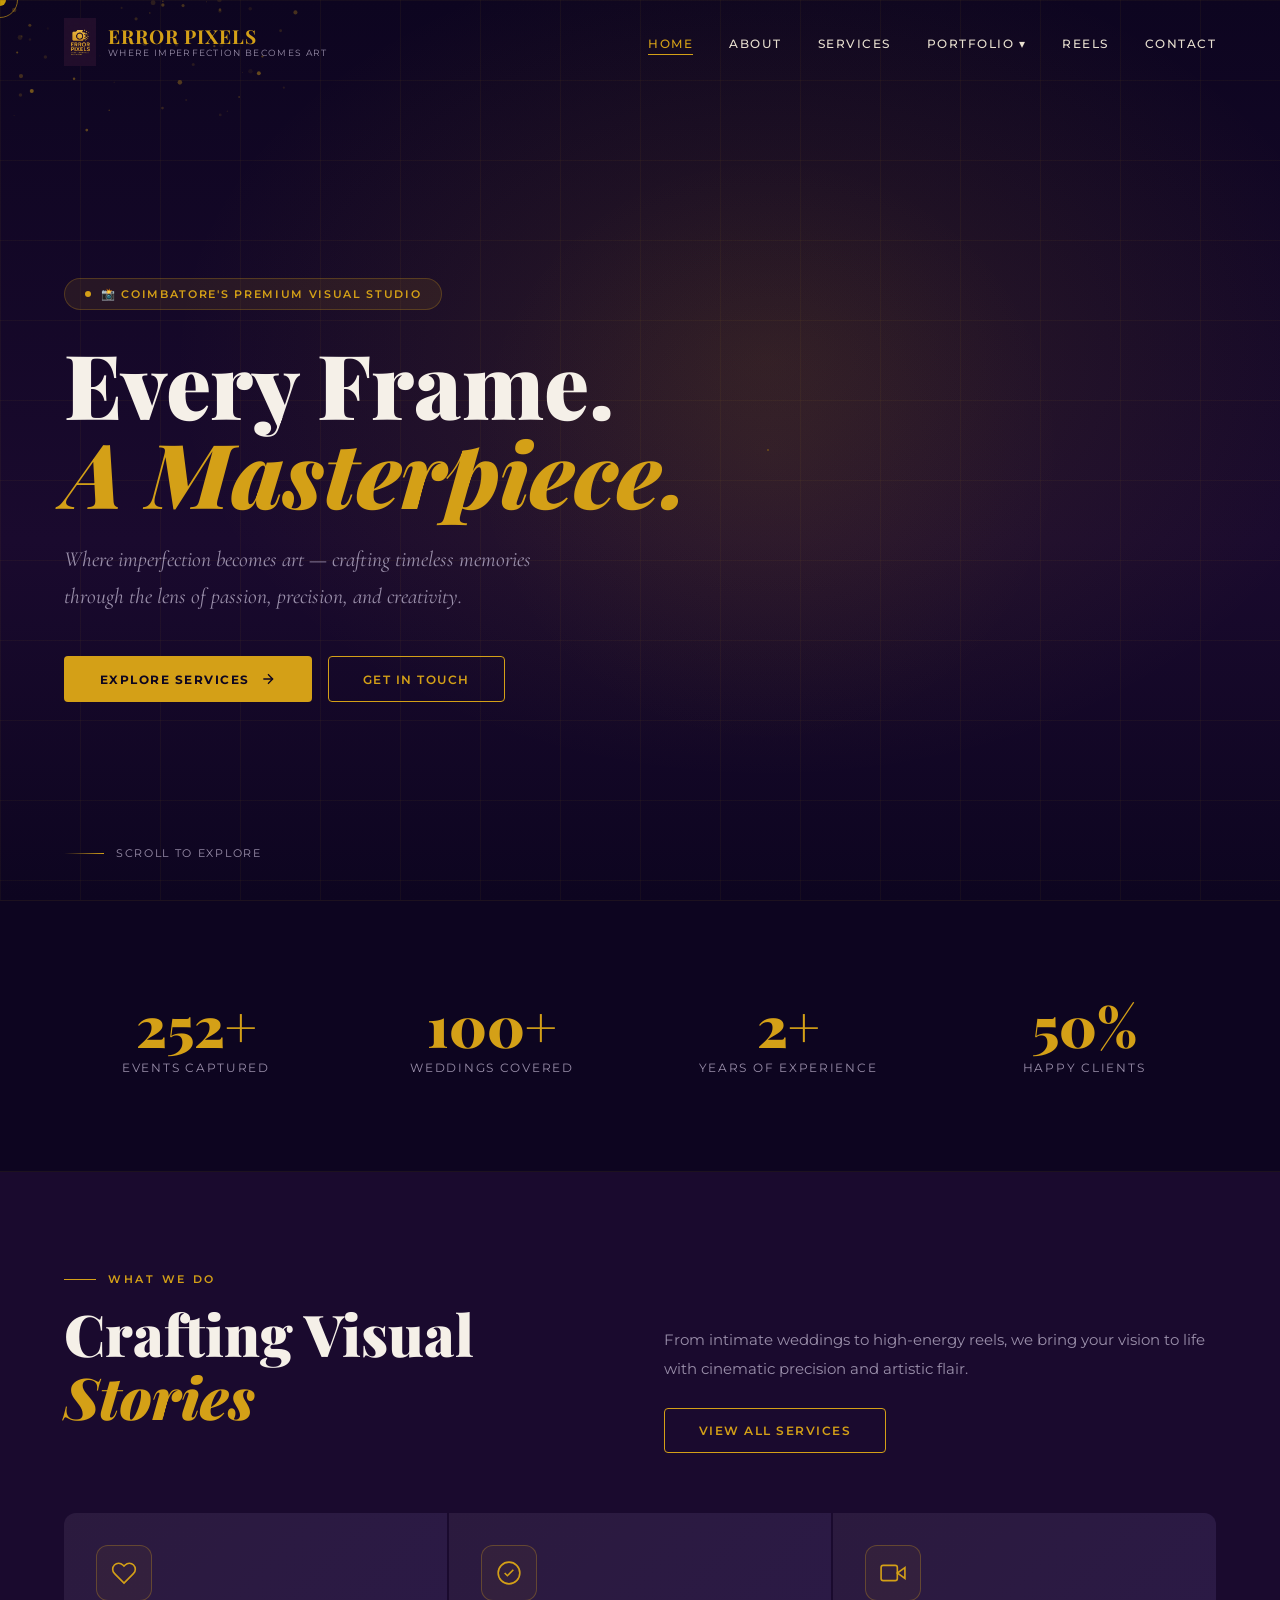
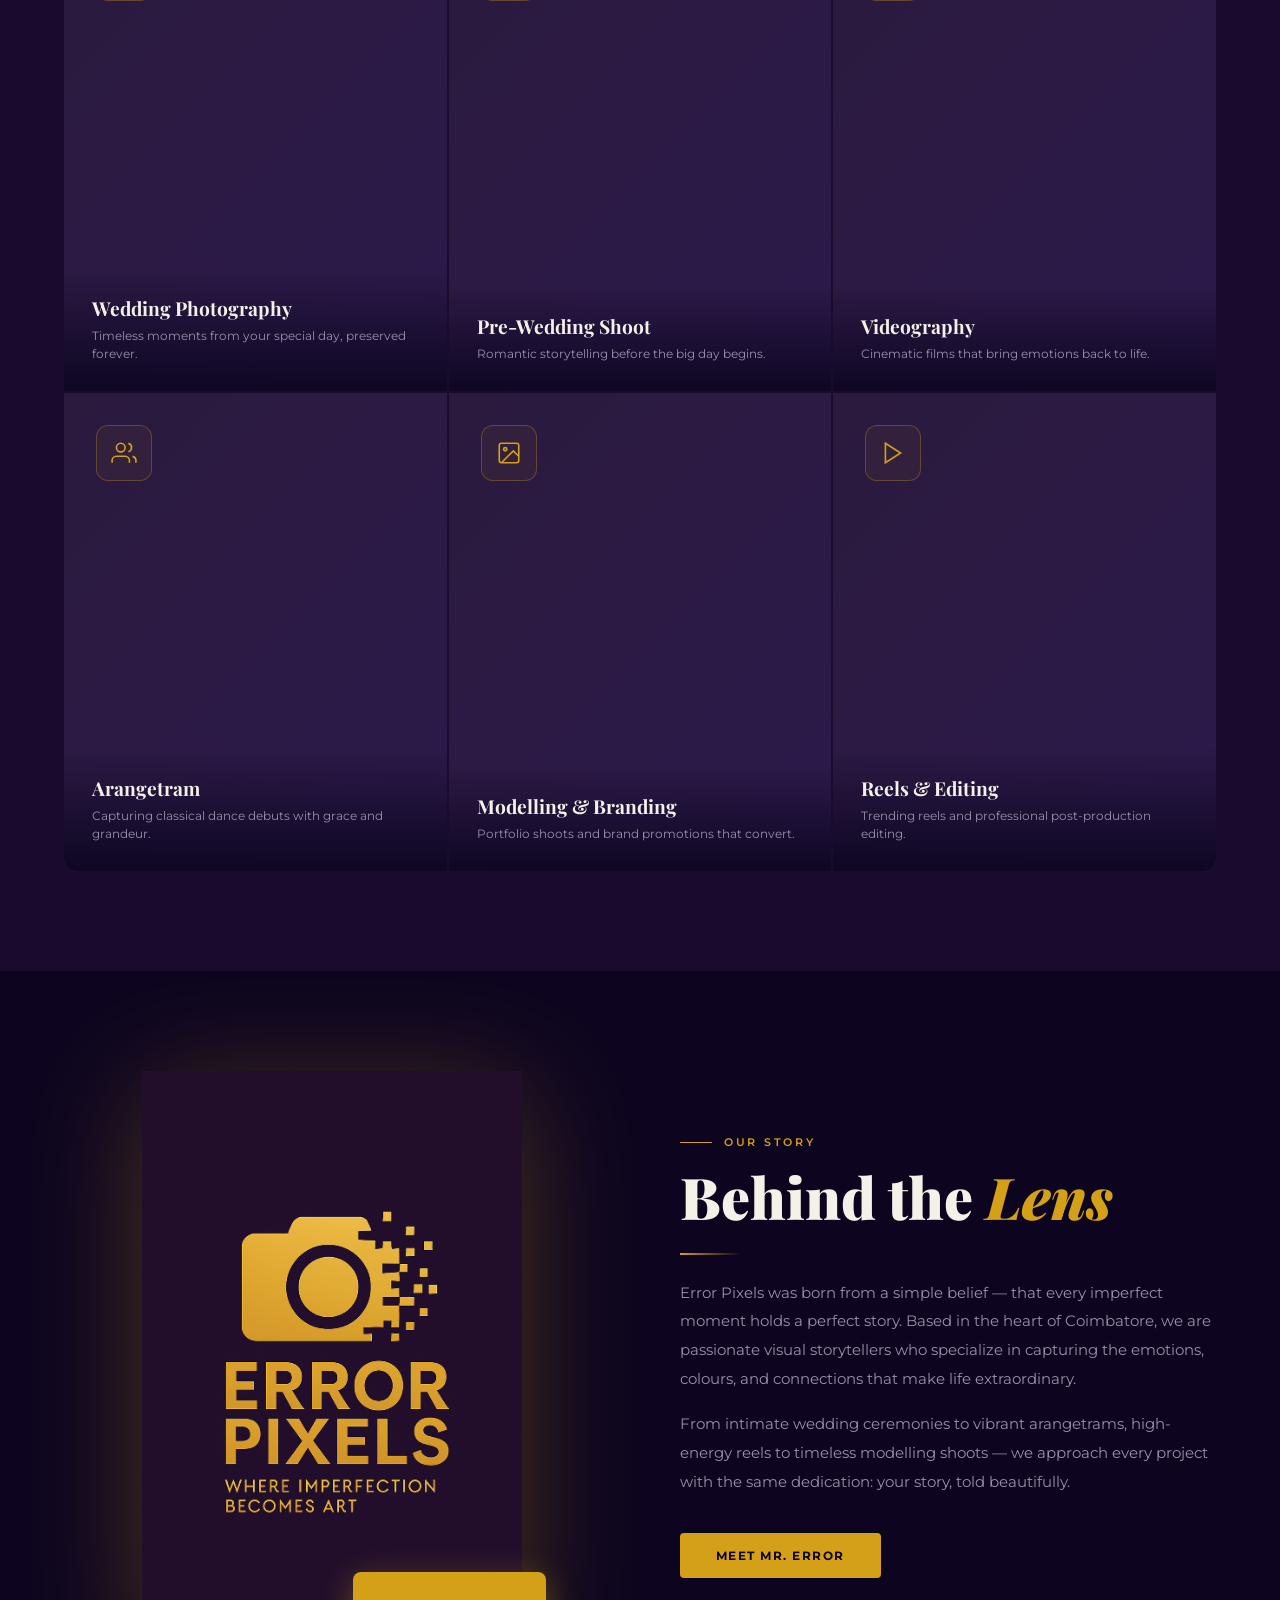
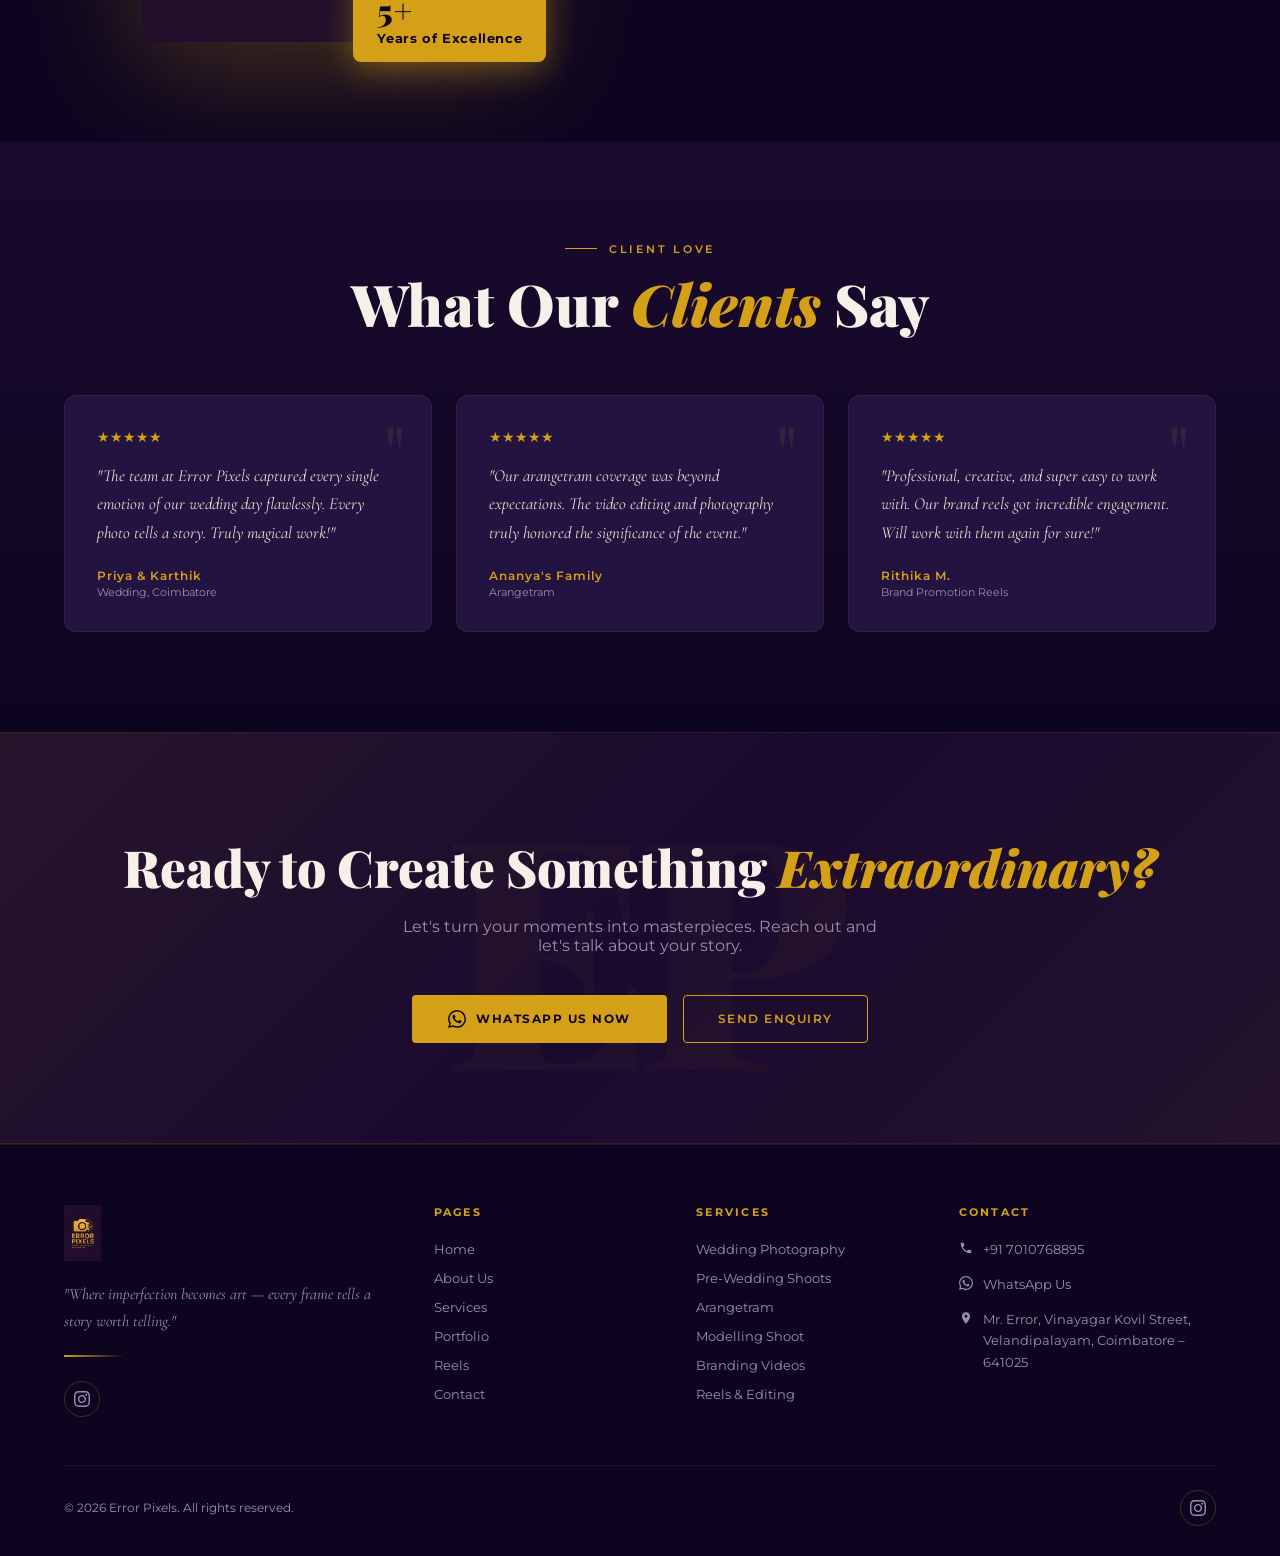
<file: index.html>
<!DOCTYPE html>
<html lang="en">
<head>
  <meta charset="UTF-8">
  <meta name="viewport" content="width=device-width, initial-scale=1.0">
  <title>Error Pixels | Where Imperfection Becomes Art</title>
  <meta name="description" content="Premium photography & videography studio in Coimbatore. Wedding, pre-wedding, arangetram, modelling, branding videos, reels and editing services.">
  <link rel="icon" type="image/png" href="assets/logo.png">
  <link rel="stylesheet" href="css/style.css">
  <style>
    /* ── Hero ── */
    .hero-section {
      min-height: 100vh;
      display: flex; align-items: center;
      position: relative; overflow: hidden;
      background: radial-gradient(ellipse at var(--mx,60%) var(--my,40%), rgba(212,160,23,0.12) 0%, transparent 55%),
                  linear-gradient(180deg, #0D0520 0%, #1A0A2E 60%, #0D0520 100%);
      transition: background 0.3s ease;
    }
    .hero-bg-grid {
      position: absolute; inset: 0;
      background-image: linear-gradient(rgba(212,160,23,0.05) 1px, transparent 1px),
                        linear-gradient(90deg, rgba(212,160,23,0.05) 1px, transparent 1px);
      background-size: 80px 80px;
      animation: fadeIn 2s ease;
    }
    .hero-lens {
      position: absolute;
      width: 600px; height: 600px;
      border-radius: 50%;
      background: radial-gradient(circle, rgba(212,160,23,0.06) 0%, transparent 70%);
      top: 50%; left: 60%;
      transform: translate(-50%,-50%);
      pointer-events: none;
      animation: float 6s ease-in-out infinite;
    }
    .hero-ring {
      position: absolute;
      border-radius: 50%;
      border: 1px solid rgba(212,160,23,0.15);
      top: 50%; left: 60%;
      transform: translate(-50%,-50%);
      animation: rotateGold 30s linear infinite;
    }
    .hero-ring:nth-child(1) { width: 400px; height: 400px; }
    .hero-ring:nth-child(2) { width: 550px; height: 550px; animation-direction: reverse; animation-duration: 45s; }
    .hero-ring:nth-child(3) { width: 700px; height: 700px; animation-duration: 60s; border-style: dashed; }
    .hero-content {
      position: relative; z-index: 2;
      padding: 0 5%;
      max-width: 760px;
      margin-top: 80px;
    }
    .hero-tag {
      display: inline-flex; align-items: center; gap: 10px;
      background: rgba(212,160,23,0.1);
      border: 1px solid rgba(212,160,23,0.25);
      border-radius: 50px;
      padding: 8px 20px;
      font-size: 0.7rem;
      font-weight: 600;
      letter-spacing: 0.15em;
      text-transform: uppercase;
      color: var(--gold);
      margin-bottom: 28px;
      animation: fadeInUp 0.8s 0.2s both;
    }
    .hero-tag::before {
      content: '';
      width: 6px; height: 6px;
      border-radius: 50%;
      background: var(--gold);
      animation: pulse-ring 1.5s ease-out infinite;
    }
    .hero-title {
      font-family: 'Playfair Display', serif;
      font-size: clamp(3rem, 7vw, 6rem);
      font-weight: 900;
      line-height: 1.0;
      color: var(--white);
      margin-bottom: 24px;
      animation: fadeInUp 0.8s 0.4s both;
    }
    .hero-title em {
      font-style: italic;
      color: var(--gold);
      display: block;
    }
    .hero-subtitle {
      font-family: 'Cormorant Garamond', serif;
      font-size: clamp(1rem, 2vw, 1.35rem);
      font-style: italic;
      color: var(--gray);
      line-height: 1.7;
      margin-bottom: 42px;
      max-width: 520px;
      animation: fadeInUp 0.8s 0.6s both;
    }
    .hero-btns {
      display: flex; gap: 16px; flex-wrap: wrap;
      animation: fadeInUp 0.8s 0.8s both;
    }
    .hero-scroll {
      position: absolute; bottom: 40px; left: 5%;
      display: flex; align-items: center; gap: 12px;
      color: var(--gray); font-size: 0.7rem;
      letter-spacing: 0.15em; text-transform: uppercase;
      z-index: 2;
      animation: fadeIn 1s 1.5s both;
    }
    .hero-scroll-line {
      width: 40px; height: 1px;
      background: var(--gold);
      animation: shimmer 2s linear infinite;
      background: linear-gradient(90deg, transparent, var(--gold), transparent);
      background-size: 200% 100%;
    }

    /* ── Stats ── */
    .stats-section {
      padding: 80px 5%;
      background: var(--dark);
      border-top: 1px solid rgba(212,160,23,0.08);
      border-bottom: 1px solid rgba(212,160,23,0.08);
    }
    .stats-grid {
      display: grid; grid-template-columns: repeat(4, 1fr);
      gap: 32px; text-align: center;
    }
    .stat-item { padding: 16px; }
    .stat-number {
      font-family: 'Playfair Display', serif;
      font-size: 3.5rem;
      font-weight: 900;
      color: var(--gold);
      line-height: 1;
      display: block;
    }
    .stat-label {
      font-size: 0.72rem;
      letter-spacing: 0.15em;
      text-transform: uppercase;
      color: var(--gray);
      margin-top: 8px;
      display: block;
    }

    /* ── Services Preview ── */
    .services-preview {
      padding: 100px 5%;
    }
    .services-header {
      display: grid; grid-template-columns: 1fr 1fr;
      gap: 48px; align-items: end;
      margin-bottom: 60px;
    }
    .services-grid {
      display: grid;
      grid-template-columns: repeat(3, 1fr);
      gap: 2px;
    }
    .service-card {
      position: relative; overflow: hidden;
      aspect-ratio: 4/5;
      background: var(--purple-card);
      cursor: pointer;
      transition: var(--transition);
    }
    .service-card:first-child { border-radius: 12px 0 0 0; }
    .service-card:nth-child(3) { border-radius: 0 12px 0 0; }
    .service-card:nth-child(4) { border-radius: 0 0 0 12px; }
    .service-card:last-child { border-radius: 0 0 12px 0; }
    .service-card-bg {
      position: absolute; inset: 0;
      background: linear-gradient(135deg, rgba(212,160,23,0.05), rgba(45,27,78,0.8));
      transition: var(--transition);
    }
    .service-card:hover .service-card-bg { opacity: 0.5; }
    .service-icon {
      position: absolute; top: 32px; left: 32px;
      width: 56px; height: 56px;
      border: 1px solid rgba(212,160,23,0.3);
      border-radius: 12px;
      display: flex; align-items: center; justify-content: center;
      color: var(--gold);
      transition: var(--transition);
      background: rgba(212,160,23,0.05);
    }
    .service-card:hover .service-icon {
      background: var(--gold);
      color: var(--dark);
      border-color: var(--gold);
    }
    .service-card-content {
      position: absolute; bottom: 0; left: 0; right: 0;
      padding: 28px;
      background: linear-gradient(0deg, rgba(13,5,32,0.95) 0%, transparent 100%);
    }
    .service-card h3 {
      font-family: 'Playfair Display', serif;
      font-size: 1.2rem;
      font-weight: 700;
      color: var(--white);
      margin-bottom: 6px;
    }
    .service-card p {
      font-size: 0.75rem;
      color: var(--gray);
      line-height: 1.5;
    }
    .service-card-arrow {
      position: absolute; top: 32px; right: 32px;
      width: 36px; height: 36px;
      border-radius: 50%;
      border: 1px solid rgba(212,160,23,0.3);
      display: flex; align-items: center; justify-content: center;
      color: var(--gold);
      opacity: 0;
      transform: translateX(-8px);
      transition: var(--transition);
    }
    .service-card:hover .service-card-arrow { opacity: 1; transform: translateX(0); }
    .service-card:hover { transform: scale(1.015); z-index: 2; }

    /* ── About Preview ── */
    .about-preview {
      padding: 100px 5%;
      background: var(--dark);
    }
    .about-preview-grid {
      display: grid; grid-template-columns: 1fr 1fr;
      gap: 80px; align-items: center;
    }
    .about-visual {
      position: relative;
    }
    .about-camera {
      width: 100%; max-width: 380px;
      display: block; margin: 0 auto;
      animation: float 5s ease-in-out infinite;
      filter: drop-shadow(0 20px 60px rgba(212,160,23,0.3));
    }
    .about-badge {
      position: absolute; bottom: -20px; right: 10%;
      background: var(--gold);
      color: var(--dark);
      padding: 16px 24px;
      border-radius: 8px;
      font-weight: 700;
      font-size: 0.8rem;
      letter-spacing: 0.05em;
      box-shadow: 0 8px 32px rgba(212,160,23,0.4);
    }
    .about-badge span {
      display: block;
      font-family: 'Playfair Display', serif;
      font-size: 2rem;
      font-weight: 900;
    }

    /* ── Testimonials ── */
    .testimonials {
      padding: 100px 5%;
      background: linear-gradient(180deg, var(--deep-purple) 0%, var(--dark) 100%);
    }
    .testimonials-grid {
      display: grid; grid-template-columns: repeat(3, 1fr);
      gap: 24px; margin-top: 60px;
    }
    .testimonial-card {
      background: var(--purple-card);
      border: 1px solid rgba(212,160,23,0.1);
      border-radius: 12px;
      padding: 32px;
      transition: var(--transition);
      position: relative;
    }
    .testimonial-card::before {
      content: '"';
      position: absolute; top: 16px; right: 24px;
      font-family: 'Playfair Display', serif;
      font-size: 5rem;
      color: rgba(212,160,23,0.1);
      line-height: 1;
    }
    .testimonial-card:hover {
      border-color: rgba(212,160,23,0.3);
      transform: translateY(-4px);
      box-shadow: 0 16px 48px rgba(0,0,0,0.3);
    }
    .stars { color: var(--gold); font-size: 0.9rem; margin-bottom: 16px; }
    .testimonial-text {
      font-family: 'Cormorant Garamond', serif;
      font-style: italic;
      font-size: 1.05rem;
      line-height: 1.7;
      color: var(--off-white);
      margin-bottom: 20px;
    }
    .testimonial-author {
      font-size: 0.78rem;
      font-weight: 600;
      color: var(--gold);
      letter-spacing: 0.08em;
    }
    .testimonial-event { font-size: 0.7rem; color: var(--gray); margin-top: 2px; }

    /* ── CTA Banner ── */
    .cta-banner {
      padding: 100px 5%;
      text-align: center;
      background: linear-gradient(135deg, rgba(212,160,23,0.08) 0%, transparent 50%,rgba(212,160,23,0.05) 100%);
      border-top: 1px solid rgba(212,160,23,0.1);
      border-bottom: 1px solid rgba(212,160,23,0.1);
      position: relative; overflow: hidden;
    }
    .cta-banner::before {
      content: 'EP';
      position: absolute;
      font-family: 'Playfair Display', serif;
      font-size: 20rem;
      font-weight: 900;
      color: rgba(212,160,23,0.03);
      top: 50%; left: 50%;
      transform: translate(-50%, -50%);
      pointer-events: none;
      letter-spacing: -0.05em;
    }
    .cta-banner h2 {
      font-family: 'Playfair Display', serif;
      font-size: clamp(2rem, 4vw, 3.2rem);
      font-weight: 900;
      color: var(--white);
      margin-bottom: 16px;
      position: relative;
    }
    .cta-banner h2 em { color: var(--gold); font-style: italic; }
    .cta-banner p {
      color: var(--gray);
      font-size: 1rem;
      margin-bottom: 40px;
      max-width: 500px;
      margin-left: auto; margin-right: auto;
      position: relative;
    }
    .cta-btns { display: flex; gap: 16px; justify-content: center; flex-wrap: wrap; position: relative; }

    @media (max-width: 900px) {
      .stats-grid { grid-template-columns: repeat(2, 1fr); }
      .services-grid { grid-template-columns: repeat(2, 1fr); }
      .services-header { grid-template-columns: 1fr; }
      .about-preview-grid { grid-template-columns: 1fr; }
      .testimonials-grid { grid-template-columns: 1fr; }
    }
    @media (max-width: 600px) {
      .hero-btns { flex-direction: column; }
      .stats-grid { grid-template-columns: repeat(2, 1fr); gap: 16px; }
      .services-grid { grid-template-columns: 1fr; }
    }
  </style>
</head>
<body>

  <!-- Navbar -->
  <nav class="navbar" id="navbar">
    <a href="index.html" class="nav-logo">
      <img src="assets/logo.png" alt="Error Pixels Logo">
      <span class="nav-logo-text">ERROR PIXELS<span class="nav-logo-sub">Where Imperfection Becomes Art</span></span>
    </a>
    <ul class="nav-links">
      <li><a href="index.html" class="active">Home</a></li>
      <li><a href="pages/about.html">About</a></li>
      <li><a href="pages/services.html">Services</a></li>
      <li class="nav-item">
        <a href="pages/portfolio.html">Portfolio ▾</a>
        <div class="dropdown" id="portfolio-dropdown">
          <a href="pages/portfolio.html">All Work</a>
          <a href="pages/gallery.html?cat=wedding">Weddings</a>
          <a href="pages/gallery.html?cat=prewedding">Pre-Wedding</a>
          <a href="pages/gallery.html?cat=arangetram">Arangetram</a>
          <a href="pages/gallery.html?cat=modelling">Modelling</a>
          <a href="pages/gallery.html?cat=branding">Branding</a>
        </div>
      </li>
      <li><a href="pages/reels.html">Reels</a></li>
      <li><a href="pages/contact.html">Contact</a></li>
    </ul>
    <button class="hamburger" aria-label="Menu"><span></span><span></span><span></span></button>
  </nav>
  <div class="mobile-menu">
    <a href="index.html">Home</a>
    <a href="pages/about.html">About</a>
    <a href="pages/services.html">Services</a>
    <a href="pages/portfolio.html">Portfolio</a>
    <a href="pages/reels.html">Reels</a>
    <a href="pages/contact.html">Contact</a>
  </div>

  <!-- Hero -->
  <section class="hero-section" id="home">
    <canvas id="particles-canvas"></canvas>
    <div class="hero-bg-grid"></div>
    <div class="hero-lens"></div>
    <div class="hero-ring"></div>
    <div class="hero-ring"></div>
    <div class="hero-ring"></div>

    <div class="hero-content">
      <div class="hero-tag">
        📸 Coimbatore's Premium Visual Studio
      </div>
      <h1 class="hero-title">
        Every Frame.<br>
        <em>A Masterpiece.</em>
      </h1>
      <p class="hero-subtitle">
        Where imperfection becomes art — crafting timeless memories through the lens of passion, precision, and creativity.
      </p>
      <div class="hero-btns">
        <a href="pages/services.html" class="btn-primary">
          Explore Services
          <svg width="16" height="16" viewBox="0 0 24 24" fill="none" stroke="currentColor" stroke-width="2"><line x1="5" y1="12" x2="19" y2="12"/><polyline points="12 5 19 12 12 19"/></svg>
        </a>
        <a href="pages/contact.html" class="btn-outline">Get in Touch</a>
      </div>
    </div>

    <div class="hero-scroll">
      <span class="hero-scroll-line"></span>
      Scroll to explore
    </div>
  </section>

  <!-- Stats -->
  <section class="stats-section">
    <div class="stats-grid">
      <div class="stat-item reveal" data-delay="0">
        <span class="stat-number" data-target="500" data-suffix="+">0+</span>
        <span class="stat-label">Events Captured</span>
      </div>
      <div class="stat-item reveal" data-delay="100">
        <span class="stat-number" data-target="200" data-suffix="+">0+</span>
        <span class="stat-label">Weddings Covered</span>
      </div>
      <div class="stat-item reveal" data-delay="200">
        <span class="stat-number" data-target="5" data-suffix="+">0+</span>
        <span class="stat-label">Years of Experience</span>
      </div>
      <div class="stat-item reveal" data-delay="300">
        <span class="stat-number" data-target="100" data-suffix="%">0%</span>
        <span class="stat-label">Happy Clients</span>
      </div>
    </div>
  </section>

  <!-- Services Preview -->
  <section class="services-preview">
    <div class="services-header">
      <div>
        <div class="section-label reveal">What We Do</div>
        <h2 class="section-title reveal">Crafting Visual <span>Stories</span></h2>
      </div>
      <div>
        <p class="section-body reveal">From intimate weddings to high-energy reels, we bring your vision to life with cinematic precision and artistic flair.</p>
        <a href="pages/services.html" class="btn-outline reveal" style="margin-top:24px;display:inline-flex;">View All Services</a>
      </div>
    </div>
    <div class="services-grid">
      <a href="pages/services.html" class="service-card reveal">
        <div class="service-card-bg"></div>
        <div class="service-icon">
          <svg width="26" height="26" viewBox="0 0 24 24" fill="none" stroke="currentColor" stroke-width="1.5"><path d="M20.84 4.61a5.5 5.5 0 0 0-7.78 0L12 5.67l-1.06-1.06a5.5 5.5 0 0 0-7.78 7.78l1.06 1.06L12 21.23l7.78-7.78 1.06-1.06a5.5 5.5 0 0 0 0-7.78z"/></svg>
        </div>
        <div class="service-card-arrow">→</div>
        <div class="service-card-content">
          <h3>Wedding Photography</h3>
          <p>Timeless moments from your special day, preserved forever.</p>
        </div>
      </a>
      <a href="pages/services.html" class="service-card reveal" data-delay="80">
        <div class="service-card-bg"></div>
        <div class="service-icon">
          <svg width="26" height="26" viewBox="0 0 24 24" fill="none" stroke="currentColor" stroke-width="1.5"><circle cx="12" cy="12" r="10"/><path d="M8 12l2.5 2.5L16 9"/></svg>
        </div>
        <div class="service-card-arrow">→</div>
        <div class="service-card-content">
          <h3>Pre-Wedding Shoot</h3>
          <p>Romantic storytelling before the big day begins.</p>
        </div>
      </a>
      <a href="pages/services.html" class="service-card reveal" data-delay="160">
        <div class="service-card-bg"></div>
        <div class="service-icon">
          <svg width="26" height="26" viewBox="0 0 24 24" fill="none" stroke="currentColor" stroke-width="1.5"><polygon points="23 7 16 12 23 17 23 7"/><rect x="1" y="5" width="15" height="14" rx="2" ry="2"/></svg>
        </div>
        <div class="service-card-arrow">→</div>
        <div class="service-card-content">
          <h3>Videography</h3>
          <p>Cinematic films that bring emotions back to life.</p>
        </div>
      </a>
      <a href="pages/services.html" class="service-card reveal" data-delay="0">
        <div class="service-card-bg"></div>
        <div class="service-icon">
          <svg width="26" height="26" viewBox="0 0 24 24" fill="none" stroke="currentColor" stroke-width="1.5"><path d="M17 21v-2a4 4 0 0 0-4-4H5a4 4 0 0 0-4 4v2"/><circle cx="9" cy="7" r="4"/><path d="M23 21v-2a4 4 0 0 0-3-3.87"/><path d="M16 3.13a4 4 0 0 1 0 7.75"/></svg>
        </div>
        <div class="service-card-arrow">→</div>
        <div class="service-card-content">
          <h3>Arangetram</h3>
          <p>Capturing classical dance debuts with grace and grandeur.</p>
        </div>
      </a>
      <a href="pages/services.html" class="service-card reveal" data-delay="80">
        <div class="service-card-bg"></div>
        <div class="service-icon">
          <svg width="26" height="26" viewBox="0 0 24 24" fill="none" stroke="currentColor" stroke-width="1.5"><rect x="3" y="3" width="18" height="18" rx="2"/><circle cx="8.5" cy="8.5" r="1.5"/><polyline points="21 15 16 10 5 21"/></svg>
        </div>
        <div class="service-card-arrow">→</div>
        <div class="service-card-content">
          <h3>Modelling & Branding</h3>
          <p>Portfolio shoots and brand promotions that convert.</p>
        </div>
      </a>
      <a href="pages/reels.html" class="service-card reveal" data-delay="160">
        <div class="service-card-bg"></div>
        <div class="service-icon">
          <svg width="26" height="26" viewBox="0 0 24 24" fill="none" stroke="currentColor" stroke-width="1.5"><polygon points="5 3 19 12 5 21 5 3"/></svg>
        </div>
        <div class="service-card-arrow">→</div>
        <div class="service-card-content">
          <h3>Reels & Editing</h3>
          <p>Trending reels and professional post-production editing.</p>
        </div>
      </a>
    </div>
  </section>

  <!-- About Preview -->
  <section class="about-preview">
    <div class="about-preview-grid">
      <div class="about-visual reveal-left">
        <img src="assets/logo.png" alt="Error Pixels Camera" class="about-camera">
        <div class="about-badge">
          <span>5+</span>
          Years of Excellence
        </div>
      </div>
      <div class="reveal-right">
        <div class="section-label">Our Story</div>
        <h2 class="section-title">Behind the <span>Lens</span></h2>
        <div class="gold-divider"></div>
        <p class="section-body">
          Error Pixels was born from a simple belief — that every imperfect moment holds a perfect story. Based in the heart of Coimbatore, we are passionate visual storytellers who specialize in capturing the emotions, colours, and connections that make life extraordinary.
        </p>
        <p class="section-body" style="margin-top:16px;">
          From intimate wedding ceremonies to vibrant arangetrams, high-energy reels to timeless modelling shoots — we approach every project with the same dedication: your story, told beautifully.
        </p>
        <a href="pages/about.html" class="btn-primary" style="margin-top:36px;">Meet Mr. Error</a>
      </div>
    </div>
  </section>

  <!-- Testimonials -->
  <section class="testimonials">
    <div style="text-align:center;margin-bottom:20px;">
      <div class="section-label" style="justify-content:center;">Client Love</div>
      <h2 class="section-title">What Our <span>Clients</span> Say</h2>
    </div>
    <div class="testimonials-grid">
      <div class="testimonial-card reveal">
        <div class="stars">★★★★★</div>
        <p class="testimonial-text">"The team at Error Pixels captured every single emotion of our wedding day flawlessly. Every photo tells a story. Truly magical work!"</p>
        <div class="testimonial-author">Priya & Karthik</div>
        <div class="testimonial-event">Wedding, Coimbatore</div>
      </div>
      <div class="testimonial-card reveal" data-delay="100">
        <div class="stars">★★★★★</div>
        <p class="testimonial-text">"Our arangetram coverage was beyond expectations. The video editing and photography truly honored the significance of the event."</p>
        <div class="testimonial-author">Ananya's Family</div>
        <div class="testimonial-event">Arangetram</div>
      </div>
      <div class="testimonial-card reveal" data-delay="200">
        <div class="stars">★★★★★</div>
        <p class="testimonial-text">"Professional, creative, and super easy to work with. Our brand reels got incredible engagement. Will work with them again for sure!"</p>
        <div class="testimonial-author">Rithika M.</div>
        <div class="testimonial-event">Brand Promotion Reels</div>
      </div>
    </div>
  </section>

  <!-- CTA Banner -->
  <section class="cta-banner">
    <h2 class="reveal">Ready to Create Something <em>Extraordinary?</em></h2>
    <p class="reveal">Let's turn your moments into masterpieces. Reach out and let's talk about your story.</p>
    <div class="cta-btns reveal">
      <a href="https://wa.me/917010768895?text=Hi%20Error%20Pixels!%20I'd%20like%20to%20enquire%20about%20your%20photography%2Fvideography%20services." class="btn-primary" target="_blank" rel="noopener">
        <svg width="18" height="18" viewBox="0 0 24 24" fill="currentColor"><path d="M17.472 14.382c-.297-.149-1.758-.867-2.03-.967-.273-.099-.471-.148-.67.15-.197.297-.767.966-.94 1.164-.173.199-.347.223-.644.075-.297-.15-1.255-.463-2.39-1.475-.883-.788-1.48-1.761-1.653-2.059-.173-.297-.018-.458.13-.606.134-.133.298-.347.446-.52.149-.174.198-.298.298-.497.099-.198.05-.371-.025-.52-.075-.149-.669-1.612-.916-2.207-.242-.579-.487-.5-.669-.51-.173-.008-.371-.01-.57-.01-.198 0-.52.074-.792.372-.272.297-1.04 1.016-1.04 2.479 0 1.462 1.065 2.875 1.213 3.074.149.198 2.096 3.2 5.077 4.487.709.306 1.262.489 1.694.625.712.227 1.36.195 1.871.118.571-.085 1.758-.719 2.006-1.413.248-.694.248-1.289.173-1.413-.074-.124-.272-.198-.57-.347m-5.421 7.403h-.004a9.87 9.87 0 01-5.031-1.378l-.361-.214-3.741.982.998-3.648-.235-.374a9.86 9.86 0 01-1.51-5.26c.001-5.45 4.436-9.884 9.888-9.884 2.64 0 5.122 1.03 6.988 2.898a9.825 9.825 0 012.893 6.994c-.003 5.45-4.437 9.884-9.885 9.884m8.413-18.297A11.815 11.815 0 0012.05 0C5.495 0 .16 5.335.157 11.892c0 2.096.547 4.142 1.588 5.945L.057 24l6.305-1.654a11.882 11.882 0 005.683 1.448h.005c6.554 0 11.89-5.335 11.893-11.893a11.821 11.821 0 00-3.48-8.413z"/></svg>
        WhatsApp Us Now
      </a>
      <a href="pages/contact.html" class="btn-outline">Send Enquiry</a>
    </div>
  </section>

  <!-- Footer -->
  <footer>
    <div class="footer-grid">
      <div class="footer-brand">
        <img src="assets/logo.png" alt="Error Pixels">
        <p>"Where imperfection becomes art — every frame tells a story worth telling."</p>
        <div class="gold-divider" style="margin-top:20px;"></div>
        <div class="social-links" style="margin-top:16px;">
          <a href="https://www.instagram.com/error_pixels" target="_blank" rel="noopener" aria-label="Instagram">
            <svg width="16" height="16" viewBox="0 0 24 24" fill="currentColor"><path d="M12 2.163c3.204 0 3.584.012 4.85.07 3.252.148 4.771 1.691 4.919 4.919.058 1.265.069 1.645.069 4.849 0 3.205-.012 3.584-.069 4.849-.149 3.225-1.664 4.771-4.919 4.919-1.266.058-1.644.07-4.85.07-3.204 0-3.584-.012-4.849-.07-3.26-.149-4.771-1.699-4.919-4.92-.058-1.265-.07-1.644-.07-4.849 0-3.204.013-3.583.07-4.849.149-3.227 1.664-4.771 4.919-4.919 1.266-.057 1.645-.069 4.849-.069zm0-2.163c-3.259 0-3.667.014-4.947.072-4.358.2-6.78 2.618-6.98 6.98-.059 1.281-.073 1.689-.073 4.948 0 3.259.014 3.668.072 4.948.2 4.358 2.618 6.78 6.98 6.98 1.281.058 1.689.072 4.948.072 3.259 0 3.668-.014 4.948-.072 4.354-.2 6.782-2.618 6.979-6.98.059-1.28.073-1.689.073-4.948 0-3.259-.014-3.667-.072-4.947-.196-4.354-2.617-6.78-6.979-6.98-1.281-.059-1.69-.073-4.949-.073zm0 5.838c-3.403 0-6.162 2.759-6.162 6.162s2.759 6.163 6.162 6.163 6.162-2.759 6.162-6.163c0-3.403-2.759-6.162-6.162-6.162zm0 10.162c-2.209 0-4-1.79-4-4 0-2.209 1.791-4 4-4s4 1.791 4 4c0 2.21-1.791 4-4 4zm6.406-11.845c-.796 0-1.441.645-1.441 1.44s.645 1.44 1.441 1.44c.795 0 1.439-.645 1.439-1.44s-.644-1.44-1.439-1.44z"/></svg>
          </a>
        </div>
      </div>
      <div class="footer-col">
        <h4>Pages</h4>
        <ul>
          <li><a href="index.html">Home</a></li>
          <li><a href="pages/about.html">About Us</a></li>
          <li><a href="pages/services.html">Services</a></li>
          <li><a href="pages/portfolio.html">Portfolio</a></li>
          <li><a href="pages/reels.html">Reels</a></li>
          <li><a href="pages/contact.html">Contact</a></li>
        </ul>
      </div>
      <div class="footer-col">
        <h4>Services</h4>
        <ul>
          <li><a href="pages/services.html">Wedding Photography</a></li>
          <li><a href="pages/services.html">Pre-Wedding Shoots</a></li>
          <li><a href="pages/services.html">Arangetram</a></li>
          <li><a href="pages/services.html">Modelling Shoot</a></li>
          <li><a href="pages/services.html">Branding Videos</a></li>
          <li><a href="pages/services.html">Reels & Editing</a></li>
        </ul>
      </div>
      <div class="footer-col">
        <h4>Contact</h4>
        <a class="footer-contact-item" href="tel:+917010768895">
          <svg width="14" height="14" viewBox="0 0 24 24" fill="currentColor"><path d="M6.62 10.79a15.053 15.053 0 006.59 6.59l2.2-2.2c.27-.27.67-.36 1.02-.24 1.12.37 2.33.57 3.57.57.55 0 1 .45 1 1V20c0 .55-.45 1-1 1-9.39 0-17-7.61-17-17 0-.55.45-1 1-1h3.5c.55 0 1 .45 1 1 0 1.25.2 2.45.57 3.57.11.35.03.74-.25 1.02l-2.2 2.2z"/></svg>
          +91 7010768895
        </a>
        <a class="footer-contact-item" href="https://wa.me/917010768895" target="_blank" rel="noopener">
          <svg width="14" height="14" viewBox="0 0 24 24" fill="currentColor"><path d="M17.472 14.382c-.297-.149-1.758-.867-2.03-.967-.273-.099-.471-.148-.67.15-.197.297-.767.966-.94 1.164-.173.199-.347.223-.644.075-.297-.15-1.255-.463-2.39-1.475-.883-.788-1.48-1.761-1.653-2.059-.173-.297-.018-.458.13-.606.134-.133.298-.347.446-.52.149-.174.198-.298.298-.497.099-.198.05-.371-.025-.52-.075-.149-.669-1.612-.916-2.207-.242-.579-.487-.5-.669-.51-.173-.008-.371-.01-.57-.01-.198 0-.52.074-.792.372-.272.297-1.04 1.016-1.04 2.479 0 1.462 1.065 2.875 1.213 3.074.149.198 2.096 3.2 5.077 4.487.709.306 1.262.489 1.694.625.712.227 1.36.195 1.871.118.571-.085 1.758-.719 2.006-1.413.248-.694.248-1.289.173-1.413-.074-.124-.272-.198-.57-.347m-5.421 7.403h-.004a9.87 9.87 0 01-5.031-1.378l-.361-.214-3.741.982.998-3.648-.235-.374a9.86 9.86 0 01-1.51-5.26c.001-5.45 4.436-9.884 9.888-9.884 2.64 0 5.122 1.03 6.988 2.898a9.825 9.825 0 012.893 6.994c-.003 5.45-4.437 9.884-9.885 9.884m8.413-18.297A11.815 11.815 0 0012.05 0C5.495 0 .16 5.335.157 11.892c0 2.096.547 4.142 1.588 5.945L.057 24l6.305-1.654a11.882 11.882 0 005.683 1.448h.005c6.554 0 11.89-5.335 11.893-11.893a11.821 11.821 0 00-3.48-8.413z"/></svg>
          WhatsApp Us
        </a>
        <div class="footer-contact-item" style="cursor:default;">
          <svg width="14" height="14" viewBox="0 0 24 24" fill="currentColor"><path d="M12 2C8.13 2 5 5.13 5 9c0 5.25 7 13 7 13s7-7.75 7-13c0-3.87-3.13-7-7-7zm0 9.5c-1.38 0-2.5-1.12-2.5-2.5s1.12-2.5 2.5-2.5 2.5 1.12 2.5 2.5-1.12 2.5-2.5 2.5z"/></svg>
          Mr. Error, Vinayagar Kovil Street,<br>Velandipalayam, Coimbatore – 641025
        </div>
      </div>
    </div>
    <div class="footer-bottom">
      <p>© <span id="year"></span> Error Pixels. All rights reserved.</p>
      <div class="social-links">
        <a href="https://www.instagram.com/error_pixels" target="_blank" rel="noopener" aria-label="Instagram">
          <svg width="16" height="16" viewBox="0 0 24 24" fill="currentColor"><path d="M12 2.163c3.204 0 3.584.012 4.85.07 3.252.148 4.771 1.691 4.919 4.919.058 1.265.069 1.645.069 4.849 0 3.205-.012 3.584-.069 4.849-.149 3.225-1.664 4.771-4.919 4.919-1.266.058-1.644.07-4.85.07-3.204 0-3.584-.012-4.849-.07-3.26-.149-4.771-1.699-4.919-4.92-.058-1.265-.07-1.644-.07-4.849 0-3.204.013-3.583.07-4.849.149-3.227 1.664-4.771 4.919-4.919 1.266-.057 1.645-.069 4.849-.069zm0-2.163c-3.259 0-3.667.014-4.947.072-4.358.2-6.78 2.618-6.98 6.98-.059 1.281-.073 1.689-.073 4.948 0 3.259.014 3.668.072 4.948.2 4.358 2.618 6.78 6.98 6.98 1.281.058 1.689.072 4.948.072 3.259 0 3.668-.014 4.948-.072 4.354-.2 6.782-2.618 6.979-6.98.059-1.28.073-1.689.073-4.948 0-3.259-.014-3.667-.072-4.947-.196-4.354-2.617-6.78-6.979-6.98-1.281-.059-1.69-.073-4.949-.073zm0 5.838c-3.403 0-6.162 2.759-6.162 6.162s2.759 6.163 6.162 6.163 6.162-2.759 6.162-6.163c0-3.403-2.759-6.162-6.162-6.162zm0 10.162c-2.209 0-4-1.79-4-4 0-2.209 1.791-4 4-4s4 1.791 4 4c0 2.21-1.791 4-4 4zm6.406-11.845c-.796 0-1.441.645-1.441 1.44s.645 1.44 1.441 1.44c.795 0 1.439-.645 1.439-1.44s-.644-1.44-1.439-1.44z"/></svg>
        </a>
      </div>
    </div>
  </footer>

  <script src="js/main.js"></script>
  <script>document.getElementById('year').textContent = new Date().getFullYear();</script>
</body>
</html>
</file>
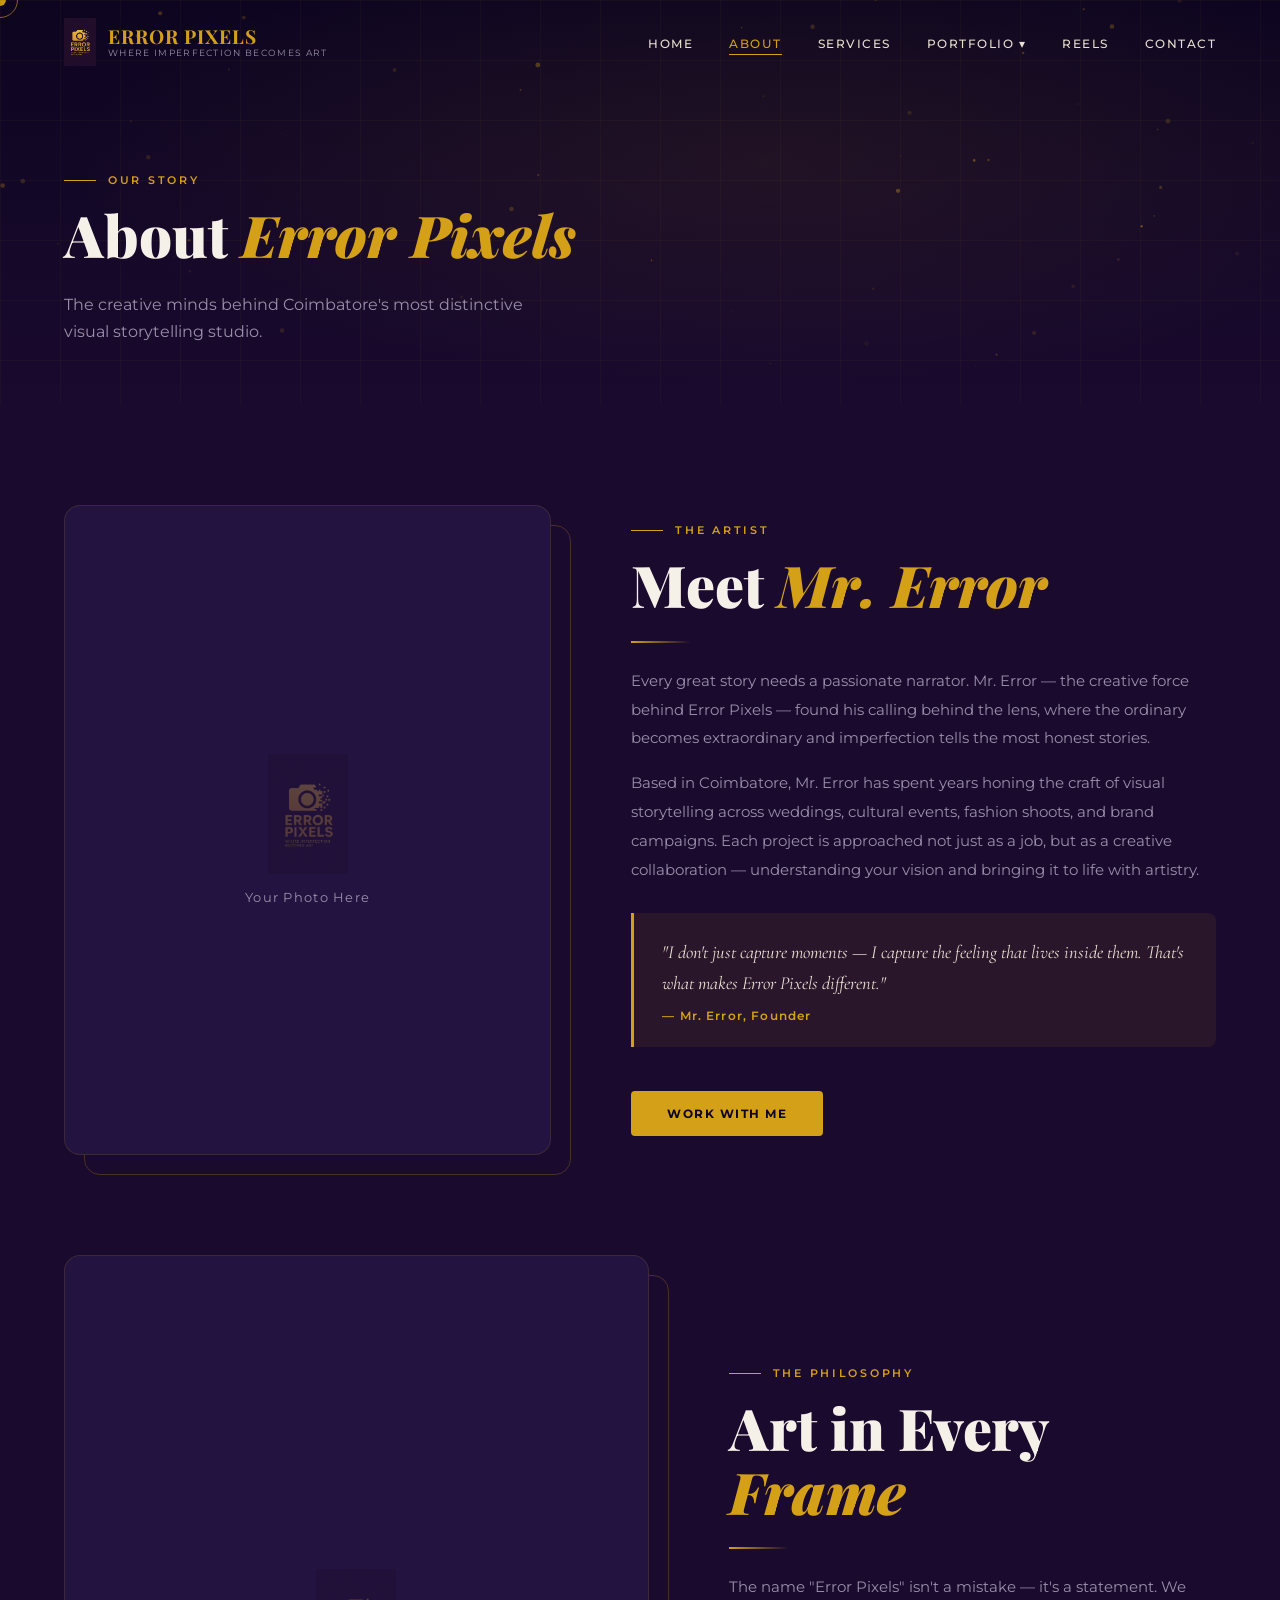
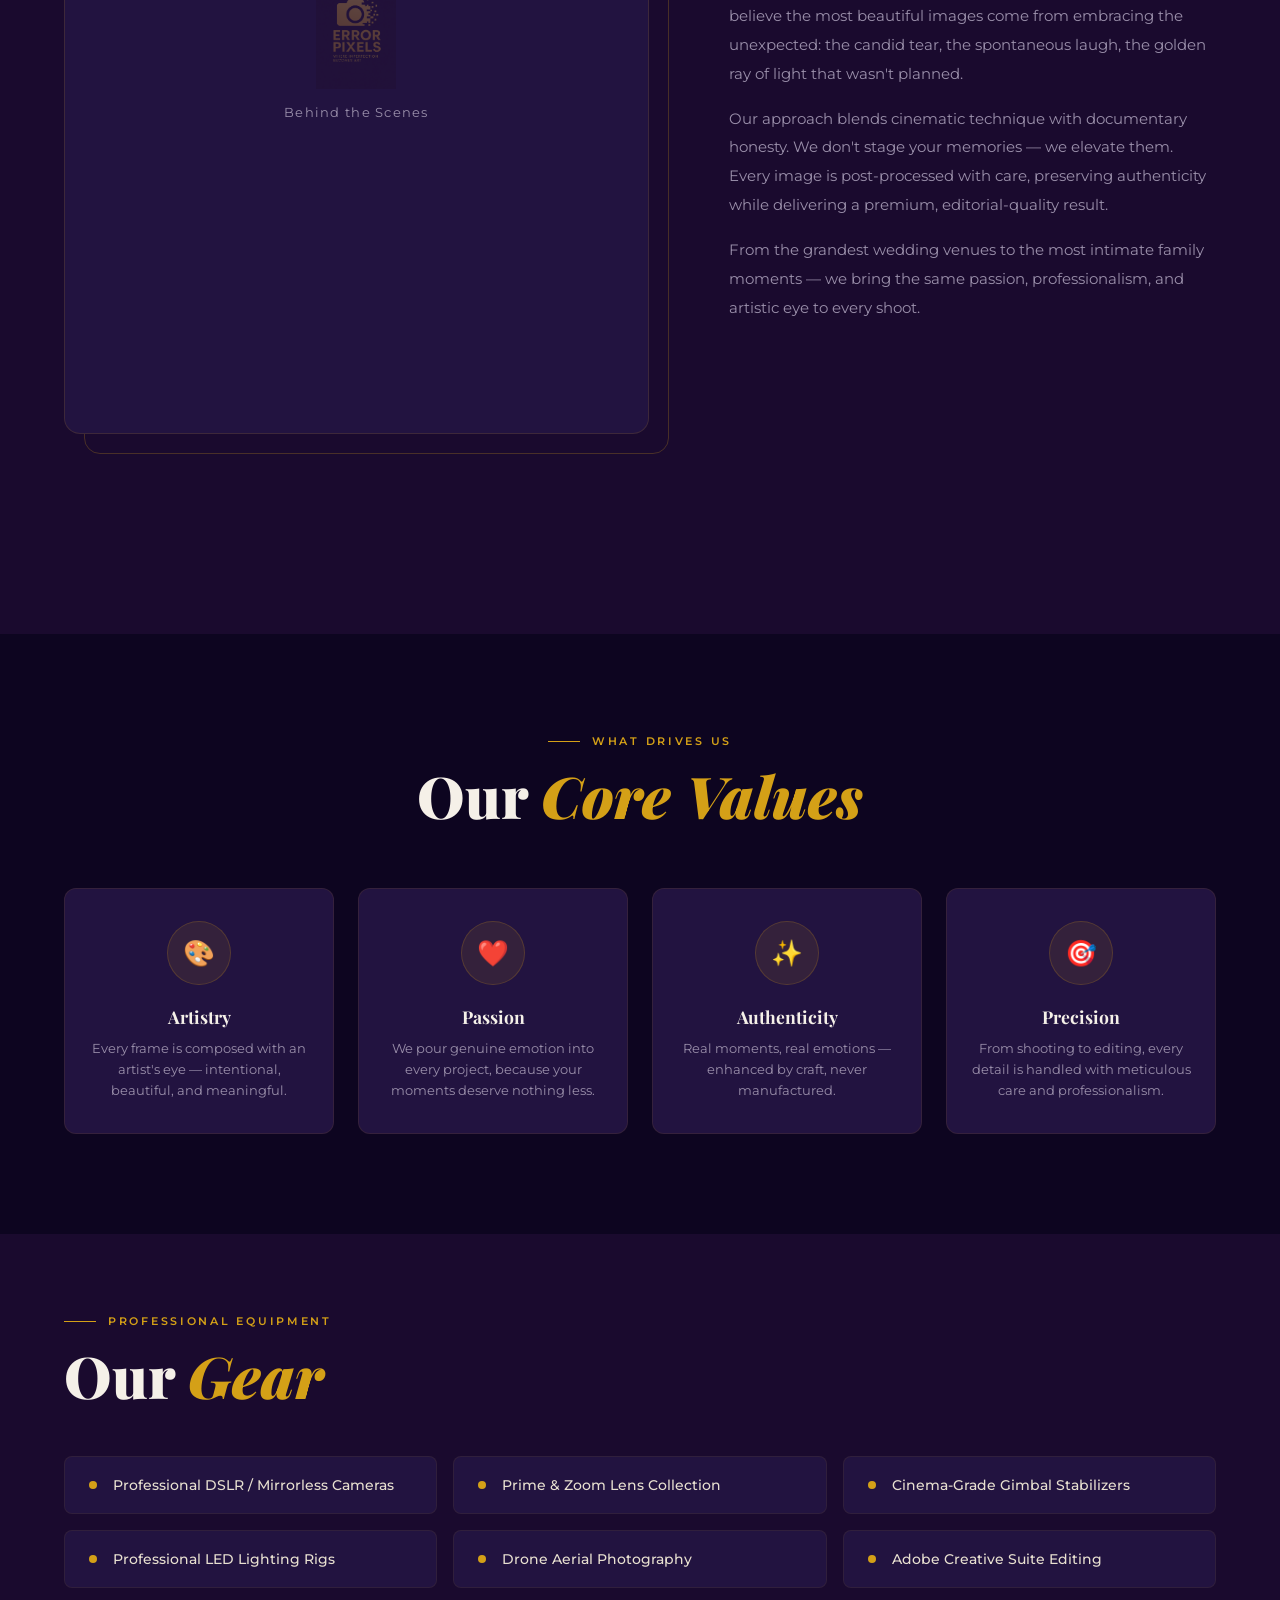
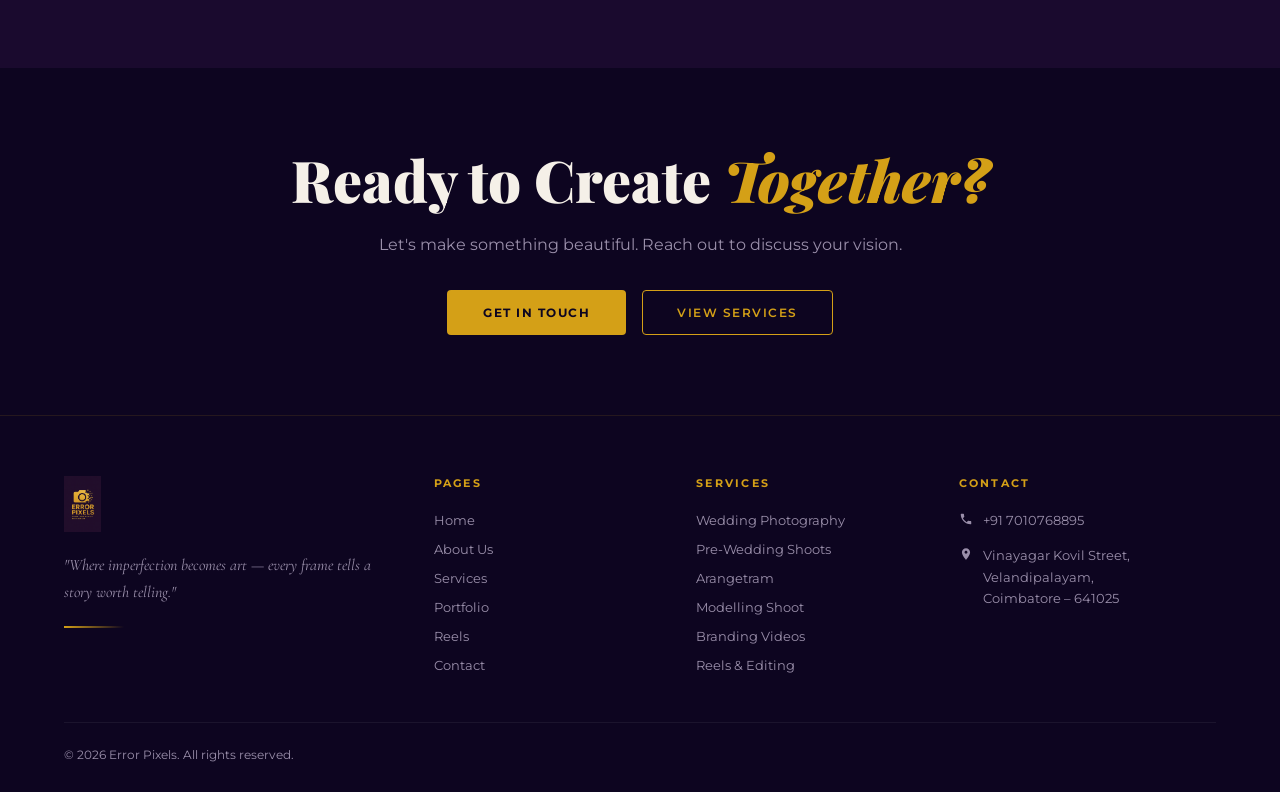
<file: pages/about.html>
<!DOCTYPE html>
<html lang="en">
<head>
  <meta charset="UTF-8">
  <meta name="viewport" content="width=device-width, initial-scale=1.0">
  <title>About Us | Error Pixels</title>
  <meta name="description" content="Meet Mr. Error — the creative mind behind Error Pixels, Coimbatore's premium photography and videography studio.">
  <link rel="icon" type="image/png" href="../assets/logo.png">
  <link rel="stylesheet" href="../css/style.css">
  <style>
    .about-story {
      padding: 100px 5%;
    }
    .about-grid {
      display: grid; grid-template-columns: 1fr 1.2fr;
      gap: 80px; align-items: center; margin-bottom: 100px;
    }
    .about-grid.reverse { direction: rtl; }
    .about-grid.reverse > * { direction: ltr; }
    .about-img-wrap {
      position: relative;
    }
    .about-img-placeholder {
      width: 100%;
      aspect-ratio: 3/4;
      background: var(--purple-card);
      border-radius: 16px;
      border: 1px solid rgba(212,160,23,0.15);
      display: flex; align-items: center; justify-content: center;
      flex-direction: column; gap: 16px;
      color: var(--gray);
      font-size: 0.8rem;
      letter-spacing: 0.1em;
    }
    .about-img-placeholder img {
      width: 80px; opacity: 0.3;
    }
    .about-frame {
      position: absolute;
      border: 1px solid rgba(212,160,23,0.25);
      border-radius: 16px;
      top: 20px; left: 20px; right: -20px; bottom: -20px;
      z-index: -1;
    }
    .about-quote {
      background: rgba(212,160,23,0.08);
      border-left: 3px solid var(--gold);
      padding: 24px 28px;
      border-radius: 0 8px 8px 0;
      margin: 32px 0;
    }
    .about-quote p {
      font-family: 'Cormorant Garamond', serif;
      font-style: italic;
      font-size: 1.15rem;
      line-height: 1.7;
      color: var(--off-white);
    }
    .about-quote cite {
      display: block;
      margin-top: 10px;
      font-family: 'Montserrat', sans-serif;
      font-size: 0.72rem;
      font-weight: 600;
      letter-spacing: 0.1em;
      color: var(--gold);
      font-style: normal;
    }

    .values-section {
      padding: 100px 5%;
      background: var(--dark);
    }
    .values-grid {
      display: grid; grid-template-columns: repeat(4, 1fr);
      gap: 24px; margin-top: 60px;
    }
    .value-card {
      background: var(--purple-card);
      border: 1px solid rgba(212,160,23,0.1);
      border-radius: 12px;
      padding: 32px 24px;
      text-align: center;
      transition: var(--transition);
    }
    .value-card:hover {
      border-color: rgba(212,160,23,0.35);
      transform: translateY(-6px);
      box-shadow: 0 20px 60px rgba(0,0,0,0.3);
    }
    .value-icon {
      width: 64px; height: 64px;
      border-radius: 50%;
      background: rgba(212,160,23,0.1);
      border: 1px solid rgba(212,160,23,0.2);
      display: flex; align-items: center; justify-content: center;
      margin: 0 auto 20px;
      color: var(--gold);
      font-size: 1.6rem;
    }
    .value-card h3 {
      font-family: 'Playfair Display', serif;
      font-size: 1.1rem;
      font-weight: 700;
      color: var(--white);
      margin-bottom: 10px;
    }
    .value-card p { font-size: 0.83rem; color: var(--gray); line-height: 1.6; }

    .gear-section {
      padding: 80px 5%;
    }
    .gear-grid {
      display: grid; grid-template-columns: repeat(3, 1fr);
      gap: 16px; margin-top: 48px;
    }
    .gear-item {
      background: var(--purple-card);
      border: 1px solid rgba(212,160,23,0.08);
      border-radius: 8px;
      padding: 20px 24px;
      display: flex; align-items: center; gap: 16px;
      transition: var(--transition);
    }
    .gear-item:hover { border-color: rgba(212,160,23,0.25); }
    .gear-dot {
      width: 8px; height: 8px; border-radius: 50%;
      background: var(--gold); flex-shrink: 0;
    }
    .gear-item span { font-size: 0.85rem; color: var(--off-white); font-weight: 500; }

    @media (max-width: 900px) {
      .about-grid { grid-template-columns: 1fr; gap: 40px; }
      .about-grid.reverse { direction: ltr; }
      .values-grid { grid-template-columns: repeat(2, 1fr); }
      .gear-grid { grid-template-columns: repeat(2, 1fr); }
    }
    @media (max-width: 600px) {
      .values-grid { grid-template-columns: 1fr; }
      .gear-grid { grid-template-columns: 1fr; }
    }
  </style>
</head>
<body>

  <nav class="navbar">
    <a href="../index.html" class="nav-logo">
      <img src="../assets/logo.png" alt="Error Pixels Logo">
      <span class="nav-logo-text">ERROR PIXELS<span class="nav-logo-sub">Where Imperfection Becomes Art</span></span>
    </a>
    <ul class="nav-links">
      <li><a href="../index.html">Home</a></li>
      <li><a href="about.html" class="active">About</a></li>
      <li><a href="services.html">Services</a></li>
      <li class="nav-item">
        <a href="portfolio.html">Portfolio ▾</a>
        <div class="dropdown">
          <a href="portfolio.html">All Work</a>
          <a href="gallery.html?cat=wedding">Weddings</a>
          <a href="gallery.html?cat=prewedding">Pre-Wedding</a>
          <a href="gallery.html?cat=arangetram">Arangetram</a>
          <a href="gallery.html?cat=modelling">Modelling</a>
          <a href="gallery.html?cat=branding">Branding</a>
        </div>
      </li>
      <li><a href="reels.html">Reels</a></li>
      <li><a href="contact.html">Contact</a></li>
    </ul>
    <button class="hamburger"><span></span><span></span><span></span></button>
  </nav>
  <div class="mobile-menu">
    <a href="../index.html">Home</a>
    <a href="about.html">About</a>
    <a href="services.html">Services</a>
    <a href="portfolio.html">Portfolio</a>
    <a href="reels.html">Reels</a>
    <a href="contact.html">Contact</a>
  </div>

  <!-- Page Hero -->
  <div class="page-hero">
    <div class="page-hero-grid"></div>
    <canvas id="particles-canvas" style="position:absolute;inset:0;width:100%;height:100%;pointer-events:none;"></canvas>
    <div class="page-hero-content">
      <div class="section-label">Our Story</div>
      <h1 class="section-title">About <span>Error Pixels</span></h1>
      <p style="color:var(--gray);font-size:1rem;max-width:500px;line-height:1.7;">The creative minds behind Coimbatore's most distinctive visual storytelling studio.</p>
    </div>
  </div>

  <!-- About Story -->
  <section class="about-story">
    <div class="about-grid">
      <div class="about-img-wrap reveal-left">
        <div class="about-img-placeholder">
          <img src="../assets/logo.png" alt="Error Pixels">
          <span>Your Photo Here</span>
        </div>
        <div class="about-frame"></div>
      </div>
      <div class="reveal-right">
        <div class="section-label">The Artist</div>
        <h2 class="section-title">Meet <span>Mr. Error</span></h2>
        <div class="gold-divider"></div>
        <p class="section-body">
          Every great story needs a passionate narrator. Mr. Error — the creative force behind Error Pixels — found his calling behind the lens, where the ordinary becomes extraordinary and imperfection tells the most honest stories.
        </p>
        <p class="section-body" style="margin-top:16px;">
          Based in Coimbatore, Mr. Error has spent years honing the craft of visual storytelling across weddings, cultural events, fashion shoots, and brand campaigns. Each project is approached not just as a job, but as a creative collaboration — understanding your vision and bringing it to life with artistry.
        </p>
        <div class="about-quote" style="margin-top:28px;">
          <p>"I don't just capture moments — I capture the feeling that lives inside them. That's what makes Error Pixels different."</p>
          <cite>— Mr. Error, Founder</cite>
        </div>
        <a href="contact.html" class="btn-primary" style="margin-top:12px;">Work With Me</a>
      </div>
    </div>

    <div class="about-grid reverse">
      <div class="reveal-right">
        <div class="section-label">The Philosophy</div>
        <h2 class="section-title">Art in Every <span>Frame</span></h2>
        <div class="gold-divider"></div>
        <p class="section-body">
          The name "Error Pixels" isn't a mistake — it's a statement. We believe the most beautiful images come from embracing the unexpected: the candid tear, the spontaneous laugh, the golden ray of light that wasn't planned.
        </p>
        <p class="section-body" style="margin-top:16px;">
          Our approach blends cinematic technique with documentary honesty. We don't stage your memories — we elevate them. Every image is post-processed with care, preserving authenticity while delivering a premium, editorial-quality result.
        </p>
        <p class="section-body" style="margin-top:16px;">
          From the grandest wedding venues to the most intimate family moments — we bring the same passion, professionalism, and artistic eye to every shoot.
        </p>
      </div>
      <div class="about-img-wrap reveal-left">
        <div class="about-img-placeholder">
          <img src="../assets/logo.png" alt="Error Pixels">
          <span>Behind the Scenes</span>
        </div>
        <div class="about-frame"></div>
      </div>
    </div>
  </section>

  <!-- Values -->
  <section class="values-section">
    <div style="text-align:center;">
      <div class="section-label" style="justify-content:center;">What Drives Us</div>
      <h2 class="section-title">Our <span>Core Values</span></h2>
    </div>
    <div class="values-grid">
      <div class="value-card reveal">
        <div class="value-icon">🎨</div>
        <h3>Artistry</h3>
        <p>Every frame is composed with an artist's eye — intentional, beautiful, and meaningful.</p>
      </div>
      <div class="value-card reveal" data-delay="100">
        <div class="value-icon">❤️</div>
        <h3>Passion</h3>
        <p>We pour genuine emotion into every project, because your moments deserve nothing less.</p>
      </div>
      <div class="value-card reveal" data-delay="200">
        <div class="value-icon">✨</div>
        <h3>Authenticity</h3>
        <p>Real moments, real emotions — enhanced by craft, never manufactured.</p>
      </div>
      <div class="value-card reveal" data-delay="300">
        <div class="value-icon">🎯</div>
        <h3>Precision</h3>
        <p>From shooting to editing, every detail is handled with meticulous care and professionalism.</p>
      </div>
    </div>
  </section>

  <!-- Gear -->
  <section class="gear-section">
    <div class="section-label reveal">Professional Equipment</div>
    <h2 class="section-title reveal">Our <span>Gear</span></h2>
    <div class="gear-grid">
      <div class="gear-item reveal"><div class="gear-dot"></div><span>Professional DSLR / Mirrorless Cameras</span></div>
      <div class="gear-item reveal"><div class="gear-dot"></div><span>Prime & Zoom Lens Collection</span></div>
      <div class="gear-item reveal"><div class="gear-dot"></div><span>Cinema-Grade Gimbal Stabilizers</span></div>
      <div class="gear-item reveal"><div class="gear-dot"></div><span>Professional LED Lighting Rigs</span></div>
      <div class="gear-item reveal"><div class="gear-dot"></div><span>Drone Aerial Photography</span></div>
      <div class="gear-item reveal"><div class="gear-dot"></div><span>Adobe Creative Suite Editing</span></div>
    </div>
  </section>

  <!-- CTA -->
  <section style="padding:80px 5%;text-align:center;background:var(--dark);">
    <h2 class="section-title reveal">Ready to Create <span>Together?</span></h2>
    <p style="color:var(--gray);margin-bottom:36px;" class="reveal">Let's make something beautiful. Reach out to discuss your vision.</p>
    <div style="display:flex;gap:16px;justify-content:center;flex-wrap:wrap;" class="reveal">
      <a href="contact.html" class="btn-primary">Get in Touch</a>
      <a href="services.html" class="btn-outline">View Services</a>
    </div>
  </section>

  <footer>
    <div class="footer-grid">
      <div class="footer-brand">
        <img src="../assets/logo.png" alt="Error Pixels">
        <p>"Where imperfection becomes art — every frame tells a story worth telling."</p>
        <div class="gold-divider" style="margin-top:20px;"></div>
      </div>
      <div class="footer-col"><h4>Pages</h4><ul>
        <li><a href="../index.html">Home</a></li>
        <li><a href="about.html">About Us</a></li>
        <li><a href="services.html">Services</a></li>
        <li><a href="portfolio.html">Portfolio</a></li>
        <li><a href="reels.html">Reels</a></li>
        <li><a href="contact.html">Contact</a></li>
      </ul></div>
      <div class="footer-col"><h4>Services</h4><ul>
        <li><a href="services.html">Wedding Photography</a></li>
        <li><a href="services.html">Pre-Wedding Shoots</a></li>
        <li><a href="services.html">Arangetram</a></li>
        <li><a href="services.html">Modelling Shoot</a></li>
        <li><a href="services.html">Branding Videos</a></li>
        <li><a href="services.html">Reels & Editing</a></li>
      </ul></div>
      <div class="footer-col"><h4>Contact</h4>
        <a class="footer-contact-item" href="tel:+917010768895">
          <svg width="14" height="14" viewBox="0 0 24 24" fill="currentColor"><path d="M6.62 10.79a15.053 15.053 0 006.59 6.59l2.2-2.2c.27-.27.67-.36 1.02-.24 1.12.37 2.33.57 3.57.57.55 0 1 .45 1 1V20c0 .55-.45 1-1 1-9.39 0-17-7.61-17-17 0-.55.45-1 1-1h3.5c.55 0 1 .45 1 1 0 1.25.2 2.45.57 3.57.11.35.03.74-.25 1.02l-2.2 2.2z"/></svg>
          +91 7010768895
        </a>
        <div class="footer-contact-item" style="cursor:default;">
          <svg width="14" height="14" viewBox="0 0 24 24" fill="currentColor"><path d="M12 2C8.13 2 5 5.13 5 9c0 5.25 7 13 7 13s7-7.75 7-13c0-3.87-3.13-7-7-7zm0 9.5c-1.38 0-2.5-1.12-2.5-2.5s1.12-2.5 2.5-2.5 2.5 1.12 2.5 2.5-1.12 2.5-2.5 2.5z"/></svg>
          Vinayagar Kovil Street, Velandipalayam,<br>Coimbatore – 641025
        </div>
      </div>
    </div>
    <div class="footer-bottom">
      <p>© <span id="year"></span> Error Pixels. All rights reserved.</p>
    </div>
  </footer>

  <script src="../js/main.js"></script>
  <script>document.getElementById('year').textContent = new Date().getFullYear();</script>
</body>
</html>
</file>
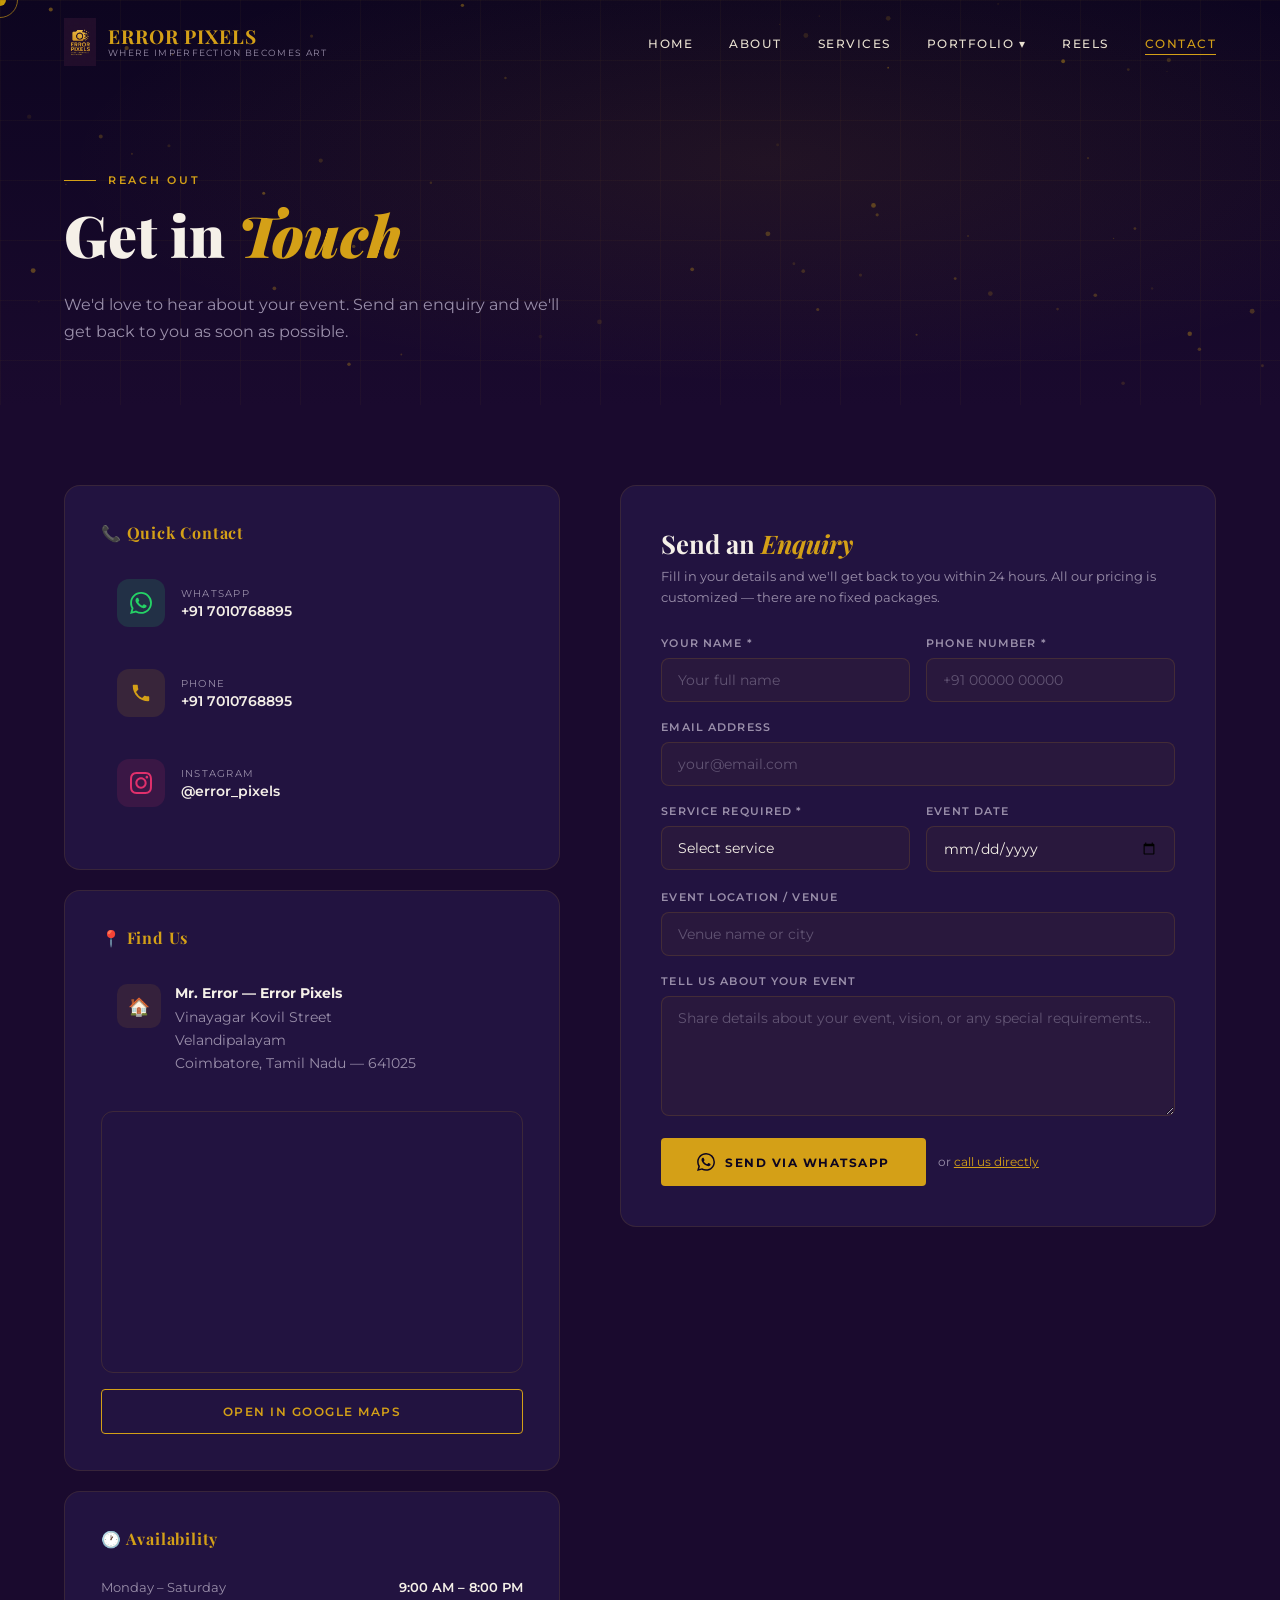
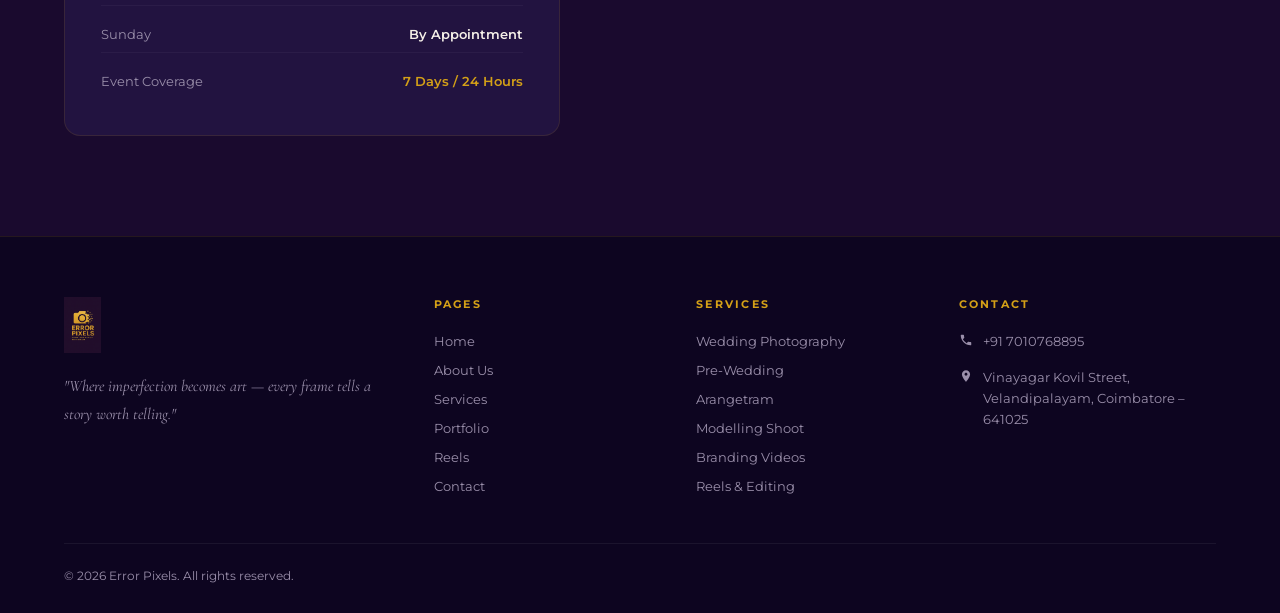
<file: pages/contact.html>
<!DOCTYPE html>
<html lang="en">
<head>
  <meta charset="UTF-8">
  <meta name="viewport" content="width=device-width, initial-scale=1.0">
  <title>Contact | Error Pixels</title>
  <meta name="description" content="Contact Error Pixels for photography and videography enquiries in Coimbatore. Call, WhatsApp or send an enquiry.">
  <link rel="icon" type="image/png" href="../assets/logo.png">
  <link rel="stylesheet" href="../css/style.css">
  <style>
    .contact-section {
      padding: 80px 5%;
      display: grid;
      grid-template-columns: 1fr 1.2fr;
      gap: 60px;
      align-items: start;
    }

    /* Contact Info Panel */
    .contact-info { }
    .contact-card {
      background: var(--purple-card);
      border: 1px solid rgba(212,160,23,0.12);
      border-radius: 16px;
      padding: 36px;
      margin-bottom: 20px;
      transition: var(--transition);
    }
    .contact-card:hover { border-color: rgba(212,160,23,0.3); }
    .contact-card h3 {
      font-family: 'Playfair Display', serif;
      font-size: 1rem; font-weight: 700;
      color: var(--gold); margin-bottom: 20px;
      letter-spacing: 0.05em;
    }

    .contact-method {
      display: flex; align-items: center; gap: 16px;
      padding: 16px;
      border-radius: 10px;
      text-decoration: none;
      transition: var(--transition);
      margin-bottom: 10px;
    }
    .contact-method:hover { background: rgba(212,160,23,0.06); }
    .contact-method-icon {
      width: 48px; height: 48px; flex-shrink: 0;
      border-radius: 12px;
      display: flex; align-items: center; justify-content: center;
      font-size: 1.2rem;
    }
    .contact-method-icon.whatsapp { background: rgba(37,211,102,0.15); }
    .contact-method-icon.call { background: rgba(212,160,23,0.12); }
    .contact-method-icon.instagram { background: rgba(225,48,108,0.12); }
    .contact-method-icon.mail { background: rgba(100,149,237,0.12); }
    .contact-method-label {
      font-size: 0.65rem;
      letter-spacing: 0.12em;
      text-transform: uppercase;
      color: var(--gray);
      margin-bottom: 2px;
    }
    .contact-method-value {
      font-size: 0.9rem;
      font-weight: 600;
      color: var(--white);
    }

    .contact-address {
      display: flex; align-items: flex-start; gap: 14px;
      padding: 16px;
    }
    .contact-address-icon {
      width: 44px; height: 44px; flex-shrink: 0;
      border-radius: 10px;
      background: rgba(212,160,23,0.1);
      display: flex; align-items: center; justify-content: center;
      font-size: 1.1rem;
    }
    .contact-address p {
      font-size: 0.85rem; color: var(--gray); line-height: 1.7;
    }
    .contact-address strong { color: var(--white); font-size: 0.9rem; display: block; margin-bottom: 4px; }

    /* Map */
    .map-wrap {
      border-radius: 12px;
      overflow: hidden;
      border: 1px solid rgba(212,160,23,0.15);
      margin-top: 20px;
    }
    .map-wrap iframe {
      width: 100%; height: 260px; border: none; display: block;
      filter: invert(0.9) hue-rotate(180deg) saturate(0.4);
    }

    /* Enquiry Form */
    .enquiry-panel {
      background: var(--purple-card);
      border: 1px solid rgba(212,160,23,0.12);
      border-radius: 16px;
      padding: 40px;
    }
    .enquiry-panel h2 {
      font-family: 'Playfair Display', serif;
      font-size: 1.6rem; font-weight: 700;
      color: var(--white); margin-bottom: 6px;
    }
    .enquiry-panel h2 em { color: var(--gold); font-style: italic; }
    .enquiry-panel p {
      font-size: 0.82rem; color: var(--gray); margin-bottom: 28px; line-height: 1.6;
    }

    .form-row {
      display: grid; grid-template-columns: 1fr 1fr;
      gap: 16px;
    }
    .form-group {
      margin-bottom: 18px;
    }
    .form-group label {
      display: block;
      font-size: 0.7rem;
      font-weight: 600;
      letter-spacing: 0.1em;
      text-transform: uppercase;
      color: var(--gray);
      margin-bottom: 8px;
    }
    .form-group input,
    .form-group select,
    .form-group textarea {
      width: 100%;
      background: rgba(212,160,23,0.04);
      border: 1px solid rgba(212,160,23,0.15);
      border-radius: 8px;
      padding: 13px 16px;
      color: var(--white);
      font-family: 'Montserrat', sans-serif;
      font-size: 0.85rem;
      transition: var(--transition);
      outline: none;
      appearance: none;
    }
    .form-group input::placeholder,
    .form-group textarea::placeholder { color: rgba(154,143,170,0.5); }
    .form-group input:focus,
    .form-group select:focus,
    .form-group textarea:focus {
      border-color: rgba(212,160,23,0.45);
      background: rgba(212,160,23,0.07);
      box-shadow: 0 0 0 3px rgba(212,160,23,0.08);
    }
    .form-group select option { background: var(--dark); }
    .form-group textarea { min-height: 120px; resize: vertical; }

    .form-submit {
      display: flex; gap: 12px; align-items: center; flex-wrap: wrap;
      margin-top: 8px;
    }
    .form-note { font-size: 0.72rem; color: var(--gray); }
    .form-note a { color: var(--gold); }

    .form-success {
      display: none;
      background: rgba(37,211,102,0.08);
      border: 1px solid rgba(37,211,102,0.25);
      border-radius: 8px;
      padding: 20px;
      text-align: center;
      color: #25D366;
      font-size: 0.9rem;
    }

    @media (max-width: 900px) {
      .contact-section { grid-template-columns: 1fr; }
      .form-row { grid-template-columns: 1fr; }
    }
  </style>
</head>
<body>

  <nav class="navbar">
    <a href="../index.html" class="nav-logo">
      <img src="../assets/logo.png" alt="Error Pixels Logo">
      <span class="nav-logo-text">ERROR PIXELS<span class="nav-logo-sub">Where Imperfection Becomes Art</span></span>
    </a>
    <ul class="nav-links">
      <li><a href="../index.html">Home</a></li>
      <li><a href="about.html">About</a></li>
      <li><a href="services.html">Services</a></li>
      <li class="nav-item"><a href="portfolio.html">Portfolio ▾</a>
        <div class="dropdown">
          <a href="gallery.html?cat=wedding">Weddings</a>
          <a href="gallery.html?cat=prewedding">Pre-Wedding</a>
          <a href="gallery.html?cat=arangetram">Arangetram</a>
          <a href="gallery.html?cat=modelling">Modelling</a>
          <a href="gallery.html?cat=branding">Branding</a>
        </div>
      </li>
      <li><a href="reels.html">Reels</a></li>
      <li><a href="contact.html" class="active">Contact</a></li>
    </ul>
    <button class="hamburger"><span></span><span></span><span></span></button>
  </nav>
  <div class="mobile-menu">
    <a href="../index.html">Home</a><a href="about.html">About</a><a href="services.html">Services</a>
    <a href="portfolio.html">Portfolio</a><a href="reels.html">Reels</a><a href="contact.html">Contact</a>
  </div>

  <div class="page-hero">
    <div class="page-hero-grid"></div>
    <canvas id="particles-canvas" style="position:absolute;inset:0;width:100%;height:100%;pointer-events:none;"></canvas>
    <div class="page-hero-content">
      <div class="section-label">Reach Out</div>
      <h1 class="section-title">Get in <span>Touch</span></h1>
      <p style="color:var(--gray);font-size:1rem;max-width:500px;line-height:1.7;">We'd love to hear about your event. Send an enquiry and we'll get back to you as soon as possible.</p>
    </div>
  </div>

  <section class="contact-section">

    <!-- Left: Contact Info -->
    <div class="contact-info">

      <!-- Quick Contact -->
      <div class="contact-card reveal">
        <h3>📞 Quick Contact</h3>
        <a class="contact-method" href="https://wa.me/917010768895?text=Hi%20Error%20Pixels!%20I'd%20like%20to%20enquire%20about%20your%20services." target="_blank" rel="noopener">
          <div class="contact-method-icon whatsapp">
            <svg width="22" height="22" viewBox="0 0 24 24" fill="#25D366"><path d="M17.472 14.382c-.297-.149-1.758-.867-2.03-.967-.273-.099-.471-.148-.67.15-.197.297-.767.966-.94 1.164-.173.199-.347.223-.644.075-.297-.15-1.255-.463-2.39-1.475-.883-.788-1.48-1.761-1.653-2.059-.173-.297-.018-.458.13-.606.134-.133.298-.347.446-.52.149-.174.198-.298.298-.497.099-.198.05-.371-.025-.52-.075-.149-.669-1.612-.916-2.207-.242-.579-.487-.5-.669-.51-.173-.008-.371-.01-.57-.01-.198 0-.52.074-.792.372-.272.297-1.04 1.016-1.04 2.479 0 1.462 1.065 2.875 1.213 3.074.149.198 2.096 3.2 5.077 4.487.709.306 1.262.489 1.694.625.712.227 1.36.195 1.871.118.571-.085 1.758-.719 2.006-1.413.248-.694.248-1.289.173-1.413-.074-.124-.272-.198-.57-.347m-5.421 7.403h-.004a9.87 9.87 0 01-5.031-1.378l-.361-.214-3.741.982.998-3.648-.235-.374a9.86 9.86 0 01-1.51-5.26c.001-5.45 4.436-9.884 9.888-9.884 2.64 0 5.122 1.03 6.988 2.898a9.825 9.825 0 012.893 6.994c-.003 5.45-4.437 9.884-9.885 9.884m8.413-18.297A11.815 11.815 0 0012.05 0C5.495 0 .16 5.335.157 11.892c0 2.096.547 4.142 1.588 5.945L.057 24l6.305-1.654a11.882 11.882 0 005.683 1.448h.005c6.554 0 11.89-5.335 11.893-11.893a11.821 11.821 0 00-3.48-8.413z"/></svg>
          </div>
          <div>
            <div class="contact-method-label">WhatsApp</div>
            <div class="contact-method-value">+91 7010768895</div>
          </div>
        </a>
        <a class="contact-method" href="tel:+917010768895">
          <div class="contact-method-icon call">
            <svg width="22" height="22" viewBox="0 0 24 24" fill="var(--gold)"><path d="M6.62 10.79a15.053 15.053 0 006.59 6.59l2.2-2.2c.27-.27.67-.36 1.02-.24 1.12.37 2.33.57 3.57.57.55 0 1 .45 1 1V20c0 .55-.45 1-1 1-9.39 0-17-7.61-17-17 0-.55.45-1 1-1h3.5c.55 0 1 .45 1 1 0 1.25.2 2.45.57 3.57.11.35.03.74-.25 1.02l-2.2 2.2z"/></svg>
          </div>
          <div>
            <div class="contact-method-label">Phone</div>
            <div class="contact-method-value">+91 7010768895</div>
          </div>
        </a>
        <a class="contact-method" href="https://www.instagram.com/error_pixels" target="_blank" rel="noopener">
          <div class="contact-method-icon instagram">
            <svg width="22" height="22" viewBox="0 0 24 24" fill="#E1306C"><path d="M12 2.163c3.204 0 3.584.012 4.85.07 3.252.148 4.771 1.691 4.919 4.919.058 1.265.069 1.645.069 4.849 0 3.205-.012 3.584-.069 4.849-.149 3.225-1.664 4.771-4.919 4.919-1.266.058-1.644.07-4.85.07-3.204 0-3.584-.012-4.849-.07-3.26-.149-4.771-1.699-4.919-4.92-.058-1.265-.07-1.644-.07-4.849 0-3.204.013-3.583.07-4.849.149-3.227 1.664-4.771 4.919-4.919 1.266-.057 1.645-.069 4.849-.069zm0-2.163c-3.259 0-3.667.014-4.947.072-4.358.2-6.78 2.618-6.98 6.98-.059 1.281-.073 1.689-.073 4.948 0 3.259.014 3.668.072 4.948.2 4.358 2.618 6.78 6.98 6.98 1.281.058 1.689.072 4.948.072 3.259 0 3.668-.014 4.948-.072 4.354-.2 6.782-2.618 6.979-6.98.059-1.28.073-1.689.073-4.948 0-3.259-.014-3.667-.072-4.947-.196-4.354-2.617-6.78-6.979-6.98-1.281-.059-1.69-.073-4.949-.073zm0 5.838c-3.403 0-6.162 2.759-6.162 6.162s2.759 6.163 6.162 6.163 6.162-2.759 6.162-6.163c0-3.403-2.759-6.162-6.162-6.162zm0 10.162c-2.209 0-4-1.79-4-4 0-2.209 1.791-4 4-4s4 1.791 4 4c0 2.21-1.791 4-4 4zm6.406-11.845c-.796 0-1.441.645-1.441 1.44s.645 1.44 1.441 1.44c.795 0 1.439-.645 1.439-1.44s-.644-1.44-1.439-1.44z"/></svg>
          </div>
          <div>
            <div class="contact-method-label">Instagram</div>
            <div class="contact-method-value">@error_pixels</div>
          </div>
        </a>
      </div>

      <!-- Location -->
      <div class="contact-card reveal">
        <h3>📍 Find Us</h3>
        <div class="contact-address">
          <div class="contact-address-icon">🏠</div>
          <div>
            <strong>Mr. Error — Error Pixels</strong>
            <p>Vinayagar Kovil Street<br>Velandipalayam<br>Coimbatore, Tamil Nadu — 641025</p>
          </div>
        </div>
        <div class="map-wrap">
          <iframe
            src="https://maps.google.com/maps?q=Vinayagar+Kovil+Street+Velandipalayam+Coimbatore+641025&t=&z=15&ie=UTF8&iwloc=&output=embed"
            allowfullscreen
            loading="lazy"
            referrerpolicy="no-referrer-when-downgrade"
            title="Error Pixels Location">
          </iframe>
        </div>
        <a href="https://maps.google.com/maps?q=Vinayagar+Kovil+Street+Velandipalayam+Coimbatore+641025" target="_blank" rel="noopener" class="btn-outline" style="margin-top:16px;width:100%;justify-content:center;">
          Open in Google Maps
        </a>
      </div>

      <!-- Hours -->
      <div class="contact-card reveal">
        <h3>🕐 Availability</h3>
        <div style="display:grid;gap:10px;">
          <div style="display:flex;justify-content:space-between;align-items:center;padding:10px 0;border-bottom:1px solid rgba(255,255,255,0.04);">
            <span style="font-size:0.82rem;color:var(--gray);">Monday – Saturday</span>
            <span style="font-size:0.82rem;color:var(--white);font-weight:600;">9:00 AM – 8:00 PM</span>
          </div>
          <div style="display:flex;justify-content:space-between;align-items:center;padding:10px 0;border-bottom:1px solid rgba(255,255,255,0.04);">
            <span style="font-size:0.82rem;color:var(--gray);">Sunday</span>
            <span style="font-size:0.82rem;color:var(--white);font-weight:600;">By Appointment</span>
          </div>
          <div style="display:flex;justify-content:space-between;align-items:center;padding:10px 0;">
            <span style="font-size:0.82rem;color:var(--gray);">Event Coverage</span>
            <span style="font-size:0.82rem;color:var(--gold);font-weight:600;">7 Days / 24 Hours</span>
          </div>
        </div>
      </div>
    </div>

    <!-- Right: Enquiry Form -->
    <div class="enquiry-panel reveal-right">
      <h2>Send an <em>Enquiry</em></h2>
      <p>Fill in your details and we'll get back to you within 24 hours. All our pricing is customized — there are no fixed packages.</p>

      <div id="form-success" class="form-success">
        ✅ Thank you! Your enquiry has been sent via WhatsApp. We'll get back to you soon!
      </div>

      <div id="enquiry-form">
        <div class="form-row">
          <div class="form-group">
            <label>Your Name *</label>
            <input type="text" id="f-name" placeholder="Your full name" required>
          </div>
          <div class="form-group">
            <label>Phone Number *</label>
            <input type="tel" id="f-phone" placeholder="+91 00000 00000" required>
          </div>
        </div>

        <div class="form-group">
          <label>Email Address</label>
          <input type="email" id="f-email" placeholder="your@email.com">
        </div>

        <div class="form-row">
          <div class="form-group">
            <label>Service Required *</label>
            <select id="f-service">
              <option value="" disabled selected>Select service</option>
              <option>Wedding Photography</option>
              <option>Wedding Videography</option>
              <option>Pre-Wedding Shoot</option>
              <option>Arangetram Coverage</option>
              <option>Modelling Shoot</option>
              <option>Branding / Promotion Video</option>
              <option>Reels Shoot</option>
              <option>Photo / Video Editing</option>
              <option>Multiple Services</option>
            </select>
          </div>
          <div class="form-group">
            <label>Event Date</label>
            <input type="date" id="f-date">
          </div>
        </div>

        <div class="form-group">
          <label>Event Location / Venue</label>
          <input type="text" id="f-venue" placeholder="Venue name or city">
        </div>

        <div class="form-group">
          <label>Tell us about your event</label>
          <textarea id="f-message" placeholder="Share details about your event, vision, or any special requirements..."></textarea>
        </div>

        <div class="form-submit">
          <button class="btn-primary" onclick="sendEnquiry()">
            <svg width="18" height="18" viewBox="0 0 24 24" fill="currentColor"><path d="M17.472 14.382c-.297-.149-1.758-.867-2.03-.967-.273-.099-.471-.148-.67.15-.197.297-.767.966-.94 1.164-.173.199-.347.223-.644.075-.297-.15-1.255-.463-2.39-1.475-.883-.788-1.48-1.761-1.653-2.059-.173-.297-.018-.458.13-.606.134-.133.298-.347.446-.52.149-.174.198-.298.298-.497.099-.198.05-.371-.025-.52-.075-.149-.669-1.612-.916-2.207-.242-.579-.487-.5-.669-.51-.173-.008-.371-.01-.57-.01-.198 0-.52.074-.792.372-.272.297-1.04 1.016-1.04 2.479 0 1.462 1.065 2.875 1.213 3.074.149.198 2.096 3.2 5.077 4.487.709.306 1.262.489 1.694.625.712.227 1.36.195 1.871.118.571-.085 1.758-.719 2.006-1.413.248-.694.248-1.289.173-1.413-.074-.124-.272-.198-.57-.347m-5.421 7.403h-.004a9.87 9.87 0 01-5.031-1.378l-.361-.214-3.741.982.998-3.648-.235-.374a9.86 9.86 0 01-1.51-5.26c.001-5.45 4.436-9.884 9.888-9.884 2.64 0 5.122 1.03 6.988 2.898a9.825 9.825 0 012.893 6.994c-.003 5.45-4.437 9.884-9.885 9.884m8.413-18.297A11.815 11.815 0 0012.05 0C5.495 0 .16 5.335.157 11.892c0 2.096.547 4.142 1.588 5.945L.057 24l6.305-1.654a11.882 11.882 0 005.683 1.448h.005c6.554 0 11.89-5.335 11.893-11.893a11.821 11.821 0 00-3.48-8.413z"/></svg>
            Send via WhatsApp
          </button>
          <span class="form-note">or <a href="tel:+917010768895">call us directly</a></span>
        </div>
      </div>
    </div>
  </section>

  <footer>
    <div class="footer-grid">
      <div class="footer-brand"><img src="../assets/logo.png" alt="Error Pixels"><p>"Where imperfection becomes art — every frame tells a story worth telling."</p></div>
      <div class="footer-col"><h4>Pages</h4><ul><li><a href="../index.html">Home</a></li><li><a href="about.html">About Us</a></li><li><a href="services.html">Services</a></li><li><a href="portfolio.html">Portfolio</a></li><li><a href="reels.html">Reels</a></li><li><a href="contact.html">Contact</a></li></ul></div>
      <div class="footer-col"><h4>Services</h4><ul><li><a href="services.html">Wedding Photography</a></li><li><a href="services.html">Pre-Wedding</a></li><li><a href="services.html">Arangetram</a></li><li><a href="services.html">Modelling Shoot</a></li><li><a href="services.html">Branding Videos</a></li><li><a href="services.html">Reels & Editing</a></li></ul></div>
      <div class="footer-col"><h4>Contact</h4>
        <a class="footer-contact-item" href="tel:+917010768895"><svg width="14" height="14" viewBox="0 0 24 24" fill="currentColor"><path d="M6.62 10.79a15.053 15.053 0 006.59 6.59l2.2-2.2c.27-.27.67-.36 1.02-.24 1.12.37 2.33.57 3.57.57.55 0 1 .45 1 1V20c0 .55-.45 1-1 1-9.39 0-17-7.61-17-17 0-.55.45-1 1-1h3.5c.55 0 1 .45 1 1 0 1.25.2 2.45.57 3.57.11.35.03.74-.25 1.02l-2.2 2.2z"/></svg>+91 7010768895</a>
        <div class="footer-contact-item" style="cursor:default;"><svg width="14" height="14" viewBox="0 0 24 24" fill="currentColor"><path d="M12 2C8.13 2 5 5.13 5 9c0 5.25 7 13 7 13s7-7.75 7-13c0-3.87-3.13-7-7-7zm0 9.5c-1.38 0-2.5-1.12-2.5-2.5s1.12-2.5 2.5-2.5 2.5 1.12 2.5 2.5-1.12 2.5-2.5 2.5z"/></svg>Vinayagar Kovil Street, Velandipalayam, Coimbatore – 641025</div>
      </div>
    </div>
    <div class="footer-bottom"><p>© <span id="year"></span> Error Pixels. All rights reserved.</p></div>
  </footer>

  <script src="../js/main.js"></script>
  <script>
    document.getElementById('year').textContent = new Date().getFullYear();

    function sendEnquiry() {
      const name    = document.getElementById('f-name').value.trim();
      const phone   = document.getElementById('f-phone').value.trim();
      const email   = document.getElementById('f-email').value.trim();
      const service = document.getElementById('f-service').value;
      const date    = document.getElementById('f-date').value;
      const venue   = document.getElementById('f-venue').value.trim();
      const message = document.getElementById('f-message').value.trim();

      if (!name || !phone || !service) {
        alert('Please fill in your name, phone number, and service required.');
        return;
      }

      let msg = `*New Enquiry — Error Pixels*\n\n`;
      msg += `👤 *Name:* ${name}\n`;
      msg += `📞 *Phone:* ${phone}\n`;
      if (email) msg += `📧 *Email:* ${email}\n`;
      msg += `🎬 *Service:* ${service}\n`;
      if (date) msg += `📅 *Event Date:* ${date}\n`;
      if (venue) msg += `📍 *Venue:* ${venue}\n`;
      if (message) msg += `\n💬 *Message:*\n${message}`;

      const waURL = `https://wa.me/917010768895?text=${encodeURIComponent(msg)}`;
      window.open(waURL, '_blank');

      document.getElementById('form-success').style.display = 'block';
      setTimeout(() => { document.getElementById('form-success').style.display = 'none'; }, 6000);
    }
  </script>
</body>
</html>
</file>
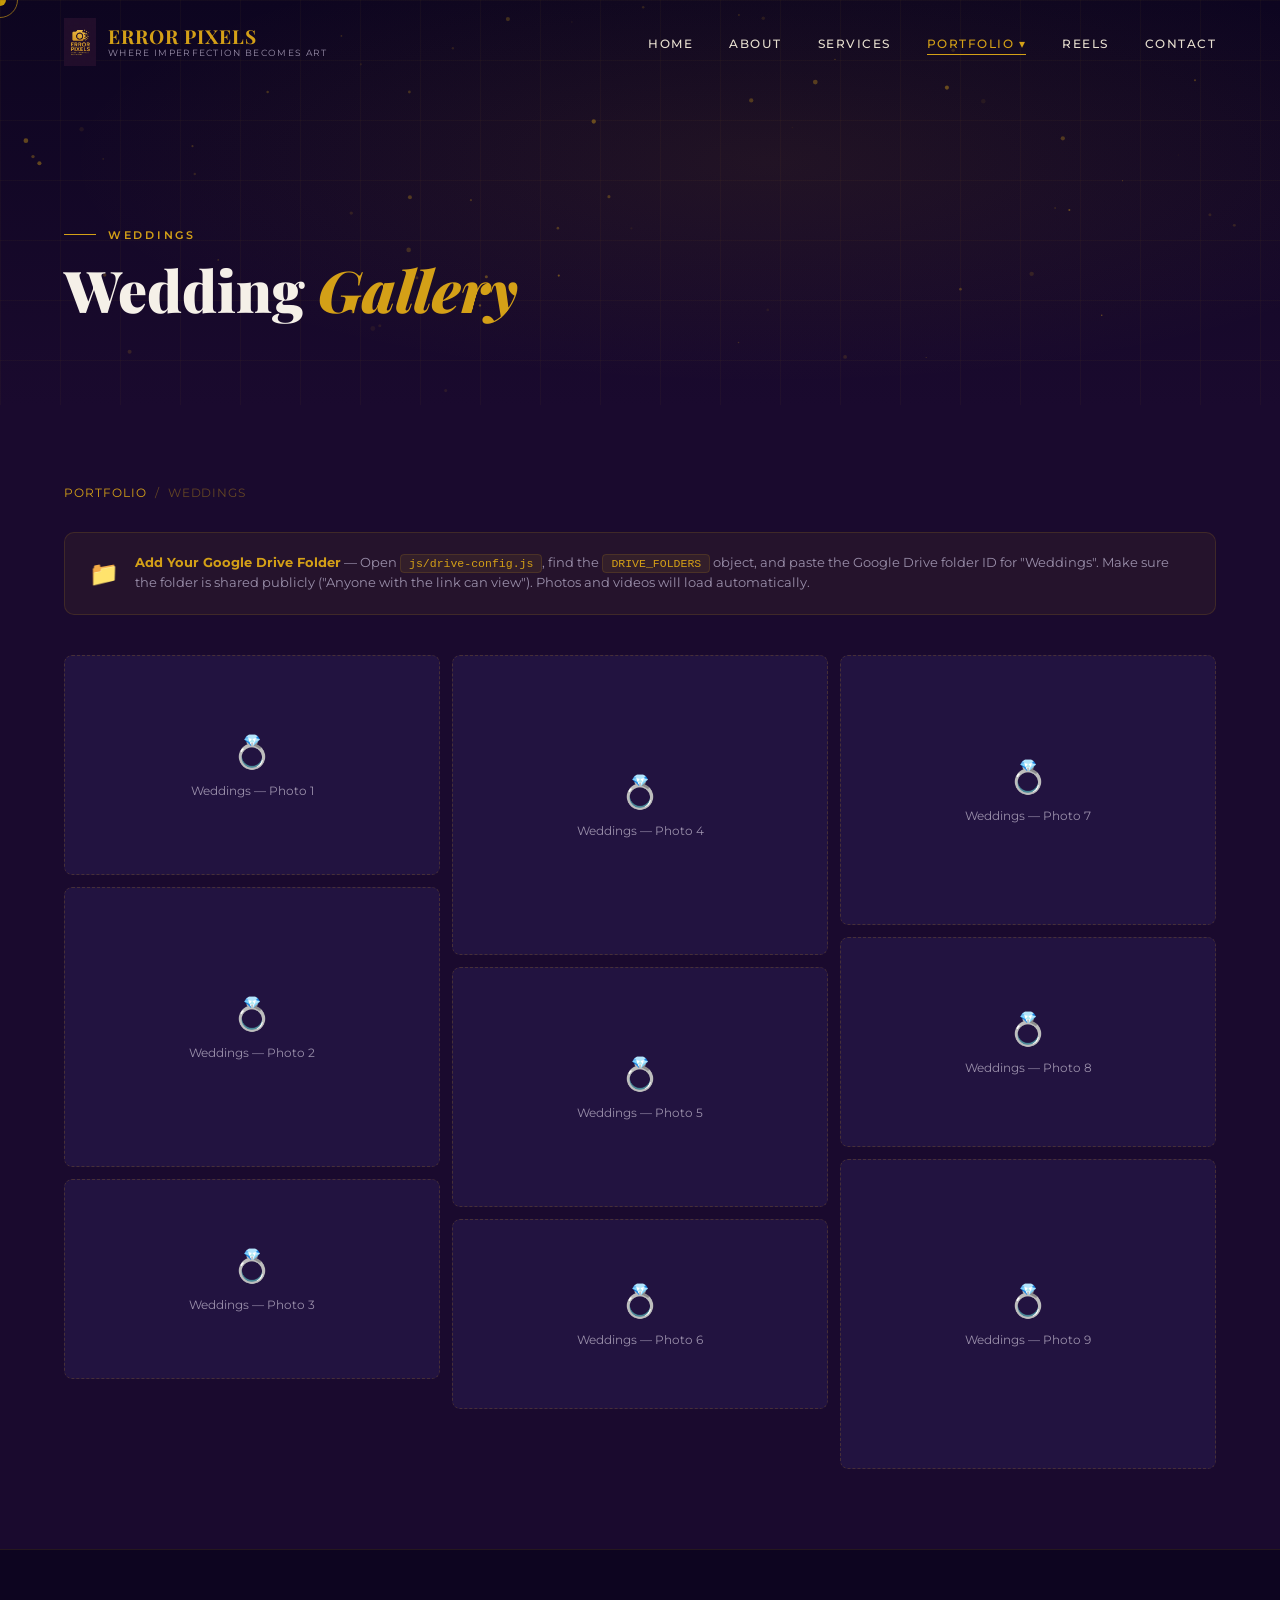
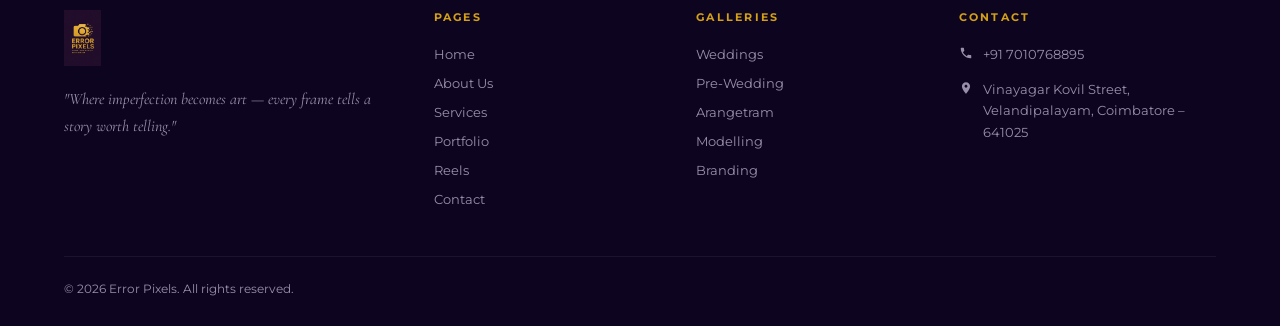
<file: pages/gallery.html>
<!DOCTYPE html>
<html lang="en">
<head>
  <meta charset="UTF-8">
  <meta name="viewport" content="width=device-width, initial-scale=1.0">
  <title>Gallery | Error Pixels</title>
  <meta name="description" content="Error Pixels Photography Gallery — Coimbatore's premium visual studio.">
  <link rel="icon" type="image/png" href="../assets/logo.png">
  <link rel="stylesheet" href="../css/style.css">
  <style>
    .gallery-section { padding: 80px 5%; }

    .gallery-breadcrumb {
      display: flex; align-items: center; gap: 8px;
      margin-bottom: 32px;
      font-size: 0.75rem;
      color: var(--gray);
      letter-spacing: 0.08em;
      text-transform: uppercase;
    }
    .gallery-breadcrumb a { color: var(--gold); text-decoration: none; }
    .gallery-breadcrumb a:hover { text-decoration: underline; }
    .gallery-breadcrumb span { color: rgba(212,160,23,0.4); }

    /* Masonry Grid */
    .gallery-grid {
      columns: 3;
      column-gap: 12px;
    }
    .gallery-item {
      break-inside: avoid;
      margin-bottom: 12px;
      border-radius: 8px;
      overflow: hidden;
      cursor: pointer;
      position: relative;
      display: block;
      transition: var(--transition);
    }
    .gallery-item:hover { transform: scale(1.02); box-shadow: 0 16px 48px rgba(0,0,0,0.5); z-index: 2; }
    .gallery-item img, .gallery-item video {
      width: 100%; display: block;
      border-radius: 8px;
      background: var(--purple-card);
    }
    .gallery-item-overlay {
      position: absolute; inset: 0;
      background: rgba(13,5,32,0.0);
      display: flex; align-items: center; justify-content: center;
      border-radius: 8px;
      transition: var(--transition);
    }
    .gallery-item:hover .gallery-item-overlay { background: rgba(13,5,32,0.4); }
    .gallery-expand {
      width: 44px; height: 44px;
      border-radius: 50%;
      border: 2px solid var(--gold);
      display: flex; align-items: center; justify-content: center;
      color: var(--gold);
      opacity: 0;
      transform: scale(0.7);
      transition: var(--transition);
    }
    .gallery-item:hover .gallery-expand { opacity: 1; transform: scale(1); }

    /* Placeholder items */
    .gallery-placeholder {
      background: var(--purple-card);
      border: 1px dashed rgba(212,160,23,0.2);
      border-radius: 8px;
      display: flex; align-items: center; justify-content: center;
      flex-direction: column; gap: 12px;
      color: var(--gray); font-size: 0.78rem;
      text-align: center; padding: 40px 20px;
    }

    /* Lightbox */
    .lightbox {
      position: fixed; inset: 0;
      background: rgba(0,0,0,0.95);
      z-index: 99999;
      display: none; align-items: center; justify-content: center;
      backdrop-filter: blur(12px);
    }
    .lightbox.open { display: flex; }
    .lightbox-inner {
      position: relative;
      max-width: 90vw; max-height: 90vh;
    }
    .lightbox-inner img, .lightbox-inner video {
      max-width: 90vw; max-height: 85vh;
      border-radius: 8px;
      display: block;
    }
    .lightbox-close {
      position: absolute; top: -40px; right: 0;
      width: 36px; height: 36px;
      border-radius: 50%;
      border: 1px solid rgba(255,255,255,0.3);
      background: none; color: white;
      font-size: 1.2rem; cursor: pointer;
      display: flex; align-items: center; justify-content: center;
      transition: var(--transition);
    }
    .lightbox-close:hover { border-color: var(--gold); color: var(--gold); }
    .lightbox-nav {
      position: absolute; top: 50%;
      transform: translateY(-50%);
      width: 44px; height: 44px;
      border-radius: 50%;
      border: 1px solid rgba(255,255,255,0.3);
      background: rgba(13,5,32,0.6);
      color: white; font-size: 1.2rem;
      cursor: pointer; display: flex; align-items: center; justify-content: center;
      transition: var(--transition);
    }
    .lightbox-nav:hover { border-color: var(--gold); color: var(--gold); }
    .lightbox-prev { left: -56px; }
    .lightbox-next { right: -56px; }

    /* Drive Config Info */
    .config-banner {
      background: rgba(212,160,23,0.06);
      border: 1px solid rgba(212,160,23,0.15);
      border-radius: 10px;
      padding: 20px 24px;
      margin-bottom: 40px;
      display: flex; align-items: center; gap: 16px;
    }
    .config-banner p { font-size: 0.8rem; color: var(--gray); line-height: 1.6; }
    .config-banner code {
      background: rgba(212,160,23,0.08);
      border: 1px solid rgba(212,160,23,0.15);
      padding: 2px 8px; border-radius: 4px;
      font-size: 0.72rem; color: var(--gold); font-family: monospace;
    }

    .empty-state {
      text-align: center; padding: 80px 20px;
      color: var(--gray);
    }
    .empty-state h3 { font-family: 'Playfair Display', serif; font-size: 1.6rem; color: var(--white); margin-bottom: 12px; }

    @media (max-width: 900px) { .gallery-grid { columns: 2; } }
    @media (max-width: 500px) { .gallery-grid { columns: 1; } .lightbox-prev { left: -44px; } .lightbox-next { right: -44px; } }
  </style>
</head>
<body>

  <nav class="navbar">
    <a href="../index.html" class="nav-logo">
      <img src="../assets/logo.png" alt="Error Pixels Logo">
      <span class="nav-logo-text">ERROR PIXELS<span class="nav-logo-sub">Where Imperfection Becomes Art</span></span>
    </a>
    <ul class="nav-links">
      <li><a href="../index.html">Home</a></li>
      <li><a href="about.html">About</a></li>
      <li><a href="services.html">Services</a></li>
      <li class="nav-item"><a href="portfolio.html" class="active">Portfolio ▾</a>
        <div class="dropdown" id="cat-dropdown">
          <a href="gallery.html?cat=wedding">Weddings</a>
          <a href="gallery.html?cat=prewedding">Pre-Wedding</a>
          <a href="gallery.html?cat=arangetram">Arangetram</a>
          <a href="gallery.html?cat=modelling">Modelling</a>
          <a href="gallery.html?cat=branding">Branding</a>
        </div>
      </li>
      <li><a href="reels.html">Reels</a></li>
      <li><a href="contact.html">Contact</a></li>
    </ul>
    <button class="hamburger"><span></span><span></span><span></span></button>
  </nav>
  <div class="mobile-menu">
    <a href="../index.html">Home</a><a href="about.html">About</a><a href="services.html">Services</a>
    <a href="portfolio.html">Portfolio</a><a href="reels.html">Reels</a><a href="contact.html">Contact</a>
  </div>

  <div class="page-hero" id="gallery-hero">
    <div class="page-hero-grid"></div>
    <canvas id="particles-canvas" style="position:absolute;inset:0;width:100%;height:100%;pointer-events:none;"></canvas>
    <div class="page-hero-content">
      <div class="section-label" id="gallery-label">Portfolio</div>
      <h1 class="section-title" id="gallery-title">Loading...</h1>
    </div>
  </div>

  <section class="gallery-section">
    <!-- Breadcrumb -->
    <div class="gallery-breadcrumb">
      <a href="portfolio.html">Portfolio</a>
      <span>/</span>
      <span id="breadcrumb-label">Gallery</span>
    </div>

    <!-- Config Banner -->
    <div class="config-banner" id="config-banner">
      <div style="font-size:1.5rem;">📁</div>
      <div>
        <p><strong style="color:var(--gold);">Add Your Google Drive Folder</strong> — Open <code>js/drive-config.js</code>, find the <code>DRIVE_FOLDERS</code> object, and paste the Google Drive folder ID for <span id="cat-name-inline">this category</span>. Make sure the folder is shared publicly ("Anyone with the link can view"). Photos and videos will load automatically.</p>
      </div>
    </div>

    <!-- Gallery Grid -->
    <div class="gallery-grid" id="gallery-grid">
      <!-- JS populates this -->
    </div>

    <div class="empty-state" id="empty-state" style="display:none;">
      <h3>No Content Yet</h3>
      <p>Add your Google Drive folder ID in <code>js/drive-config.js</code> to display your portfolio here.</p>
      <a href="contact.html" class="btn-outline" style="margin-top:24px;">Contact Us</a>
    </div>
  </section>

  <!-- Lightbox -->
  <div class="lightbox" id="lightbox">
    <div class="lightbox-inner">
      <button class="lightbox-close" id="lightbox-close">✕</button>
      <button class="lightbox-nav lightbox-prev" id="lightbox-prev">‹</button>
      <button class="lightbox-nav lightbox-next" id="lightbox-next">›</button>
      <div id="lightbox-content"></div>
    </div>
  </div>

  <footer>
    <div class="footer-grid">
      <div class="footer-brand"><img src="../assets/logo.png" alt="Error Pixels"><p>"Where imperfection becomes art — every frame tells a story worth telling."</p></div>
      <div class="footer-col"><h4>Pages</h4><ul><li><a href="../index.html">Home</a></li><li><a href="about.html">About Us</a></li><li><a href="services.html">Services</a></li><li><a href="portfolio.html">Portfolio</a></li><li><a href="reels.html">Reels</a></li><li><a href="contact.html">Contact</a></li></ul></div>
      <div class="footer-col"><h4>Galleries</h4><ul>
        <li><a href="gallery.html?cat=wedding">Weddings</a></li>
        <li><a href="gallery.html?cat=prewedding">Pre-Wedding</a></li>
        <li><a href="gallery.html?cat=arangetram">Arangetram</a></li>
        <li><a href="gallery.html?cat=modelling">Modelling</a></li>
        <li><a href="gallery.html?cat=branding">Branding</a></li>
      </ul></div>
      <div class="footer-col"><h4>Contact</h4>
        <a class="footer-contact-item" href="tel:+917010768895"><svg width="14" height="14" viewBox="0 0 24 24" fill="currentColor"><path d="M6.62 10.79a15.053 15.053 0 006.59 6.59l2.2-2.2c.27-.27.67-.36 1.02-.24 1.12.37 2.33.57 3.57.57.55 0 1 .45 1 1V20c0 .55-.45 1-1 1-9.39 0-17-7.61-17-17 0-.55.45-1 1-1h3.5c.55 0 1 .45 1 1 0 1.25.2 2.45.57 3.57.11.35.03.74-.25 1.02l-2.2 2.2z"/></svg>+91 7010768895</a>
        <div class="footer-contact-item" style="cursor:default;"><svg width="14" height="14" viewBox="0 0 24 24" fill="currentColor"><path d="M12 2C8.13 2 5 5.13 5 9c0 5.25 7 13 7 13s7-7.75 7-13c0-3.87-3.13-7-7-7zm0 9.5c-1.38 0-2.5-1.12-2.5-2.5s1.12-2.5 2.5-2.5 2.5 1.12 2.5 2.5-1.12 2.5-2.5 2.5z"/></svg>Vinayagar Kovil Street, Velandipalayam, Coimbatore – 641025</div>
      </div>
    </div>
    <div class="footer-bottom"><p>© <span id="year"></span> Error Pixels. All rights reserved.</p></div>
  </footer>

  <script src="../js/drive-config.js"></script>
  <script src="../js/main.js"></script>
  <script>
    document.getElementById('year').textContent = new Date().getFullYear();

    const CAT_INFO = {
      wedding:    { label: 'Weddings', title: 'Wedding <span>Gallery</span>', icon: '💍' },
      prewedding: { label: 'Pre-Wedding', title: 'Pre-Wedding <span>Gallery</span>', icon: '🌅' },
      arangetram: { label: 'Arangetram', title: 'Arangetram <span>Gallery</span>', icon: '🎭' },
      modelling:  { label: 'Modelling', title: 'Modelling <span>Gallery</span>', icon: '✨' },
      branding:   { label: 'Branding & Promotion', title: 'Branding <span>Gallery</span>', icon: '🎬' },
    };

    const params = new URLSearchParams(window.location.search);
    const cat = params.get('cat') || 'wedding';
    const info = CAT_INFO[cat] || CAT_INFO.wedding;

    // Update page labels
    document.getElementById('gallery-label').textContent = info.label;
    document.getElementById('gallery-title').innerHTML = info.title;
    document.getElementById('breadcrumb-label').textContent = info.label;
    document.getElementById('cat-name-inline').textContent = '"' + info.label + '"';
    document.title = info.label + ' | Error Pixels';

    // Load from Drive or show placeholder
    const folderId = (typeof DRIVE_FOLDERS !== 'undefined') ? DRIVE_FOLDERS[cat] : null;
    const grid = document.getElementById('gallery-grid');
    const emptyState = document.getElementById('empty-state');
    const configBanner = document.getElementById('config-banner');

    let lightboxItems = [];
    let currentIndex = 0;

    function openLightbox(index) {
      currentIndex = index;
      renderLightbox();
      document.getElementById('lightbox').classList.add('open');
      document.body.style.overflow = 'hidden';
    }
    function closeLightbox() {
      document.getElementById('lightbox').classList.remove('open');
      document.body.style.overflow = '';
    }
    function renderLightbox() {
      const item = lightboxItems[currentIndex];
      const content = document.getElementById('lightbox-content');
      if (item.type === 'video') {
        content.innerHTML = `<video src="${item.src}" controls autoplay style="max-width:90vw;max-height:85vh;border-radius:8px;"></video>`;
      } else {
        content.innerHTML = `<img src="${item.src}" alt="${item.alt || ''}" style="max-width:90vw;max-height:85vh;border-radius:8px;">`;
      }
    }

    document.getElementById('lightbox-close').addEventListener('click', closeLightbox);
    document.getElementById('lightbox').addEventListener('click', (e) => { if (e.target === e.currentTarget) closeLightbox(); });
    document.getElementById('lightbox-prev').addEventListener('click', () => { currentIndex = (currentIndex - 1 + lightboxItems.length) % lightboxItems.length; renderLightbox(); });
    document.getElementById('lightbox-next').addEventListener('click', () => { currentIndex = (currentIndex + 1) % lightboxItems.length; renderLightbox(); });
    document.addEventListener('keydown', (e) => {
      if (!document.getElementById('lightbox').classList.contains('open')) return;
      if (e.key === 'Escape') closeLightbox();
      if (e.key === 'ArrowLeft') { currentIndex = (currentIndex - 1 + lightboxItems.length) % lightboxItems.length; renderLightbox(); }
      if (e.key === 'ArrowRight') { currentIndex = (currentIndex + 1) % lightboxItems.length; renderLightbox(); }
    });

    function renderItem(item, index) {
      const el = document.createElement('div');
      el.className = 'gallery-item reveal';
      el.style.cursor = 'pointer';
      let inner = '';
      if (item.type === 'video') {
        inner = `<video src="${item.src}" muted preload="metadata" style="width:100%;border-radius:8px;background:var(--purple-card);" onmouseenter="this.play()" onmouseleave="this.pause()"></video>`;
      } else {
        inner = `<img src="${item.src}" alt="${item.alt || info.label}" loading="lazy" style="width:100%;border-radius:8px;background:var(--purple-card);">`;
      }
      el.innerHTML = inner + `<div class="gallery-item-overlay"><div class="gallery-expand">⤢</div></div>`;
      el.addEventListener('click', () => openLightbox(index));
      return el;
    }

    if (folderId && folderId !== 'YOUR_FOLDER_ID') {
      configBanner.style.display = 'none';
      // Google Drive Public Folder Access via shared link embed
      // Items must be individually added in drive-config.js as an items array
      const items = (typeof DRIVE_ITEMS !== 'undefined' && DRIVE_ITEMS[cat]) ? DRIVE_ITEMS[cat] : [];
      if (items.length > 0) {
        lightboxItems = items;
        items.forEach((item, i) => grid.appendChild(renderItem(item, i)));
      } else {
        // Show embedded Drive folder
        grid.innerHTML = `
          <div style="grid-column:1/-1;width:100%;border-radius:12px;overflow:hidden;border:1px solid rgba(212,160,23,0.15);">
            <iframe src="https://drive.google.com/embeddedfolderview?id=${folderId}#grid"
              style="width:100%;height:600px;border:none;background:var(--purple-card);"
              title="${info.label} Gallery"></iframe>
          </div>`;
      }
    } else {
      // Placeholder grid for demo
      configBanner.style.display = 'flex';
      const heights = [220, 280, 200, 300, 240, 190, 270, 210, 310];
      heights.forEach((h, i) => {
        const el = document.createElement('div');
        el.className = 'gallery-item';
        el.innerHTML = `<div class="gallery-placeholder" style="height:${h}px;">
          <span style="font-size:2rem;">${info.icon}</span>
          <span>${info.label} — Photo ${i + 1}</span>
        </div>`;
        grid.appendChild(el);
      });
    }
  </script>
</body>
</html>
</file>
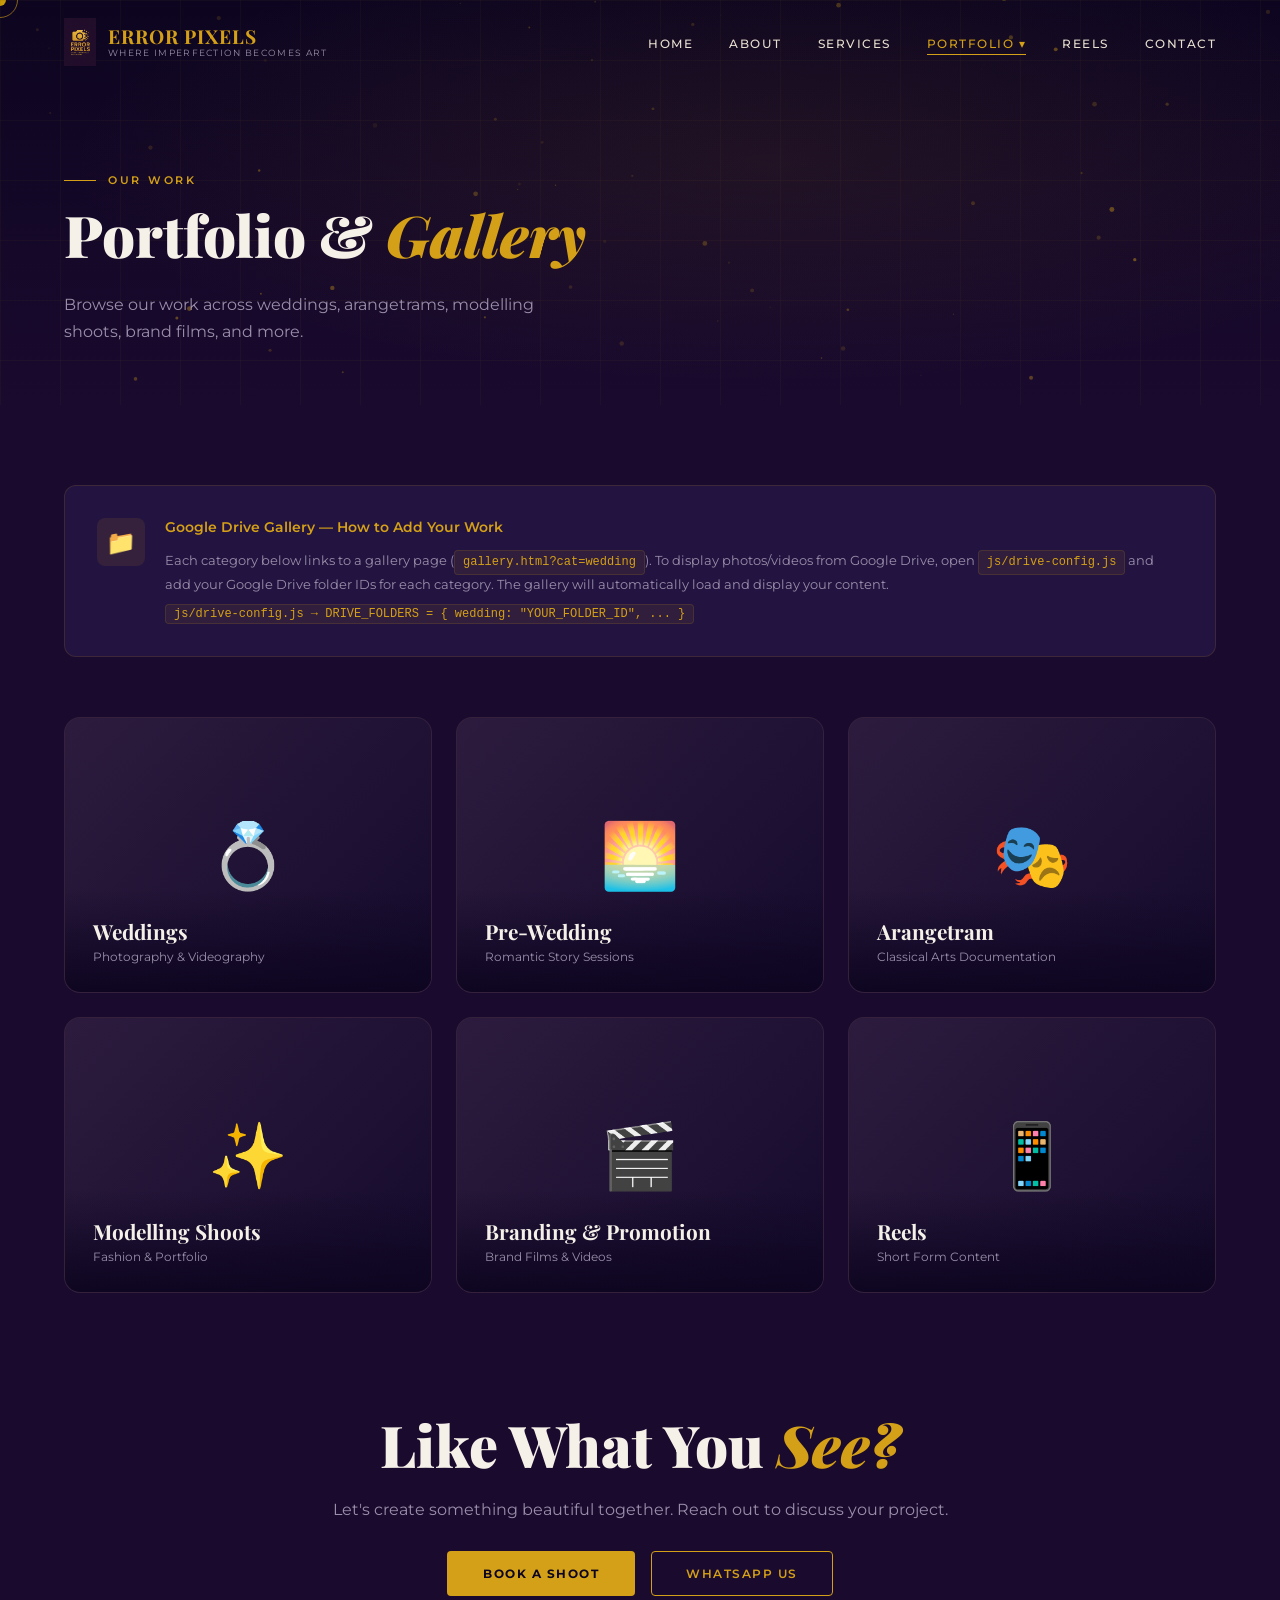
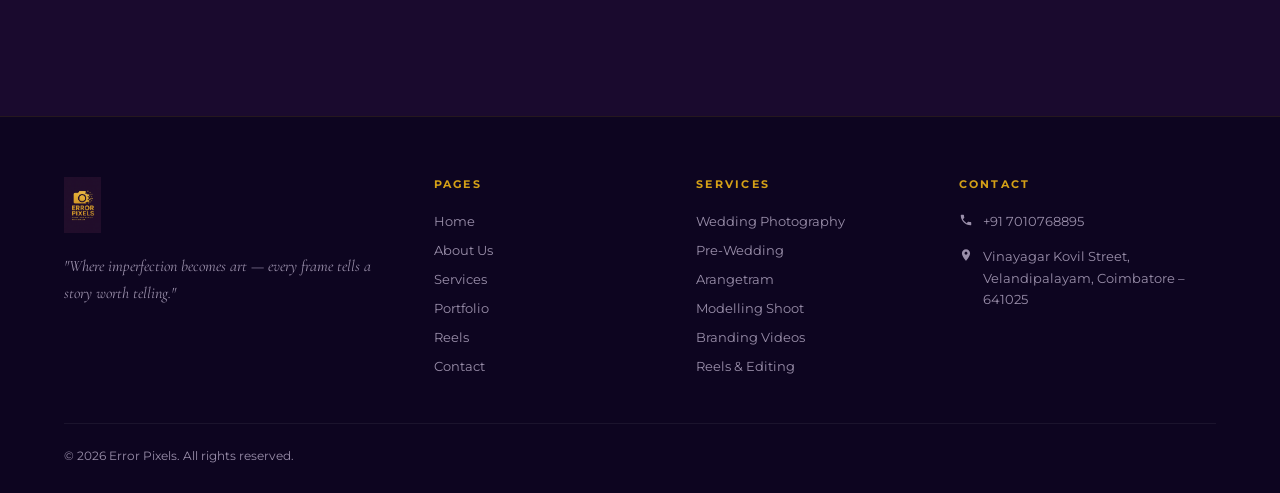
<file: pages/portfolio.html>
<!DOCTYPE html>
<html lang="en">
<head>
  <meta charset="UTF-8">
  <meta name="viewport" content="width=device-width, initial-scale=1.0">
  <title>Portfolio | Error Pixels</title>
  <meta name="description" content="Explore Error Pixels portfolio — wedding photography, pre-wedding shoots, arangetram, modelling, branding videos and reels from Coimbatore.">
  <link rel="icon" type="image/png" href="../assets/logo.png">
  <link rel="stylesheet" href="../css/style.css">
  <style>
    .portfolio-section { padding: 80px 5%; }

    /* Category Filter */
    .filter-bar {
      display: flex; flex-wrap: wrap; gap: 10px;
      margin-bottom: 48px;
      justify-content: center;
    }
    .filter-btn {
      padding: 10px 22px;
      border-radius: 50px;
      border: 1px solid rgba(212,160,23,0.25);
      background: transparent;
      color: var(--gray);
      font-family: 'Montserrat', sans-serif;
      font-size: 0.75rem;
      font-weight: 600;
      letter-spacing: 0.1em;
      text-transform: uppercase;
      cursor: pointer;
      transition: var(--transition);
    }
    .filter-btn:hover, .filter-btn.active {
      background: var(--gold);
      color: var(--dark);
      border-color: var(--gold);
    }

    /* Category Cards (subfolder pages) */
    .categories-grid {
      display: grid;
      grid-template-columns: repeat(3, 1fr);
      gap: 24px;
      margin-bottom: 80px;
    }
    .category-card {
      position: relative;
      background: var(--purple-card);
      border: 1px solid rgba(212,160,23,0.1);
      border-radius: 16px;
      overflow: hidden;
      text-decoration: none;
      display: block;
      transition: var(--transition);
      aspect-ratio: 4/3;
    }
    .category-card:hover {
      border-color: rgba(212,160,23,0.4);
      transform: translateY(-6px);
      box-shadow: 0 24px 64px rgba(0,0,0,0.4);
    }
    .category-card-bg {
      position: absolute; inset: 0;
      background: linear-gradient(135deg, rgba(212,160,23,0.06), rgba(13,5,32,0.6));
      display: flex; align-items: center; justify-content: center;
      font-size: 4rem;
      transition: var(--transition);
    }
    .category-card:hover .category-card-bg { background: linear-gradient(135deg, rgba(212,160,23,0.12), rgba(13,5,32,0.4)); }
    .category-card-overlay {
      position: absolute; bottom: 0; left: 0; right: 0;
      padding: 28px;
      background: linear-gradient(0deg, rgba(13,5,32,0.95) 0%, transparent 100%);
    }
    .category-card h3 {
      font-family: 'Playfair Display', serif;
      font-size: 1.3rem;
      font-weight: 700;
      color: var(--white);
      margin-bottom: 4px;
    }
    .category-card p { font-size: 0.75rem; color: var(--gray); }
    .category-arrow {
      position: absolute; top: 20px; right: 20px;
      width: 36px; height: 36px;
      border-radius: 50%;
      border: 1px solid rgba(212,160,23,0.4);
      display: flex; align-items: center; justify-content: center;
      color: var(--gold);
      font-size: 1rem;
      opacity: 0;
      transform: translateY(6px);
      transition: var(--transition);
    }
    .category-card:hover .category-arrow { opacity: 1; transform: translateY(0); }

    /* Drive Integration Info */
    .drive-info {
      background: var(--purple-card);
      border: 1px solid rgba(212,160,23,0.15);
      border-radius: 12px;
      padding: 32px;
      margin-bottom: 60px;
      display: flex; align-items: flex-start; gap: 20px;
    }
    .drive-info-icon {
      width: 48px; height: 48px; flex-shrink: 0;
      background: rgba(212,160,23,0.1);
      border-radius: 8px;
      display: flex; align-items: center; justify-content: center;
      font-size: 1.5rem;
    }
    .drive-info h4 { font-size: 0.9rem; font-weight: 600; color: var(--gold); margin-bottom: 6px; }
    .drive-info p { font-size: 0.8rem; color: var(--gray); line-height: 1.6; }
    .drive-info code {
      display: inline-block;
      background: rgba(212,160,23,0.08);
      border: 1px solid rgba(212,160,23,0.15);
      padding: 2px 8px; border-radius: 4px;
      font-size: 0.75rem; color: var(--gold);
      font-family: monospace; margin-top: 8px;
    }

    @media (max-width: 900px) { .categories-grid { grid-template-columns: repeat(2, 1fr); } }
    @media (max-width: 600px) { .categories-grid { grid-template-columns: 1fr; } }
  </style>
</head>
<body>

  <nav class="navbar">
    <a href="../index.html" class="nav-logo">
      <img src="../assets/logo.png" alt="Error Pixels Logo">
      <span class="nav-logo-text">ERROR PIXELS<span class="nav-logo-sub">Where Imperfection Becomes Art</span></span>
    </a>
    <ul class="nav-links">
      <li><a href="../index.html">Home</a></li>
      <li><a href="about.html">About</a></li>
      <li><a href="services.html">Services</a></li>
      <li class="nav-item"><a href="portfolio.html" class="active">Portfolio ▾</a>
        <div class="dropdown">
          <a href="gallery.html?cat=wedding">Weddings</a>
          <a href="gallery.html?cat=prewedding">Pre-Wedding</a>
          <a href="gallery.html?cat=arangetram">Arangetram</a>
          <a href="gallery.html?cat=modelling">Modelling</a>
          <a href="gallery.html?cat=branding">Branding</a>
        </div>
      </li>
      <li><a href="reels.html">Reels</a></li>
      <li><a href="contact.html">Contact</a></li>
    </ul>
    <button class="hamburger"><span></span><span></span><span></span></button>
  </nav>
  <div class="mobile-menu">
    <a href="../index.html">Home</a><a href="about.html">About</a><a href="services.html">Services</a>
    <a href="portfolio.html">Portfolio</a><a href="reels.html">Reels</a><a href="contact.html">Contact</a>
  </div>

  <div class="page-hero">
    <div class="page-hero-grid"></div>
    <canvas id="particles-canvas" style="position:absolute;inset:0;width:100%;height:100%;pointer-events:none;"></canvas>
    <div class="page-hero-content">
      <div class="section-label">Our Work</div>
      <h1 class="section-title">Portfolio & <span>Gallery</span></h1>
      <p style="color:var(--gray);font-size:1rem;max-width:500px;line-height:1.7;">Browse our work across weddings, arangetrams, modelling shoots, brand films, and more.</p>
    </div>
  </div>

  <section class="portfolio-section">

    <!-- Drive Integration Note (visible to admin, can be hidden) -->
    <div class="drive-info reveal">
      <div class="drive-info-icon">📁</div>
      <div>
        <h4>Google Drive Gallery — How to Add Your Work</h4>
        <p>Each category below links to a gallery page (<code>gallery.html?cat=wedding</code>). To display photos/videos from Google Drive, open <code>js/drive-config.js</code> and add your Google Drive folder IDs for each category. The gallery will automatically load and display your content.</p>
        <code>js/drive-config.js → DRIVE_FOLDERS = { wedding: "YOUR_FOLDER_ID", ... }</code>
      </div>
    </div>

    <!-- Category Cards -->
    <div class="categories-grid">
      <a href="gallery.html?cat=wedding" class="category-card reveal">
        <div class="category-card-bg">💍</div>
        <div class="category-arrow">→</div>
        <div class="category-card-overlay">
          <h3>Weddings</h3>
          <p>Photography & Videography</p>
        </div>
      </a>
      <a href="gallery.html?cat=prewedding" class="category-card reveal" data-delay="80">
        <div class="category-card-bg">🌅</div>
        <div class="category-arrow">→</div>
        <div class="category-card-overlay">
          <h3>Pre-Wedding</h3>
          <p>Romantic Story Sessions</p>
        </div>
      </a>
      <a href="gallery.html?cat=arangetram" class="category-card reveal" data-delay="160">
        <div class="category-card-bg">🎭</div>
        <div class="category-arrow">→</div>
        <div class="category-card-overlay">
          <h3>Arangetram</h3>
          <p>Classical Arts Documentation</p>
        </div>
      </a>
      <a href="gallery.html?cat=modelling" class="category-card reveal" data-delay="0">
        <div class="category-card-bg">✨</div>
        <div class="category-arrow">→</div>
        <div class="category-card-overlay">
          <h3>Modelling Shoots</h3>
          <p>Fashion & Portfolio</p>
        </div>
      </a>
      <a href="gallery.html?cat=branding" class="category-card reveal" data-delay="80">
        <div class="category-card-bg">🎬</div>
        <div class="category-arrow">→</div>
        <div class="category-card-overlay">
          <h3>Branding & Promotion</h3>
          <p>Brand Films & Videos</p>
        </div>
      </a>
      <a href="reels.html" class="category-card reveal" data-delay="160">
        <div class="category-card-bg">📱</div>
        <div class="category-arrow">→</div>
        <div class="category-card-overlay">
          <h3>Reels</h3>
          <p>Short Form Content</p>
        </div>
      </a>
    </div>

    <!-- CTA -->
    <div style="text-align:center;padding:40px 0;">
      <h2 class="section-title reveal">Like What You <span>See?</span></h2>
      <p style="color:var(--gray);margin-bottom:32px;" class="reveal">Let's create something beautiful together. Reach out to discuss your project.</p>
      <div style="display:flex;gap:16px;justify-content:center;flex-wrap:wrap;" class="reveal">
        <a href="contact.html" class="btn-primary">Book a Shoot</a>
        <a href="https://wa.me/917010768895" class="btn-outline" target="_blank" rel="noopener">WhatsApp Us</a>
      </div>
    </div>
  </section>

  <footer>
    <div class="footer-grid">
      <div class="footer-brand"><img src="../assets/logo.png" alt="Error Pixels"><p>"Where imperfection becomes art — every frame tells a story worth telling."</p></div>
      <div class="footer-col"><h4>Pages</h4><ul><li><a href="../index.html">Home</a></li><li><a href="about.html">About Us</a></li><li><a href="services.html">Services</a></li><li><a href="portfolio.html">Portfolio</a></li><li><a href="reels.html">Reels</a></li><li><a href="contact.html">Contact</a></li></ul></div>
      <div class="footer-col"><h4>Services</h4><ul><li><a href="services.html">Wedding Photography</a></li><li><a href="services.html">Pre-Wedding</a></li><li><a href="services.html">Arangetram</a></li><li><a href="services.html">Modelling Shoot</a></li><li><a href="services.html">Branding Videos</a></li><li><a href="services.html">Reels & Editing</a></li></ul></div>
      <div class="footer-col"><h4>Contact</h4>
        <a class="footer-contact-item" href="tel:+917010768895"><svg width="14" height="14" viewBox="0 0 24 24" fill="currentColor"><path d="M6.62 10.79a15.053 15.053 0 006.59 6.59l2.2-2.2c.27-.27.67-.36 1.02-.24 1.12.37 2.33.57 3.57.57.55 0 1 .45 1 1V20c0 .55-.45 1-1 1-9.39 0-17-7.61-17-17 0-.55.45-1 1-1h3.5c.55 0 1 .45 1 1 0 1.25.2 2.45.57 3.57.11.35.03.74-.25 1.02l-2.2 2.2z"/></svg>+91 7010768895</a>
        <div class="footer-contact-item" style="cursor:default;"><svg width="14" height="14" viewBox="0 0 24 24" fill="currentColor"><path d="M12 2C8.13 2 5 5.13 5 9c0 5.25 7 13 7 13s7-7.75 7-13c0-3.87-3.13-7-7-7zm0 9.5c-1.38 0-2.5-1.12-2.5-2.5s1.12-2.5 2.5-2.5 2.5 1.12 2.5 2.5-1.12 2.5-2.5 2.5z"/></svg>Vinayagar Kovil Street, Velandipalayam, Coimbatore – 641025</div>
      </div>
    </div>
    <div class="footer-bottom"><p>© <span id="year"></span> Error Pixels. All rights reserved.</p></div>
  </footer>

  <script src="../js/main.js"></script>
  <script>document.getElementById('year').textContent = new Date().getFullYear();</script>
</body>
</html>
</file>
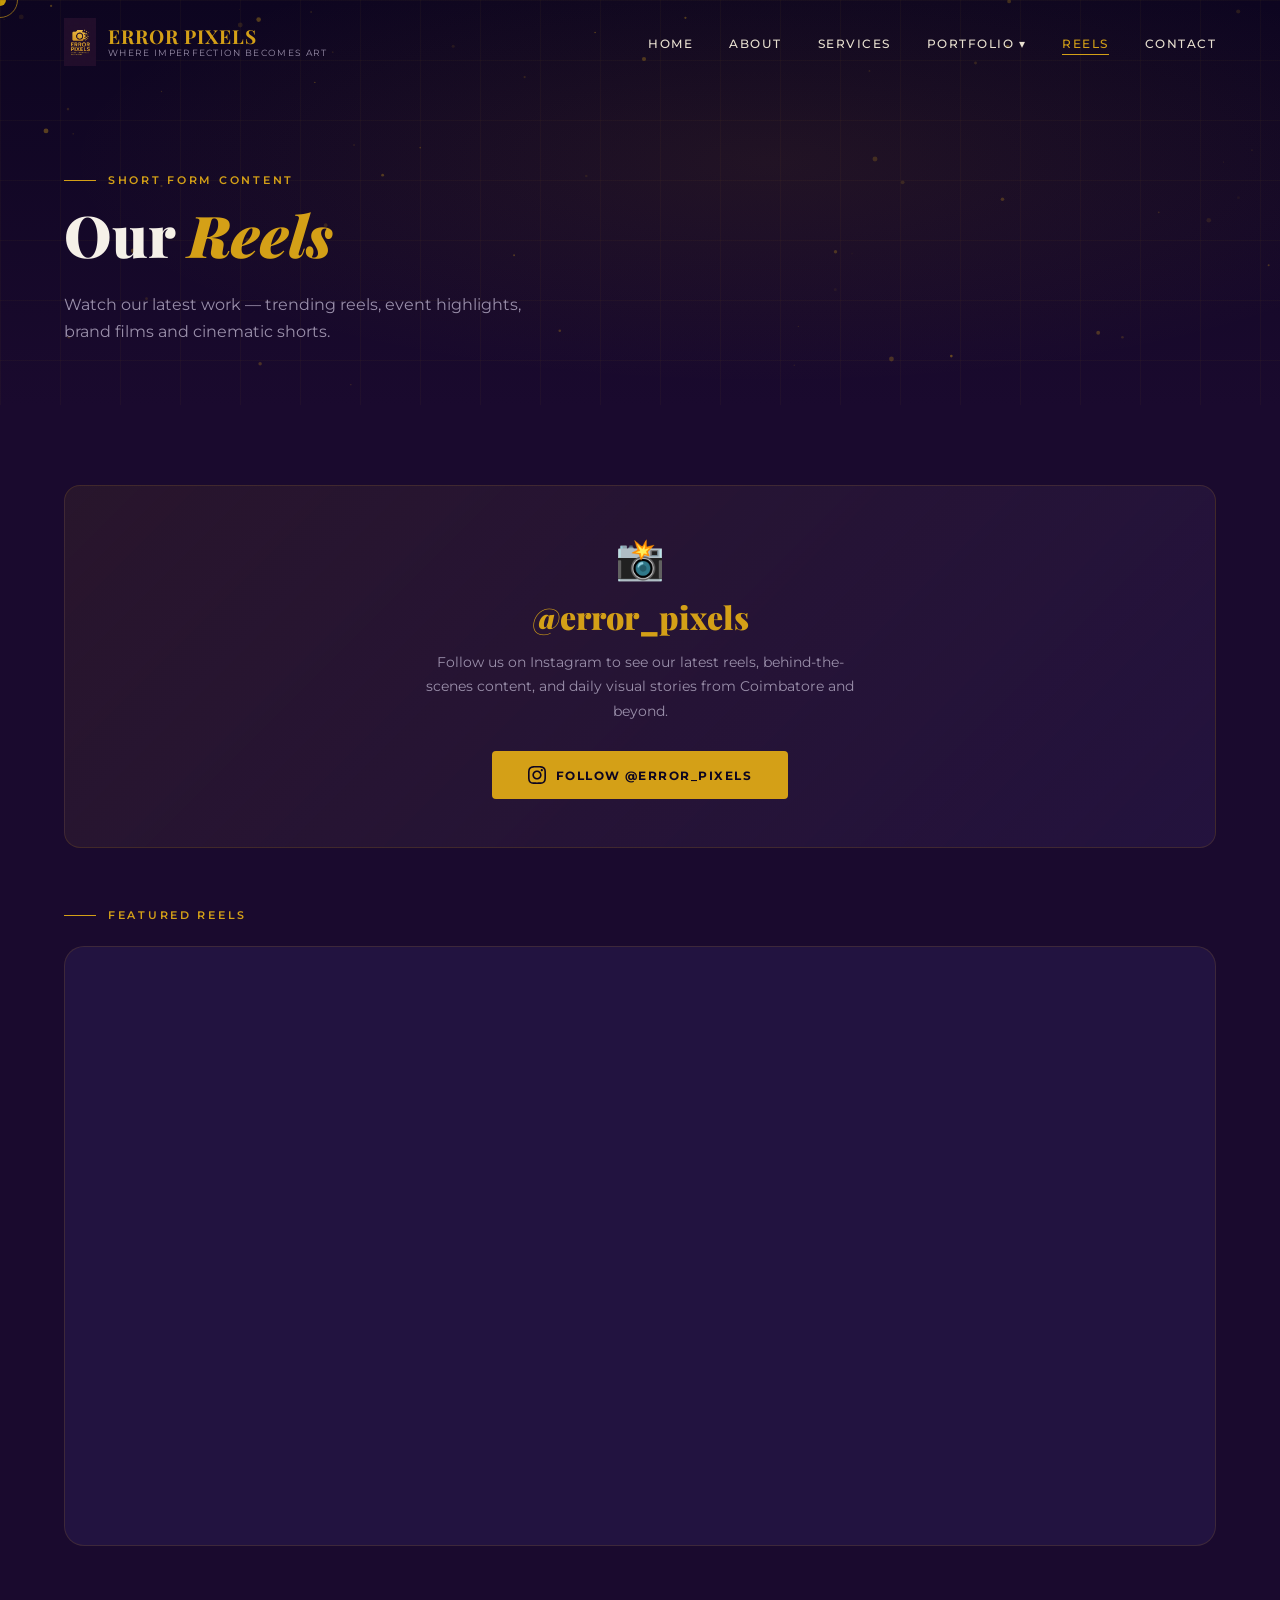
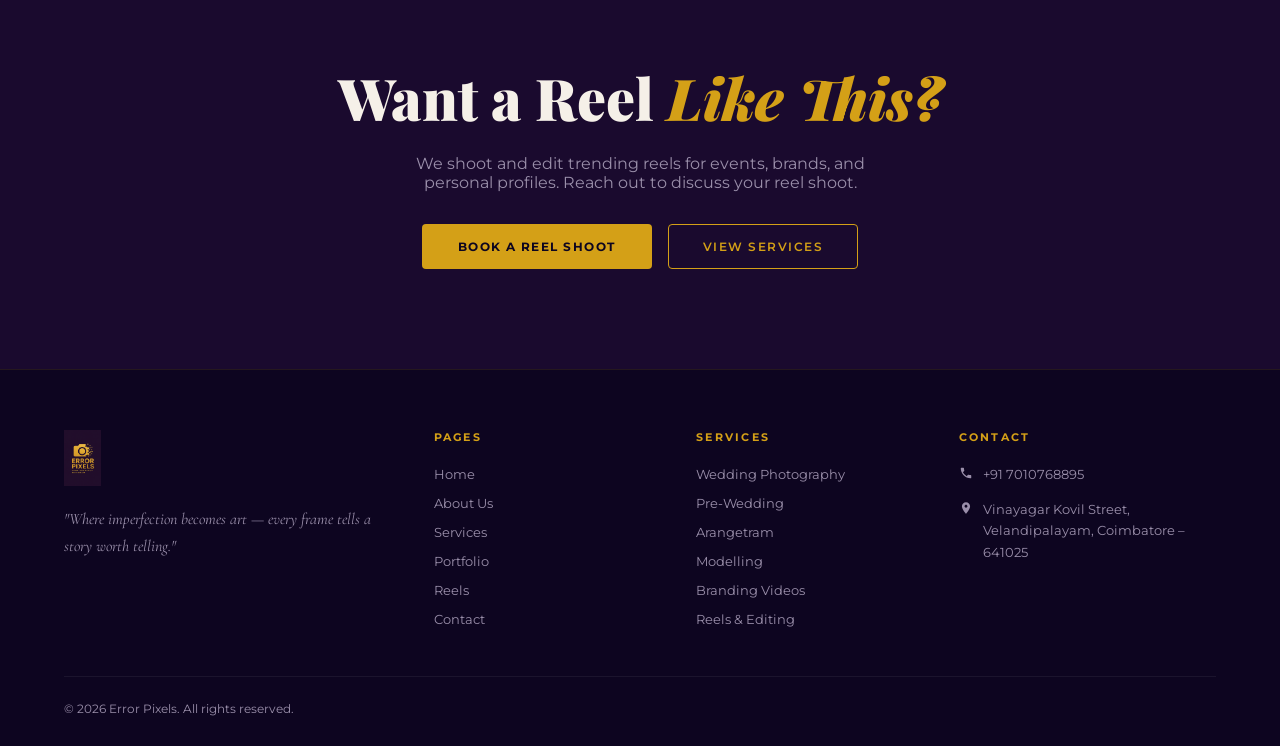
<file: pages/reels.html>
<!DOCTYPE html>
<html lang="en">
<head>
  <meta charset="UTF-8">
  <meta name="viewport" content="width=device-width, initial-scale=1.0">
  <title>Reels | Error Pixels</title>
  <meta name="description" content="Watch Error Pixels' latest reels — trending short-form content, wedding highlights, event reels and brand videos from Coimbatore.">
  <link rel="icon" type="image/png" href="../assets/logo.png">
  <link rel="stylesheet" href="../css/style.css">
  <style>
    .reels-section { padding: 80px 5%; }

    /* Tagembed Widget Wrapper */
    .tagembed-wrapper {
      background: var(--purple-card);
      border: 1px solid rgba(212,160,23,0.15);
      border-radius: 20px;
      overflow: hidden;
      min-height: 600px;
      margin-bottom: 60px;
      padding: 8px;
    }
    .tagembed-wrapper .tagembed-widget {
      border-radius: 16px;
      overflow: hidden;
    }

    /* IG Profile CTA */
    .ig-cta {
      background: linear-gradient(135deg, rgba(212,160,23,0.08), rgba(45,27,78,0.5));
      border: 1px solid rgba(212,160,23,0.15);
      border-radius: 16px;
      padding: 48px;
      text-align: center;
      margin-bottom: 60px;
    }
    .ig-handle {
      font-family: 'Playfair Display', serif;
      font-size: 2rem; font-weight: 900;
      color: var(--gold);
      margin: 12px 0;
    }
    .ig-cta p { color: var(--gray); font-size: 0.9rem; max-width: 440px; margin: 0 auto 28px; line-height: 1.7; }

    @media (max-width: 600px) {
      .tagembed-wrapper { min-height: 400px; }
    }
  </style>
</head>
<body>

  <nav class="navbar">
    <a href="../index.html" class="nav-logo">
      <img src="../assets/logo.png" alt="Error Pixels Logo">
      <span class="nav-logo-text">ERROR PIXELS<span class="nav-logo-sub">Where Imperfection Becomes Art</span></span>
    </a>
    <ul class="nav-links">
      <li><a href="../index.html">Home</a></li>
      <li><a href="about.html">About</a></li>
      <li><a href="services.html">Services</a></li>
      <li class="nav-item"><a href="portfolio.html">Portfolio ▾</a>
        <div class="dropdown">
          <a href="gallery.html?cat=wedding">Weddings</a>
          <a href="gallery.html?cat=prewedding">Pre-Wedding</a>
          <a href="gallery.html?cat=arangetram">Arangetram</a>
          <a href="gallery.html?cat=modelling">Modelling</a>
          <a href="gallery.html?cat=branding">Branding</a>
        </div>
      </li>
      <li><a href="reels.html" class="active">Reels</a></li>
      <li><a href="contact.html">Contact</a></li>
    </ul>
    <button class="hamburger"><span></span><span></span><span></span></button>
  </nav>
  <div class="mobile-menu">
    <a href="../index.html">Home</a><a href="about.html">About</a><a href="services.html">Services</a>
    <a href="portfolio.html">Portfolio</a><a href="reels.html">Reels</a><a href="contact.html">Contact</a>
  </div>

  <div class="page-hero">
    <div class="page-hero-grid"></div>
    <canvas id="particles-canvas" style="position:absolute;inset:0;width:100%;height:100%;pointer-events:none;"></canvas>
    <div class="page-hero-content">
      <div class="section-label">Short Form Content</div>
      <h1 class="section-title">Our <span>Reels</span></h1>
      <p style="color:var(--gray);font-size:1rem;max-width:500px;line-height:1.7;">Watch our latest work — trending reels, event highlights, brand films and cinematic shorts.</p>
    </div>
  </div>

  <section class="reels-section">

    <!-- Instagram Profile CTA -->
    <div class="ig-cta reveal">
      <div style="font-size:2.5rem;">📸</div>
      <div class="ig-handle">@error_pixels</div>
      <p>Follow us on Instagram to see our latest reels, behind-the-scenes content, and daily visual stories from Coimbatore and beyond.</p>
      <a href="https://www.instagram.com/error_pixels" target="_blank" rel="noopener" class="btn-primary">
        <svg width="18" height="18" viewBox="0 0 24 24" fill="currentColor"><path d="M12 2.163c3.204 0 3.584.012 4.85.07 3.252.148 4.771 1.691 4.919 4.919.058 1.265.069 1.645.069 4.849 0 3.205-.012 3.584-.069 4.849-.149 3.225-1.664 4.771-4.919 4.919-1.266.058-1.644.07-4.85.07-3.204 0-3.584-.012-4.849-.07-3.26-.149-4.771-1.699-4.919-4.92-.058-1.265-.07-1.644-.07-4.849 0-3.204.013-3.583.07-4.849.149-3.227 1.664-4.771 4.919-4.919 1.266-.057 1.645-.069 4.849-.069zm0-2.163c-3.259 0-3.667.014-4.947.072-4.358.2-6.78 2.618-6.98 6.98-.059 1.281-.073 1.689-.073 4.948 0 3.259.014 3.668.072 4.948.2 4.358 2.618 6.78 6.98 6.98 1.281.058 1.689.072 4.948.072 3.259 0 3.668-.014 4.948-.072 4.354-.2 6.782-2.618 6.979-6.98.059-1.28.073-1.689.073-4.948 0-3.259-.014-3.667-.072-4.947-.196-4.354-2.617-6.78-6.979-6.98-1.281-.059-1.69-.073-4.949-.073zm0 5.838c-3.403 0-6.162 2.759-6.162 6.162s2.759 6.163 6.162 6.163 6.162-2.759 6.162-6.163c0-3.403-2.759-6.162-6.162-6.162zm0 10.162c-2.209 0-4-1.79-4-4 0-2.209 1.791-4 4-4s4 1.791 4 4c0 2.21-1.791 4-4 4zm6.406-11.845c-.796 0-1.441.645-1.441 1.44s.645 1.44 1.441 1.44c.795 0 1.439-.645 1.439-1.44s-.644-1.44-1.439-1.44z"/></svg>
        Follow @error_pixels
      </a>
    </div>

    <!-- Tagembed Reels Widget -->
    <div class="section-label reveal" style="margin-bottom:24px;">Featured Reels</div>
    <div class="tagembed-wrapper reveal">
      <div class="tagembed-widget" style="width:100%;height:100%;overflow:auto;" data-widget-id="319007" data-website="1"></div>
      <script src="https://widget.tagembed.com/embed.min.js" type="text/javascript"></script>
    </div>

    <!-- Book Reels CTA -->
    <div style="text-align:center;padding:60px 0 20px;">
      <h2 class="section-title reveal">Want a Reel <span>Like This?</span></h2>
      <p style="color:var(--gray);margin-bottom:32px;max-width:480px;margin-left:auto;margin-right:auto;" class="reveal">We shoot and edit trending reels for events, brands, and personal profiles. Reach out to discuss your reel shoot.</p>
      <div style="display:flex;gap:16px;justify-content:center;flex-wrap:wrap;" class="reveal">
        <a href="https://wa.me/917010768895?text=Hi%20Error%20Pixels!%20I%20want%20to%20enquire%20about%20a%20reel%20shoot." class="btn-primary" target="_blank" rel="noopener">Book a Reel Shoot</a>
        <a href="services.html" class="btn-outline">View Services</a>
      </div>
    </div>

  </section>

  <footer>
    <div class="footer-grid">
      <div class="footer-brand"><img src="../assets/logo.png" alt="Error Pixels"><p>"Where imperfection becomes art — every frame tells a story worth telling."</p></div>
      <div class="footer-col"><h4>Pages</h4><ul><li><a href="../index.html">Home</a></li><li><a href="about.html">About Us</a></li><li><a href="services.html">Services</a></li><li><a href="portfolio.html">Portfolio</a></li><li><a href="reels.html">Reels</a></li><li><a href="contact.html">Contact</a></li></ul></div>
      <div class="footer-col"><h4>Services</h4><ul><li><a href="services.html">Wedding Photography</a></li><li><a href="services.html">Pre-Wedding</a></li><li><a href="services.html">Arangetram</a></li><li><a href="services.html">Modelling</a></li><li><a href="services.html">Branding Videos</a></li><li><a href="services.html">Reels & Editing</a></li></ul></div>
      <div class="footer-col"><h4>Contact</h4>
        <a class="footer-contact-item" href="tel:+917010768895"><svg width="14" height="14" viewBox="0 0 24 24" fill="currentColor"><path d="M6.62 10.79a15.053 15.053 0 006.59 6.59l2.2-2.2c.27-.27.67-.36 1.02-.24 1.12.37 2.33.57 3.57.57.55 0 1 .45 1 1V20c0 .55-.45 1-1 1-9.39 0-17-7.61-17-17 0-.55.45-1 1-1h3.5c.55 0 1 .45 1 1 0 1.25.2 2.45.57 3.57.11.35.03.74-.25 1.02l-2.2 2.2z"/></svg>+91 7010768895</a>
        <div class="footer-contact-item" style="cursor:default;"><svg width="14" height="14" viewBox="0 0 24 24" fill="currentColor"><path d="M12 2C8.13 2 5 5.13 5 9c0 5.25 7 13 7 13s7-7.75 7-13c0-3.87-3.13-7-7-7zm0 9.5c-1.38 0-2.5-1.12-2.5-2.5s1.12-2.5 2.5-2.5 2.5 1.12 2.5 2.5-1.12 2.5-2.5 2.5z"/></svg>Vinayagar Kovil Street, Velandipalayam, Coimbatore – 641025</div>
      </div>
    </div>
    <div class="footer-bottom"><p>© <span id="year"></span> Error Pixels. All rights reserved.</p></div>
  </footer>

  <script src="../js/main.js"></script>
  <script>document.getElementById('year').textContent = new Date().getFullYear();</script>
</body>
</html>
</file>
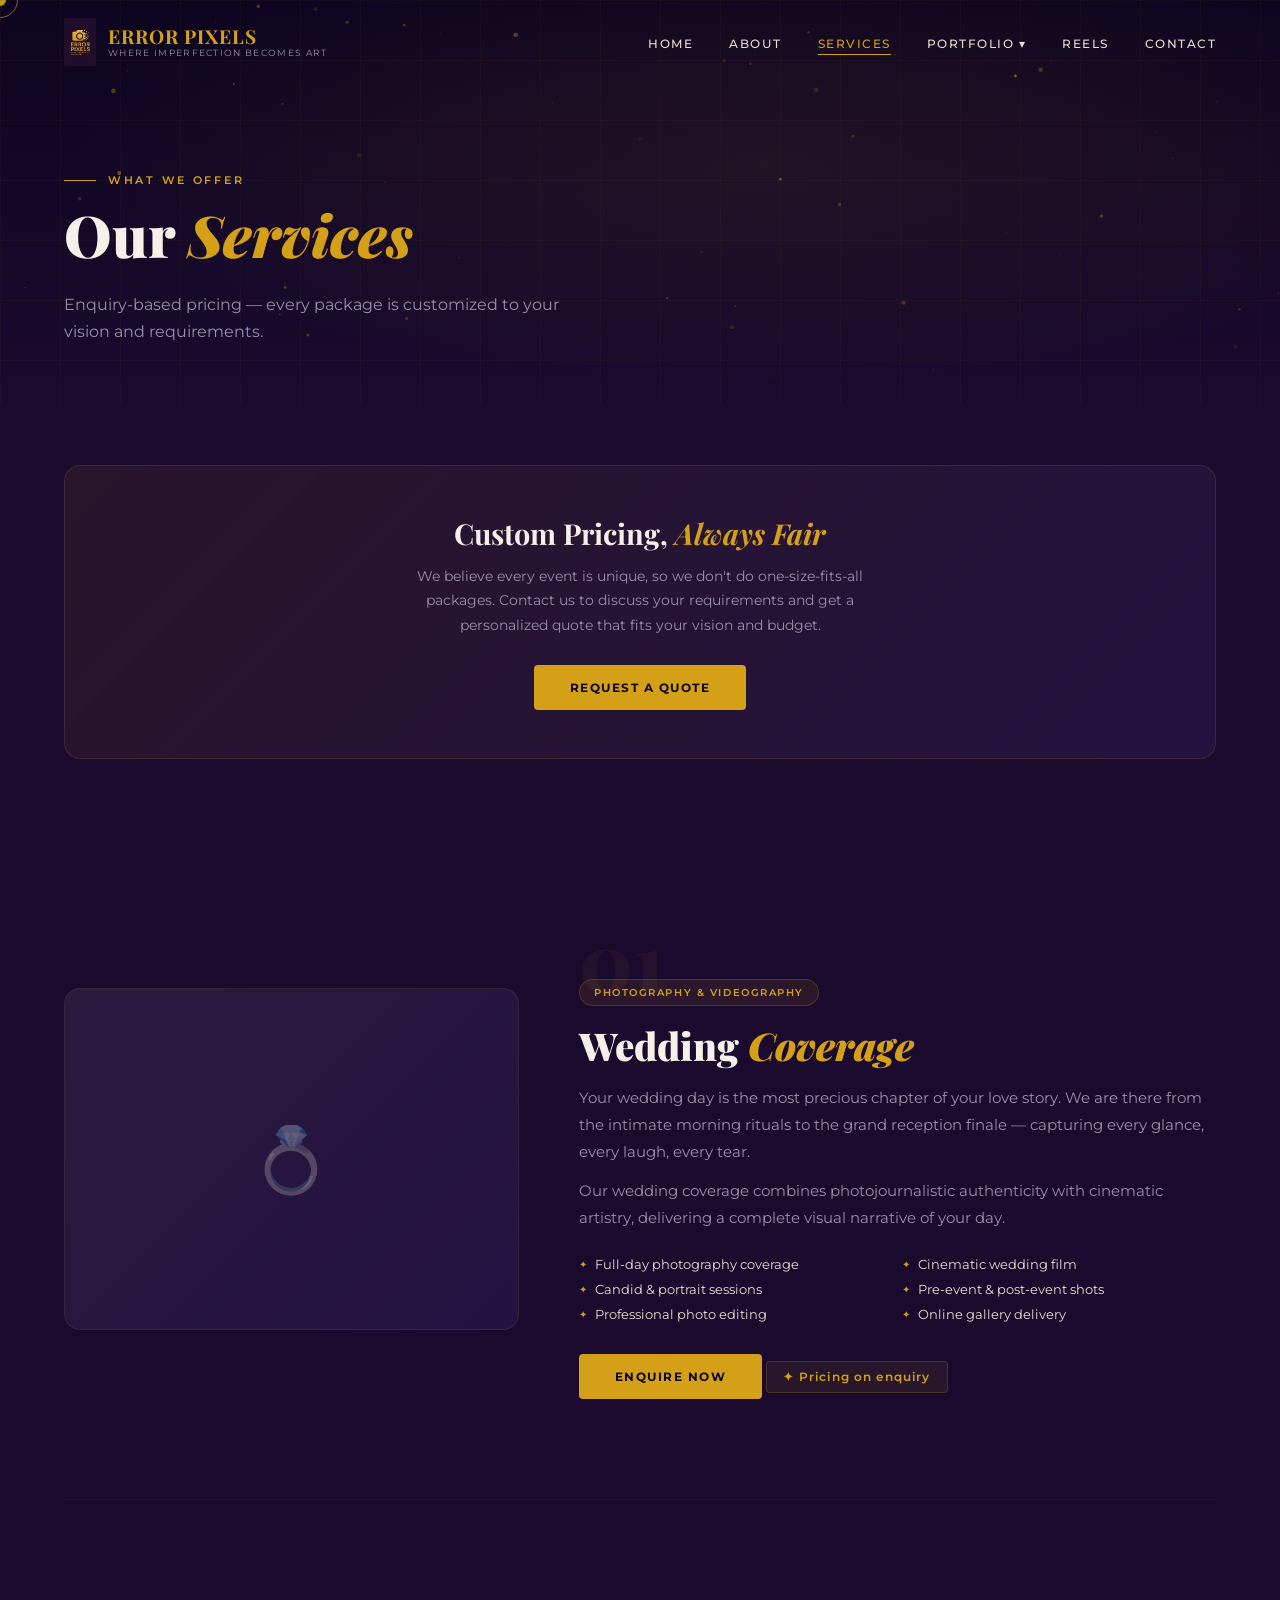
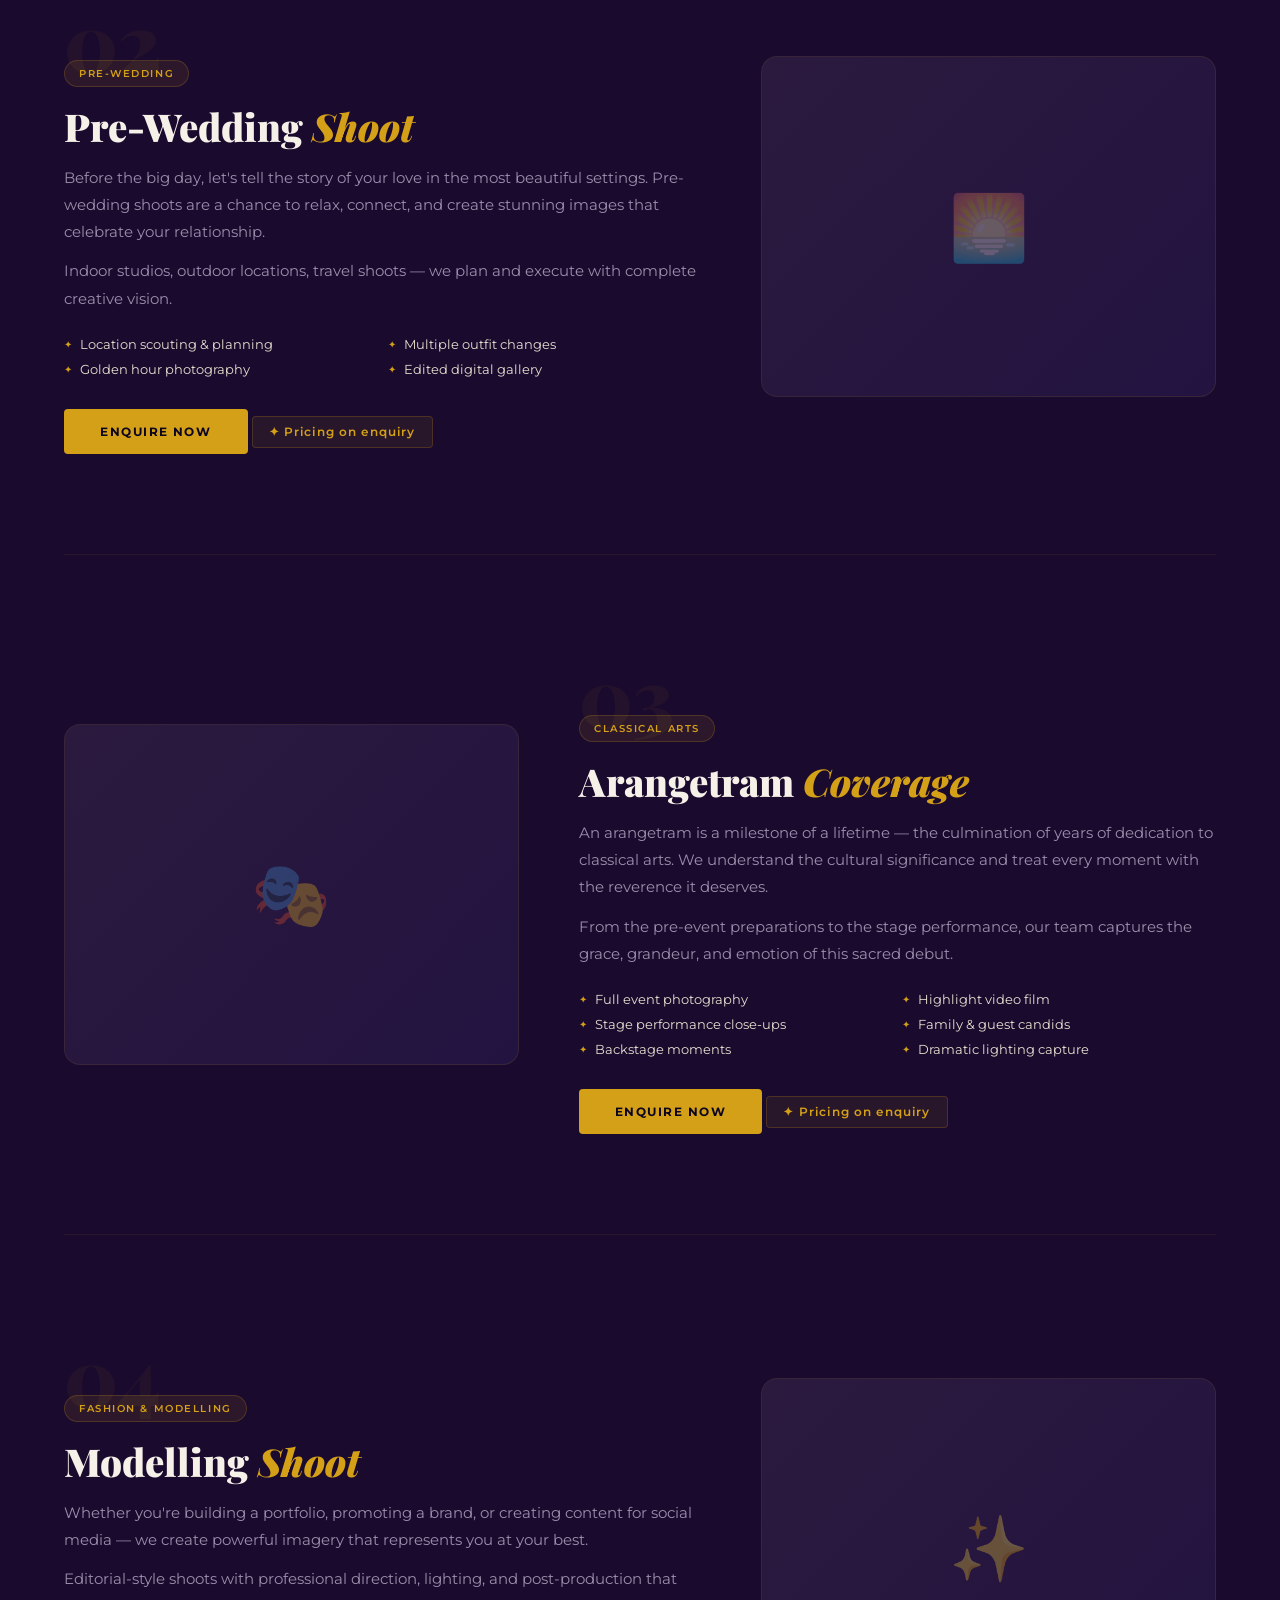
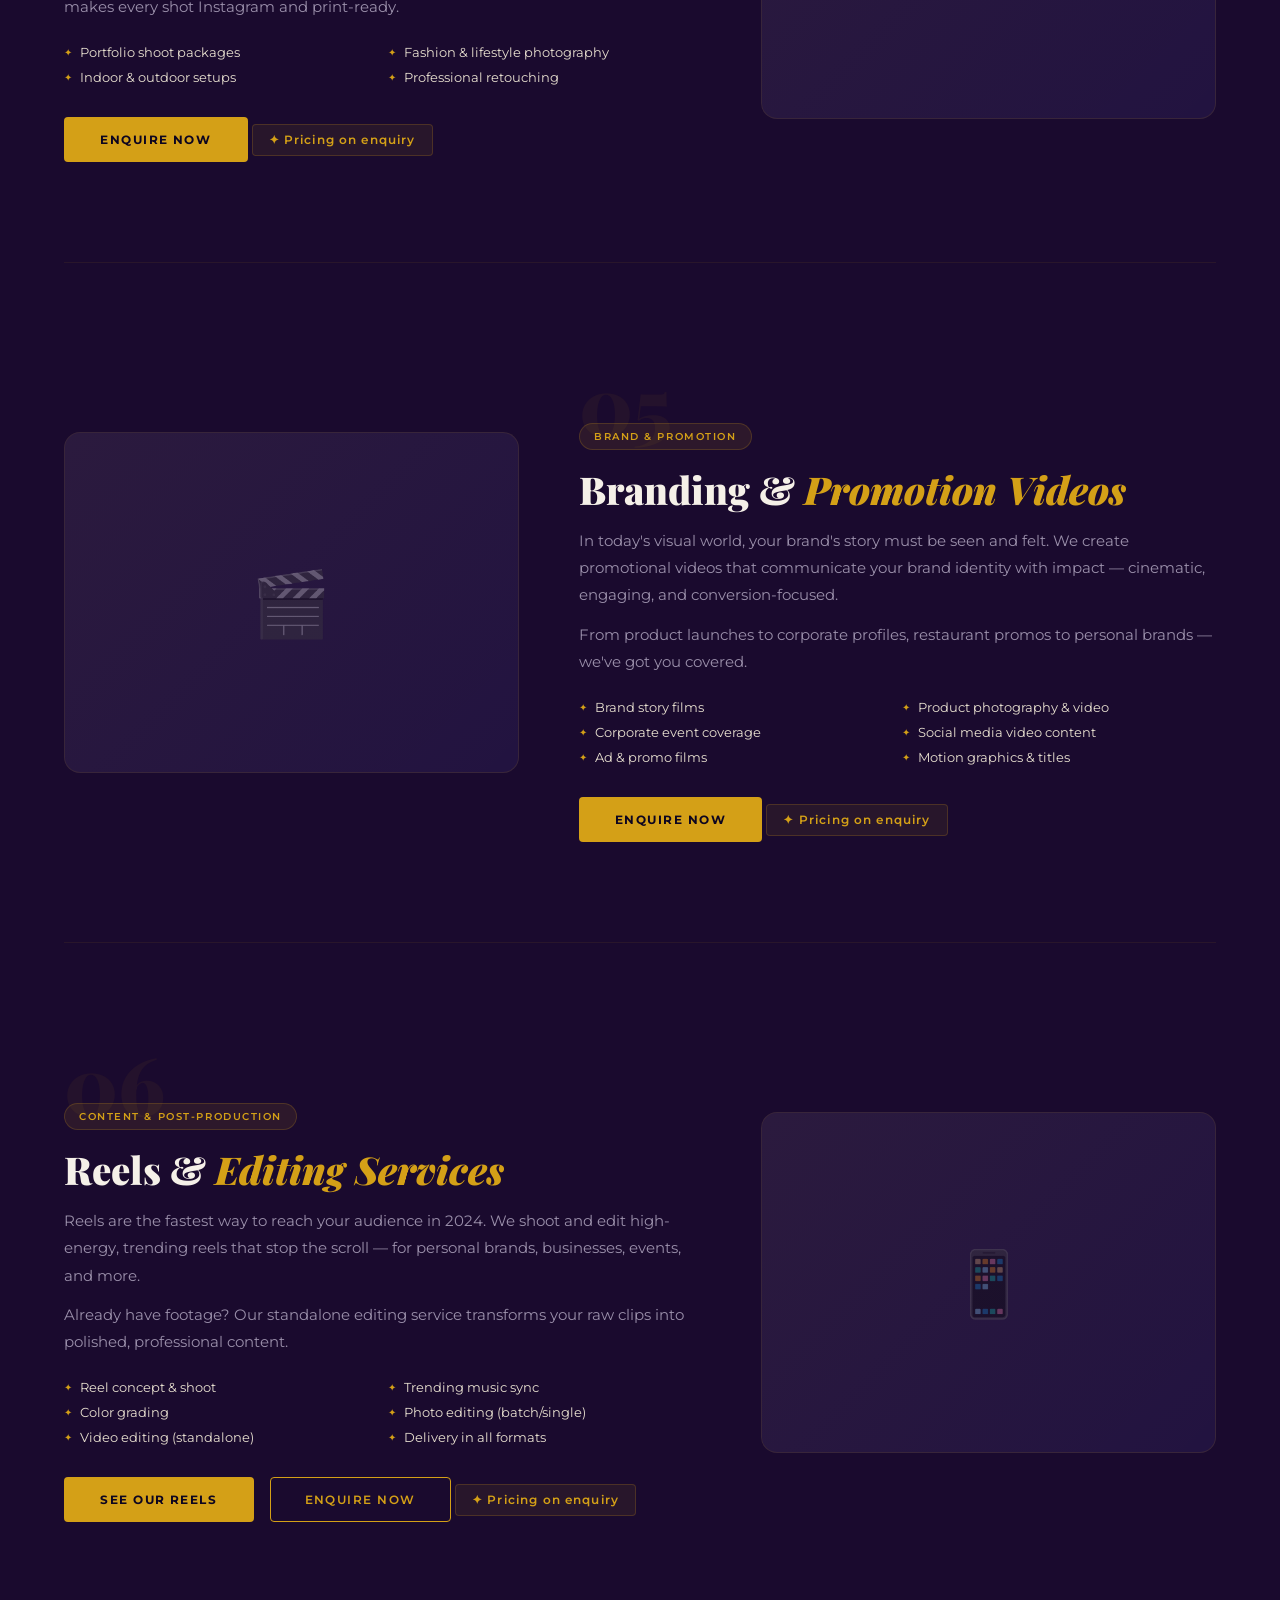
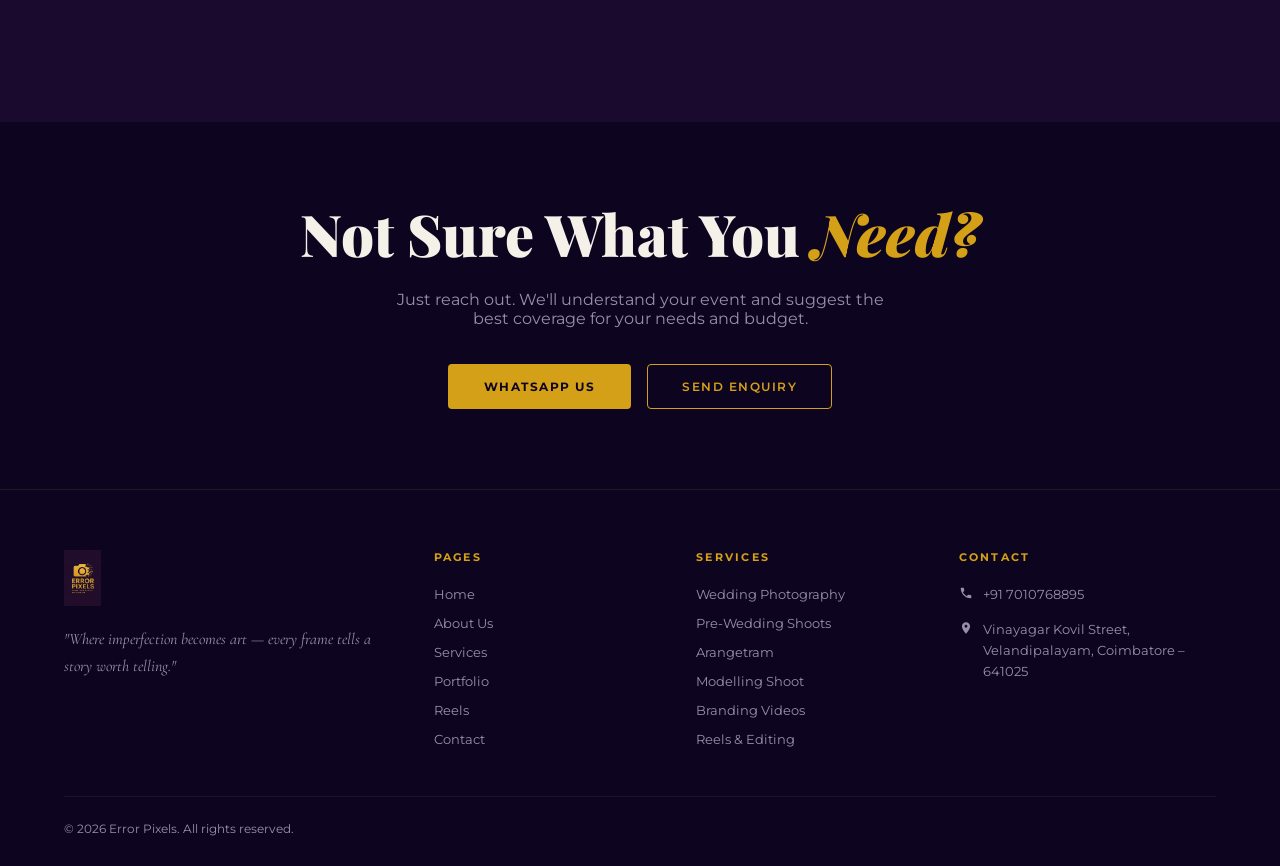
<file: pages/services.html>
<!DOCTYPE html>
<html lang="en">
<head>
  <meta charset="UTF-8">
  <meta name="viewport" content="width=device-width, initial-scale=1.0">
  <title>Services | Error Pixels</title>
  <meta name="description" content="Wedding photography, pre-wedding shoots, arangetram, modelling, branding videos, reels and editing services in Coimbatore.">
  <link rel="icon" type="image/png" href="../assets/logo.png">
  <link rel="stylesheet" href="../css/style.css">
  <style>
    .services-list { padding: 100px 5%; }
    .service-full {
      display: grid; grid-template-columns: 1fr 1.4fr;
      gap: 60px; align-items: center;
      margin-bottom: 100px;
      padding-bottom: 100px;
      border-bottom: 1px solid rgba(212,160,23,0.08);
    }
    .service-full:last-child { border-bottom: none; margin-bottom: 0; }
    .service-full.reverse { direction: rtl; }
    .service-full.reverse > * { direction: ltr; }
    .service-visual {
      aspect-ratio: 4/3;
      background: var(--purple-card);
      border-radius: 16px;
      border: 1px solid rgba(212,160,23,0.12);
      display: flex; align-items: center; justify-content: center;
      position: relative; overflow: hidden;
    }
    .service-visual::before {
      content: '';
      position: absolute; inset: 0;
      background: linear-gradient(135deg, rgba(212,160,23,0.05), transparent);
    }
    .service-visual-icon {
      color: rgba(212,160,23,0.3);
      font-size: 4rem;
    }
    .service-number {
      font-family: 'Playfair Display', serif;
      font-size: 5rem;
      font-weight: 900;
      color: rgba(212,160,23,0.06);
      line-height: 1;
      margin-bottom: -20px;
    }
    .service-tag {
      display: inline-block;
      background: rgba(212,160,23,0.1);
      border: 1px solid rgba(212,160,23,0.2);
      color: var(--gold);
      font-size: 0.65rem;
      font-weight: 600;
      letter-spacing: 0.15em;
      text-transform: uppercase;
      padding: 6px 14px;
      border-radius: 50px;
      margin-bottom: 16px;
    }
    .service-full h2 {
      font-family: 'Playfair Display', serif;
      font-size: clamp(1.6rem, 3vw, 2.4rem);
      font-weight: 900;
      color: var(--white);
      margin-bottom: 16px;
      line-height: 1.2;
    }
    .service-full h2 em { color: var(--gold); font-style: italic; }
    .service-full p { font-size: 0.92rem; color: var(--gray); line-height: 1.85; margin-bottom: 12px; }
    .service-includes {
      margin: 24px 0;
      display: grid; grid-template-columns: 1fr 1fr; gap: 10px;
    }
    .service-includes li {
      list-style: none;
      display: flex; align-items: center; gap: 8px;
      font-size: 0.8rem; color: var(--off-white);
    }
    .service-includes li::before {
      content: '✦';
      color: var(--gold);
      font-size: 0.6rem;
      flex-shrink: 0;
    }
    .enquire-chip {
      display: inline-flex; align-items: center; gap: 8px;
      background: rgba(212,160,23,0.08);
      border: 1px solid rgba(212,160,23,0.2);
      color: var(--gold);
      font-size: 0.72rem;
      font-weight: 600;
      letter-spacing: 0.1em;
      padding: 8px 16px;
      border-radius: 4px;
      margin-top: 8px;
      font-family: 'Montserrat', sans-serif;
    }

    .pricing-note {
      background: linear-gradient(135deg, rgba(212,160,23,0.08), rgba(45,27,78,0.5));
      border: 1px solid rgba(212,160,23,0.15);
      border-radius: 16px;
      padding: 48px;
      text-align: center;
      margin: 0 5% 60px;
    }
    .pricing-note h3 {
      font-family: 'Playfair Display', serif;
      font-size: 1.8rem;
      color: var(--white);
      margin-bottom: 12px;
    }
    .pricing-note h3 em { color: var(--gold); font-style: italic; }
    .pricing-note p { color: var(--gray); font-size: 0.9rem; max-width: 500px; margin: 0 auto 28px; line-height: 1.7; }

    @media (max-width: 900px) {
      .service-full { grid-template-columns: 1fr; gap: 32px; }
      .service-full.reverse { direction: ltr; }
      .service-includes { grid-template-columns: 1fr; }
    }
  </style>
</head>
<body>

  <nav class="navbar">
    <a href="../index.html" class="nav-logo">
      <img src="../assets/logo.png" alt="Error Pixels Logo">
      <span class="nav-logo-text">ERROR PIXELS<span class="nav-logo-sub">Where Imperfection Becomes Art</span></span>
    </a>
    <ul class="nav-links">
      <li><a href="../index.html">Home</a></li>
      <li><a href="about.html">About</a></li>
      <li><a href="services.html" class="active">Services</a></li>
      <li class="nav-item"><a href="portfolio.html">Portfolio ▾</a>
        <div class="dropdown">
          <a href="portfolio.html">All Work</a>
          <a href="gallery.html?cat=wedding">Weddings</a>
          <a href="gallery.html?cat=prewedding">Pre-Wedding</a>
          <a href="gallery.html?cat=arangetram">Arangetram</a>
          <a href="gallery.html?cat=modelling">Modelling</a>
          <a href="gallery.html?cat=branding">Branding</a>
        </div>
      </li>
      <li><a href="reels.html">Reels</a></li>
      <li><a href="contact.html">Contact</a></li>
    </ul>
    <button class="hamburger"><span></span><span></span><span></span></button>
  </nav>
  <div class="mobile-menu">
    <a href="../index.html">Home</a><a href="about.html">About</a><a href="services.html">Services</a>
    <a href="portfolio.html">Portfolio</a><a href="reels.html">Reels</a><a href="contact.html">Contact</a>
  </div>

  <div class="page-hero">
    <div class="page-hero-grid"></div>
    <canvas id="particles-canvas" style="position:absolute;inset:0;width:100%;height:100%;pointer-events:none;"></canvas>
    <div class="page-hero-content">
      <div class="section-label">What We Offer</div>
      <h1 class="section-title">Our <span>Services</span></h1>
      <p style="color:var(--gray);font-size:1rem;max-width:500px;line-height:1.7;">Enquiry-based pricing — every package is customized to your vision and requirements.</p>
    </div>
  </div>

  <!-- Pricing Note -->
  <div class="pricing-note reveal" style="margin-top:60px;">
    <h3>Custom Pricing, <em>Always Fair</em></h3>
    <p>We believe every event is unique, so we don't do one-size-fits-all packages. Contact us to discuss your requirements and get a personalized quote that fits your vision and budget.</p>
    <a href="contact.html" class="btn-primary">Request a Quote</a>
  </div>

  <!-- Services -->
  <section class="services-list">

    <!-- Wedding -->
    <div class="service-full">
      <div class="service-visual reveal-left">
        <div class="service-visual-icon">💍</div>
      </div>
      <div class="reveal-right">
        <div class="service-number">01</div>
        <span class="service-tag">Photography & Videography</span>
        <h2>Wedding <em>Coverage</em></h2>
        <p>Your wedding day is the most precious chapter of your love story. We are there from the intimate morning rituals to the grand reception finale — capturing every glance, every laugh, every tear.</p>
        <p>Our wedding coverage combines photojournalistic authenticity with cinematic artistry, delivering a complete visual narrative of your day.</p>
        <ul class="service-includes">
          <li>Full-day photography coverage</li>
          <li>Cinematic wedding film</li>
          <li>Candid & portrait sessions</li>
          <li>Pre-event & post-event shots</li>
          <li>Professional photo editing</li>
          <li>Online gallery delivery</li>
        </ul>
        <a href="contact.html" class="btn-primary" style="margin-top:8px;">Enquire Now</a>
        <div class="enquire-chip">✦ Pricing on enquiry</div>
      </div>
    </div>

    <!-- Pre-Wedding -->
    <div class="service-full reverse">
      <div class="service-visual reveal-right">
        <div class="service-visual-icon">🌅</div>
      </div>
      <div class="reveal-left">
        <div class="service-number">02</div>
        <span class="service-tag">Pre-Wedding</span>
        <h2>Pre-Wedding <em>Shoot</em></h2>
        <p>Before the big day, let's tell the story of your love in the most beautiful settings. Pre-wedding shoots are a chance to relax, connect, and create stunning images that celebrate your relationship.</p>
        <p>Indoor studios, outdoor locations, travel shoots — we plan and execute with complete creative vision.</p>
        <ul class="service-includes">
          <li>Location scouting & planning</li>
          <li>Multiple outfit changes</li>
          <li>Golden hour photography</li>
          <li>Edited digital gallery</li>
        </ul>
        <a href="contact.html" class="btn-primary" style="margin-top:8px;">Enquire Now</a>
        <div class="enquire-chip">✦ Pricing on enquiry</div>
      </div>
    </div>

    <!-- Arangetram -->
    <div class="service-full">
      <div class="service-visual reveal-left">
        <div class="service-visual-icon">🎭</div>
      </div>
      <div class="reveal-right">
        <div class="service-number">03</div>
        <span class="service-tag">Classical Arts</span>
        <h2>Arangetram <em>Coverage</em></h2>
        <p>An arangetram is a milestone of a lifetime — the culmination of years of dedication to classical arts. We understand the cultural significance and treat every moment with the reverence it deserves.</p>
        <p>From the pre-event preparations to the stage performance, our team captures the grace, grandeur, and emotion of this sacred debut.</p>
        <ul class="service-includes">
          <li>Full event photography</li>
          <li>Highlight video film</li>
          <li>Stage performance close-ups</li>
          <li>Family & guest candids</li>
          <li>Backstage moments</li>
          <li>Dramatic lighting capture</li>
        </ul>
        <a href="contact.html" class="btn-primary" style="margin-top:8px;">Enquire Now</a>
        <div class="enquire-chip">✦ Pricing on enquiry</div>
      </div>
    </div>

    <!-- Modelling -->
    <div class="service-full reverse">
      <div class="service-visual reveal-right">
        <div class="service-visual-icon">✨</div>
      </div>
      <div class="reveal-left">
        <div class="service-number">04</div>
        <span class="service-tag">Fashion & Modelling</span>
        <h2>Modelling <em>Shoot</em></h2>
        <p>Whether you're building a portfolio, promoting a brand, or creating content for social media — we create powerful imagery that represents you at your best.</p>
        <p>Editorial-style shoots with professional direction, lighting, and post-production that makes every shot Instagram and print-ready.</p>
        <ul class="service-includes">
          <li>Portfolio shoot packages</li>
          <li>Fashion & lifestyle photography</li>
          <li>Indoor & outdoor setups</li>
          <li>Professional retouching</li>
        </ul>
        <a href="contact.html" class="btn-primary" style="margin-top:8px;">Enquire Now</a>
        <div class="enquire-chip">✦ Pricing on enquiry</div>
      </div>
    </div>

    <!-- Branding -->
    <div class="service-full">
      <div class="service-visual reveal-left">
        <div class="service-visual-icon">🎬</div>
      </div>
      <div class="reveal-right">
        <div class="service-number">05</div>
        <span class="service-tag">Brand & Promotion</span>
        <h2>Branding & <em>Promotion Videos</em></h2>
        <p>In today's visual world, your brand's story must be seen and felt. We create promotional videos that communicate your brand identity with impact — cinematic, engaging, and conversion-focused.</p>
        <p>From product launches to corporate profiles, restaurant promos to personal brands — we've got you covered.</p>
        <ul class="service-includes">
          <li>Brand story films</li>
          <li>Product photography & video</li>
          <li>Corporate event coverage</li>
          <li>Social media video content</li>
          <li>Ad & promo films</li>
          <li>Motion graphics & titles</li>
        </ul>
        <a href="contact.html" class="btn-primary" style="margin-top:8px;">Enquire Now</a>
        <div class="enquire-chip">✦ Pricing on enquiry</div>
      </div>
    </div>

    <!-- Reels & Editing -->
    <div class="service-full reverse">
      <div class="service-visual reveal-right">
        <div class="service-visual-icon">📱</div>
      </div>
      <div class="reveal-left">
        <div class="service-number">06</div>
        <span class="service-tag">Content & Post-Production</span>
        <h2>Reels & <em>Editing Services</em></h2>
        <p>Reels are the fastest way to reach your audience in 2024. We shoot and edit high-energy, trending reels that stop the scroll — for personal brands, businesses, events, and more.</p>
        <p>Already have footage? Our standalone editing service transforms your raw clips into polished, professional content.</p>
        <ul class="service-includes">
          <li>Reel concept & shoot</li>
          <li>Trending music sync</li>
          <li>Color grading</li>
          <li>Photo editing (batch/single)</li>
          <li>Video editing (standalone)</li>
          <li>Delivery in all formats</li>
        </ul>
        <a href="reels.html" class="btn-primary" style="margin-top:8px;">See Our Reels</a>
        <a href="contact.html" class="btn-outline" style="margin-top:8px;margin-left:12px;">Enquire Now</a>
        <div class="enquire-chip">✦ Pricing on enquiry</div>
      </div>
    </div>

  </section>

  <!-- Bottom CTA -->
  <section style="padding:80px 5%;text-align:center;background:var(--dark);">
    <h2 class="section-title reveal">Not Sure What You <span>Need?</span></h2>
    <p style="color:var(--gray);margin-bottom:36px;max-width:500px;margin-left:auto;margin-right:auto;" class="reveal">Just reach out. We'll understand your event and suggest the best coverage for your needs and budget.</p>
    <div style="display:flex;gap:16px;justify-content:center;flex-wrap:wrap;" class="reveal">
      <a href="https://wa.me/917010768895" class="btn-primary" target="_blank" rel="noopener">WhatsApp Us</a>
      <a href="contact.html" class="btn-outline">Send Enquiry</a>
    </div>
  </section>

  <footer>
    <div class="footer-grid">
      <div class="footer-brand"><img src="../assets/logo.png" alt="Error Pixels"><p>"Where imperfection becomes art — every frame tells a story worth telling."</p></div>
      <div class="footer-col"><h4>Pages</h4><ul><li><a href="../index.html">Home</a></li><li><a href="about.html">About Us</a></li><li><a href="services.html">Services</a></li><li><a href="portfolio.html">Portfolio</a></li><li><a href="reels.html">Reels</a></li><li><a href="contact.html">Contact</a></li></ul></div>
      <div class="footer-col"><h4>Services</h4><ul><li><a href="services.html">Wedding Photography</a></li><li><a href="services.html">Pre-Wedding Shoots</a></li><li><a href="services.html">Arangetram</a></li><li><a href="services.html">Modelling Shoot</a></li><li><a href="services.html">Branding Videos</a></li><li><a href="services.html">Reels & Editing</a></li></ul></div>
      <div class="footer-col"><h4>Contact</h4>
        <a class="footer-contact-item" href="tel:+917010768895"><svg width="14" height="14" viewBox="0 0 24 24" fill="currentColor"><path d="M6.62 10.79a15.053 15.053 0 006.59 6.59l2.2-2.2c.27-.27.67-.36 1.02-.24 1.12.37 2.33.57 3.57.57.55 0 1 .45 1 1V20c0 .55-.45 1-1 1-9.39 0-17-7.61-17-17 0-.55.45-1 1-1h3.5c.55 0 1 .45 1 1 0 1.25.2 2.45.57 3.57.11.35.03.74-.25 1.02l-2.2 2.2z"/></svg>+91 7010768895</a>
        <div class="footer-contact-item" style="cursor:default;"><svg width="14" height="14" viewBox="0 0 24 24" fill="currentColor"><path d="M12 2C8.13 2 5 5.13 5 9c0 5.25 7 13 7 13s7-7.75 7-13c0-3.87-3.13-7-7-7zm0 9.5c-1.38 0-2.5-1.12-2.5-2.5s1.12-2.5 2.5-2.5 2.5 1.12 2.5 2.5-1.12 2.5-2.5 2.5z"/></svg>Vinayagar Kovil Street, Velandipalayam, Coimbatore – 641025</div>
      </div>
    </div>
    <div class="footer-bottom"><p>© <span id="year"></span> Error Pixels. All rights reserved.</p></div>
  </footer>

  <script src="../js/main.js"></script>
  <script>document.getElementById('year').textContent = new Date().getFullYear();</script>
</body>
</html>
</file>
<file: css/style.css>
@import url('https://fonts.googleapis.com/css2?family=Playfair+Display:wght@400;700;900&family=Montserrat:wght@300;400;500;600;700&family=Cormorant+Garamond:ital,wght@0,300;0,400;1,300;1,400&display=swap');

:root {
  --gold: #D4A017;
  --gold-light: #F0C040;
  --gold-dark: #A07810;
  --deep-purple: #1A0A2E;
  --purple-mid: #2D1B4E;
  --purple-card: #221340;
  --white: #F5F0E8;
  --off-white: #E8E0D0;
  --gray: #9A8FAA;
  --dark: #0D0520;
  --transition: all 0.4s cubic-bezier(0.25, 0.46, 0.45, 0.94);
}

*, *::before, *::after { margin: 0; padding: 0; box-sizing: border-box; }

html { scroll-behavior: smooth; font-size: 16px; }

body {
  background: var(--deep-purple);
  color: var(--white);
  font-family: 'Montserrat', sans-serif;
  overflow-x: hidden;
  cursor: none;
}

/* ── Custom Cursor ── */
.cursor {
  width: 12px; height: 12px;
  background: var(--gold);
  border-radius: 50%;
  position: fixed; top: 0; left: 0;
  pointer-events: none; z-index: 99999;
  transform: translate(-50%, -50%);
  transition: transform 0.1s ease, width 0.3s ease, height 0.3s ease, background 0.3s ease;
  mix-blend-mode: difference;
}
.cursor-follower {
  width: 36px; height: 36px;
  border: 1.5px solid var(--gold);
  border-radius: 50%;
  position: fixed; top: 0; left: 0;
  pointer-events: none; z-index: 99998;
  transform: translate(-50%, -50%);
  transition: transform 0.18s ease, width 0.3s ease, height 0.3s ease, opacity 0.3s ease;
  opacity: 0.6;
}
.cursor.hovered { width: 20px; height: 20px; }
.cursor-follower.hovered { width: 56px; height: 56px; opacity: 0.3; }

/* ── Floating CTA Bar ── */
.floating-cta {
  position: fixed; bottom: 28px; right: 28px;
  display: flex; flex-direction: column; gap: 12px;
  z-index: 9999;
  animation: fadeInUp 1s 0.5s both;
}
.cta-btn {
  display: flex; align-items: center; gap: 10px;
  padding: 13px 20px;
  border-radius: 50px;
  text-decoration: none;
  font-family: 'Montserrat', sans-serif;
  font-weight: 600; font-size: 0.82rem;
  letter-spacing: 0.06em;
  transition: var(--transition);
  box-shadow: 0 8px 32px rgba(0,0,0,0.4);
  white-space: nowrap;
}
.cta-btn.whatsapp {
  background: #25D366;
  color: #fff;
}
.cta-btn.call {
  background: var(--gold);
  color: var(--dark);
}
.cta-btn:hover { transform: translateY(-3px) scale(1.04); box-shadow: 0 14px 40px rgba(0,0,0,0.5); }
.cta-btn svg { flex-shrink: 0; }

/* ── Navbar ── */
.navbar {
  position: fixed; top: 0; left: 0; right: 0;
  z-index: 1000;
  padding: 18px 5%;
  display: flex; align-items: center; justify-content: space-between;
  transition: var(--transition);
  backdrop-filter: blur(0px);
}
.navbar.scrolled {
  background: rgba(13, 5, 32, 0.92);
  backdrop-filter: blur(18px);
  border-bottom: 1px solid rgba(212, 160, 23, 0.15);
  padding: 12px 5%;
}
.nav-logo {
  display: flex; align-items: center; gap: 12px;
  text-decoration: none;
}
.nav-logo img { height: 48px; width: auto; }
.nav-logo-text {
  font-family: 'Playfair Display', serif;
  font-size: 1.2rem;
  font-weight: 700;
  color: var(--gold);
  letter-spacing: 0.05em;
  line-height: 1.2;
}
.nav-logo-sub {
  font-family: 'Montserrat', sans-serif;
  font-size: 0.55rem;
  font-weight: 400;
  color: var(--gray);
  letter-spacing: 0.15em;
  text-transform: uppercase;
  display: block;
}
.nav-links {
  display: flex; align-items: center; gap: 36px;
  list-style: none;
}
.nav-links a {
  color: var(--off-white);
  text-decoration: none;
  font-size: 0.78rem;
  font-weight: 500;
  letter-spacing: 0.12em;
  text-transform: uppercase;
  position: relative;
  transition: color 0.3s ease;
  padding-bottom: 4px;
}
.nav-links a::after {
  content: '';
  position: absolute; bottom: 0; left: 0;
  width: 0; height: 1px;
  background: var(--gold);
  transition: width 0.35s ease;
}
.nav-links a:hover, .nav-links a.active { color: var(--gold); }
.nav-links a:hover::after, .nav-links a.active::after { width: 100%; }

/* Dropdown */
.nav-item { position: relative; }
.dropdown {
  position: absolute; top: calc(100% + 16px); left: 50%;
  transform: translateX(-50%) translateY(8px);
  background: rgba(13, 5, 32, 0.97);
  border: 1px solid rgba(212, 160, 23, 0.2);
  border-radius: 8px;
  padding: 10px 0;
  min-width: 200px;
  opacity: 0; pointer-events: none;
  transition: var(--transition);
  backdrop-filter: blur(20px);
}
.nav-item:hover .dropdown { opacity: 1; pointer-events: all; transform: translateX(-50%) translateY(0); }
.dropdown a {
  display: block;
  padding: 10px 20px;
  font-size: 0.76rem;
  letter-spacing: 0.08em;
  text-transform: uppercase;
  color: var(--off-white) !important;
  transition: var(--transition);
}
.dropdown a:hover { color: var(--gold) !important; background: rgba(212,160,23,0.08); padding-left: 28px; }
.dropdown a::after { display: none !important; }

/* Hamburger */
.hamburger {
  display: none;
  flex-direction: column; gap: 5px;
  cursor: pointer; padding: 6px;
  background: none; border: none;
}
.hamburger span {
  display: block; width: 26px; height: 2px;
  background: var(--gold);
  transition: var(--transition);
  transform-origin: center;
}
.hamburger.open span:nth-child(1) { transform: rotate(45deg) translate(5px, 5px); }
.hamburger.open span:nth-child(2) { opacity: 0; transform: translateX(-10px); }
.hamburger.open span:nth-child(3) { transform: rotate(-45deg) translate(5px, -5px); }

.mobile-menu {
  display: none;
  position: fixed; inset: 0;
  background: rgba(10, 3, 22, 0.98);
  z-index: 999;
  flex-direction: column; align-items: center; justify-content: center;
  gap: 36px;
  backdrop-filter: blur(20px);
}
.mobile-menu.open { display: flex; }
.mobile-menu a {
  color: var(--white);
  text-decoration: none;
  font-family: 'Playfair Display', serif;
  font-size: 2rem;
  font-weight: 700;
  transition: color 0.3s;
}
.mobile-menu a:hover { color: var(--gold); }

/* ── Section Basics ── */
section { position: relative; overflow: hidden; }

.section-label {
  font-size: 0.68rem;
  font-weight: 600;
  letter-spacing: 0.25em;
  text-transform: uppercase;
  color: var(--gold);
  display: flex; align-items: center; gap: 12px;
  margin-bottom: 16px;
}
.section-label::before {
  content: '';
  width: 32px; height: 1px;
  background: var(--gold);
}

.section-title {
  font-family: 'Playfair Display', serif;
  font-size: clamp(2rem, 5vw, 3.6rem);
  font-weight: 900;
  line-height: 1.1;
  color: var(--white);
  margin-bottom: 24px;
}
.section-title span { color: var(--gold); font-style: italic; }

.section-body {
  font-size: 0.95rem;
  line-height: 1.9;
  color: var(--gray);
  max-width: 600px;
}

/* Gold divider */
.gold-divider {
  width: 60px; height: 2px;
  background: linear-gradient(90deg, var(--gold), transparent);
  margin: 24px 0;
}

/* ── Buttons ── */
.btn-primary {
  display: inline-flex; align-items: center; gap: 10px;
  padding: 15px 36px;
  background: var(--gold);
  color: var(--dark);
  border: none; border-radius: 4px;
  font-family: 'Montserrat', sans-serif;
  font-weight: 700; font-size: 0.78rem;
  letter-spacing: 0.12em;
  text-transform: uppercase;
  text-decoration: none;
  cursor: pointer;
  transition: var(--transition);
  position: relative; overflow: hidden;
}
.btn-primary::before {
  content: '';
  position: absolute; inset: 0;
  background: linear-gradient(135deg, rgba(255,255,255,0.2), transparent);
  opacity: 0;
  transition: opacity 0.3s;
}
.btn-primary:hover { transform: translateY(-3px); box-shadow: 0 16px 48px rgba(212,160,23,0.35); }
.btn-primary:hover::before { opacity: 1; }

.btn-outline {
  display: inline-flex; align-items: center; gap: 10px;
  padding: 14px 34px;
  background: transparent;
  color: var(--gold);
  border: 1px solid var(--gold);
  border-radius: 4px;
  font-family: 'Montserrat', sans-serif;
  font-weight: 600; font-size: 0.78rem;
  letter-spacing: 0.12em;
  text-transform: uppercase;
  text-decoration: none;
  cursor: pointer;
  transition: var(--transition);
}
.btn-outline:hover { background: var(--gold); color: var(--dark); transform: translateY(-3px); }

/* ── Scroll Reveal ── */
.reveal {
  opacity: 0;
  transform: translateY(40px);
  transition: opacity 0.8s ease, transform 0.8s ease;
}
.reveal.visible { opacity: 1; transform: translateY(0); }
.reveal-left { opacity: 0; transform: translateX(-40px); transition: opacity 0.8s ease, transform 0.8s ease; }
.reveal-left.visible { opacity: 1; transform: translateX(0); }
.reveal-right { opacity: 0; transform: translateX(40px); transition: opacity 0.8s ease, transform 0.8s ease; }
.reveal-right.visible { opacity: 1; transform: translateX(0); }

/* ── Page Hero (inner pages) ── */
.page-hero {
  min-height: 45vh;
  display: flex; align-items: flex-end;
  padding: 120px 5% 60px;
  background: linear-gradient(180deg, var(--dark) 0%, var(--deep-purple) 100%);
  position: relative;
  overflow: hidden;
}
.page-hero::before {
  content: '';
  position: absolute; inset: 0;
  background: radial-gradient(ellipse at 60% 40%, rgba(212,160,23,0.08) 0%, transparent 65%);
}
.page-hero-grid {
  position: absolute; inset: 0;
  background-image: linear-gradient(rgba(212,160,23,0.04) 1px, transparent 1px),
                    linear-gradient(90deg, rgba(212,160,23,0.04) 1px, transparent 1px);
  background-size: 60px 60px;
}
.page-hero-content { position: relative; z-index: 1; }

/* ── Footer ── */
footer {
  background: var(--dark);
  border-top: 1px solid rgba(212,160,23,0.12);
  padding: 60px 5% 30px;
}
.footer-grid {
  display: grid;
  grid-template-columns: 1.5fr 1fr 1fr 1.2fr;
  gap: 48px;
  margin-bottom: 48px;
}
.footer-brand img { height: 56px; margin-bottom: 16px; }
.footer-brand p {
  font-family: 'Cormorant Garamond', serif;
  font-size: 1rem;
  font-style: italic;
  color: var(--gray);
  line-height: 1.7;
}
.footer-col h4 {
  font-size: 0.7rem;
  font-weight: 700;
  letter-spacing: 0.2em;
  text-transform: uppercase;
  color: var(--gold);
  margin-bottom: 20px;
}
.footer-col ul { list-style: none; display: flex; flex-direction: column; gap: 10px; }
.footer-col ul a {
  color: var(--gray);
  text-decoration: none;
  font-size: 0.83rem;
  transition: color 0.3s;
}
.footer-col ul a:hover { color: var(--gold); }
.footer-contact-item {
  display: flex; align-items: flex-start; gap: 10px;
  color: var(--gray);
  font-size: 0.83rem;
  line-height: 1.6;
  margin-bottom: 14px;
  text-decoration: none;
  transition: color 0.3s;
}
.footer-contact-item:hover { color: var(--gold); }
.footer-contact-item svg { flex-shrink: 0; margin-top: 2px; }
.footer-bottom {
  border-top: 1px solid rgba(255,255,255,0.06);
  padding-top: 24px;
  display: flex; align-items: center; justify-content: space-between;
  flex-wrap: wrap; gap: 12px;
}
.footer-bottom p { color: var(--gray); font-size: 0.75rem; }
.social-links { display: flex; gap: 16px; }
.social-links a {
  width: 36px; height: 36px;
  border: 1px solid rgba(212,160,23,0.25);
  border-radius: 50%;
  display: flex; align-items: center; justify-content: center;
  color: var(--gray);
  text-decoration: none;
  transition: var(--transition);
}
.social-links a:hover { border-color: var(--gold); color: var(--gold); background: rgba(212,160,23,0.1); }

/* ── Particle Canvas ── */
#particles-canvas {
  position: absolute; inset: 0;
  pointer-events: none;
  z-index: 0;
}

/* ── Keyframes ── */
@keyframes fadeInUp {
  from { opacity: 0; transform: translateY(30px); }
  to { opacity: 1; transform: translateY(0); }
}
@keyframes fadeIn {
  from { opacity: 0; } to { opacity: 1; }
}
@keyframes shimmer {
  0% { background-position: -200% center; }
  100% { background-position: 200% center; }
}
@keyframes float {
  0%, 100% { transform: translateY(0); }
  50% { transform: translateY(-12px); }
}
@keyframes pulse-ring {
  0% { transform: scale(1); opacity: 0.6; }
  100% { transform: scale(1.5); opacity: 0; }
}
@keyframes rotateGold {
  from { transform: rotate(0deg); }
  to { transform: rotate(360deg); }
}

/* ── Responsive ── */
@media (max-width: 900px) {
  .nav-links { display: none; }
  .hamburger { display: flex; }
  .footer-grid { grid-template-columns: 1fr 1fr; }
}
@media (max-width: 600px) {
  .footer-grid { grid-template-columns: 1fr; }
  .floating-cta { bottom: 16px; right: 14px; gap: 8px; }
  .cta-btn { padding: 11px 16px; font-size: 0.75rem; }
}
</file>
